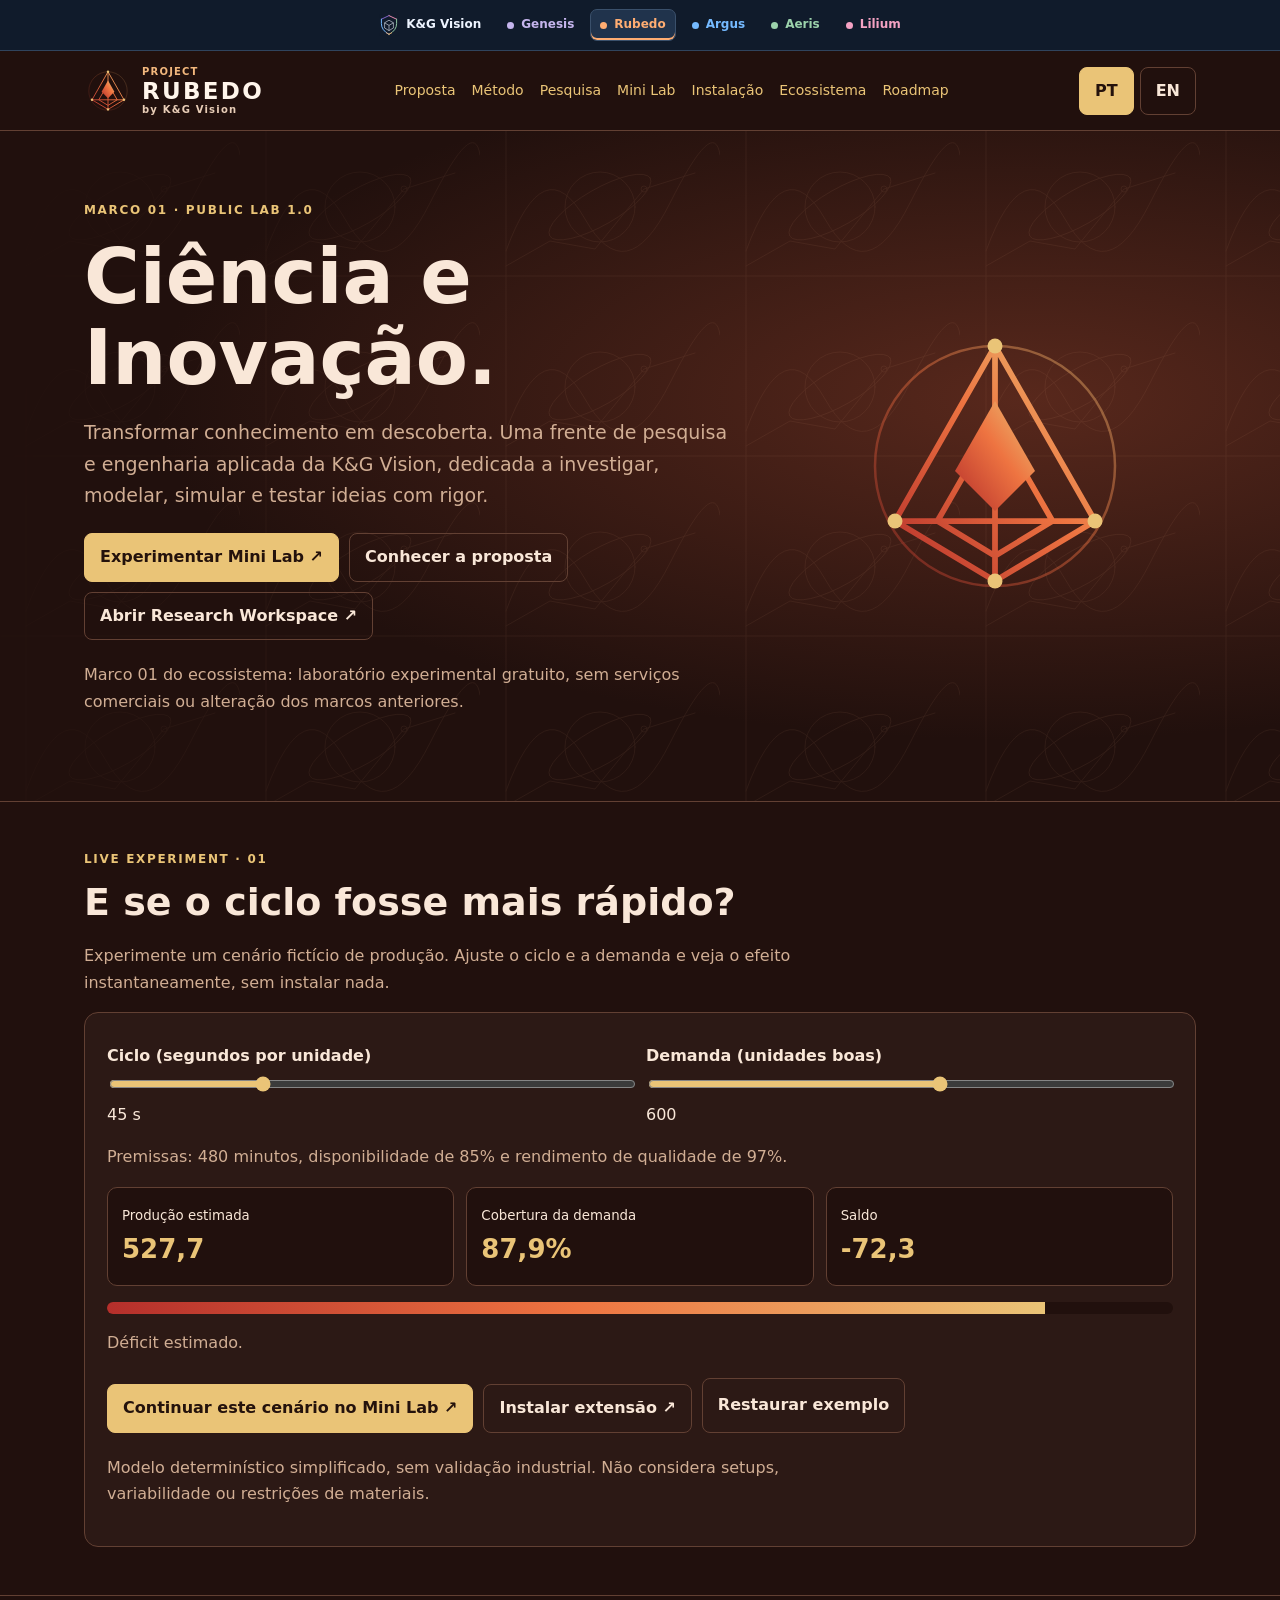
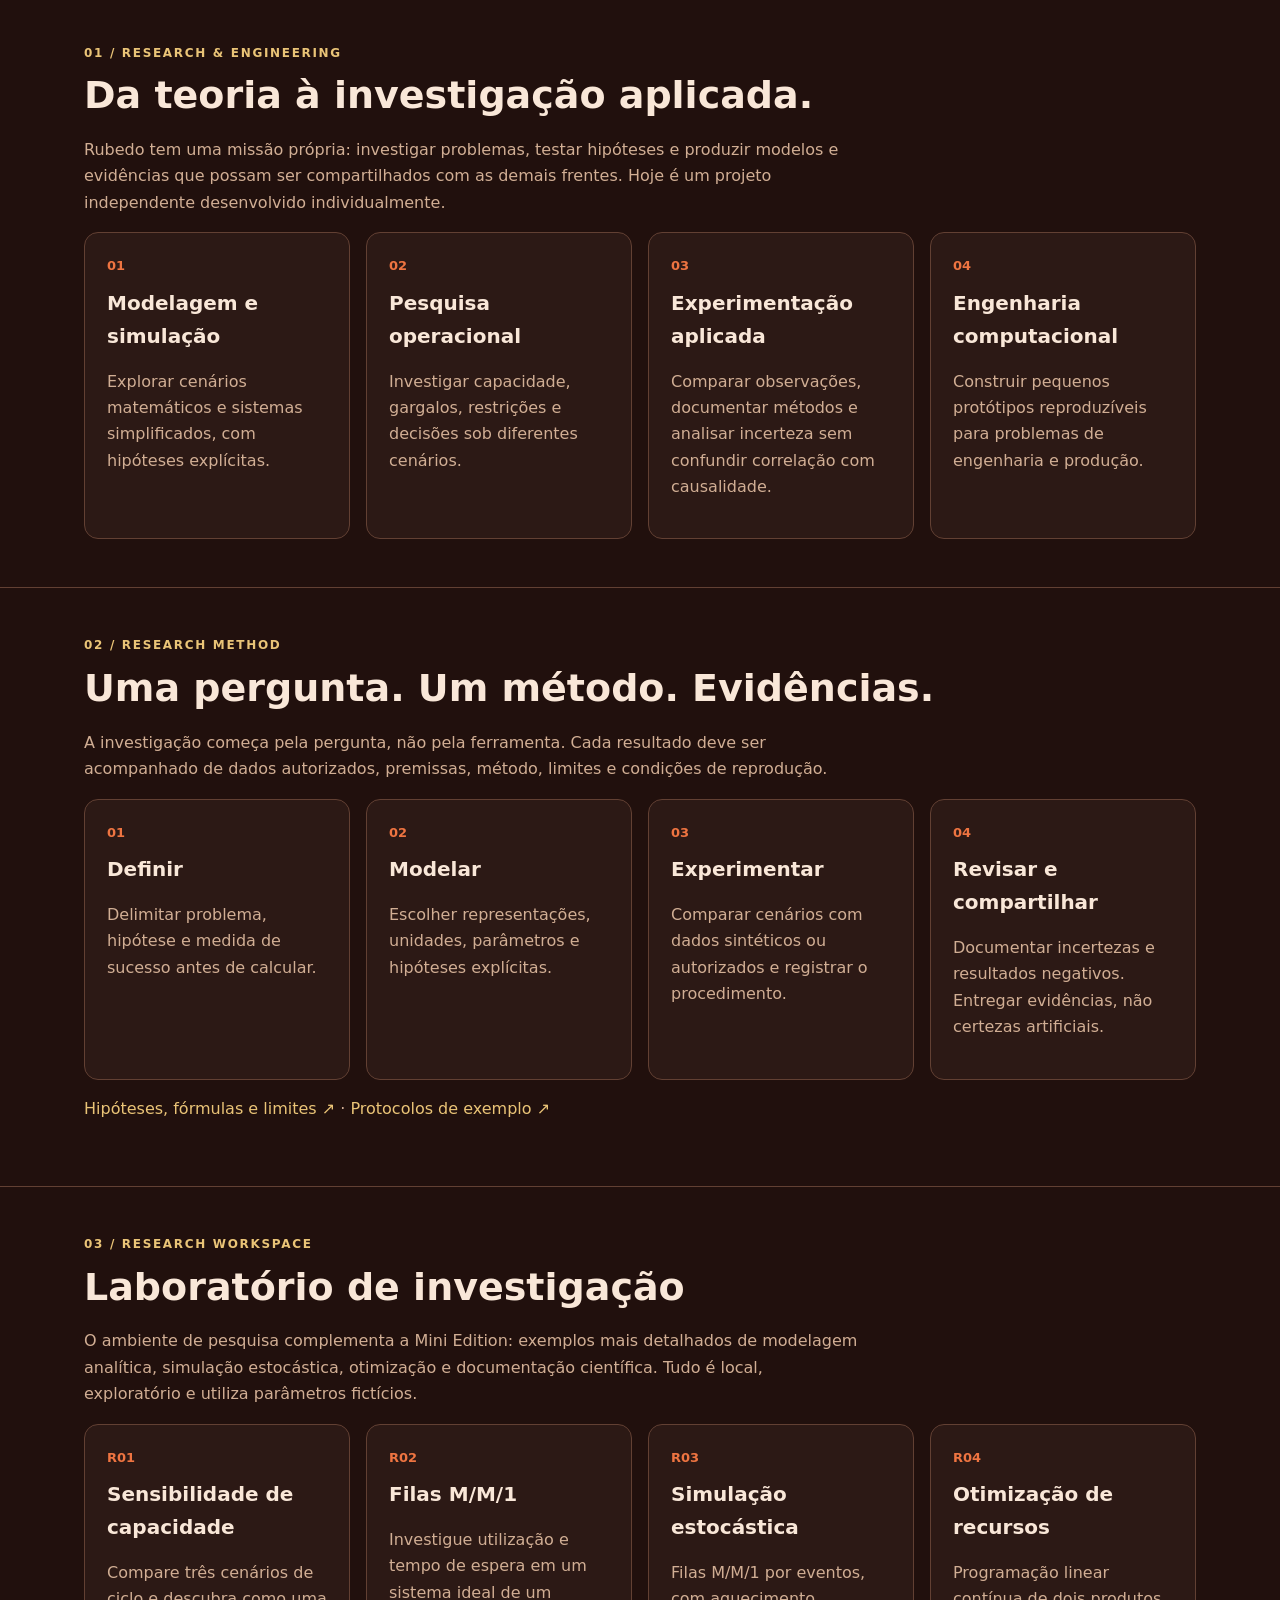
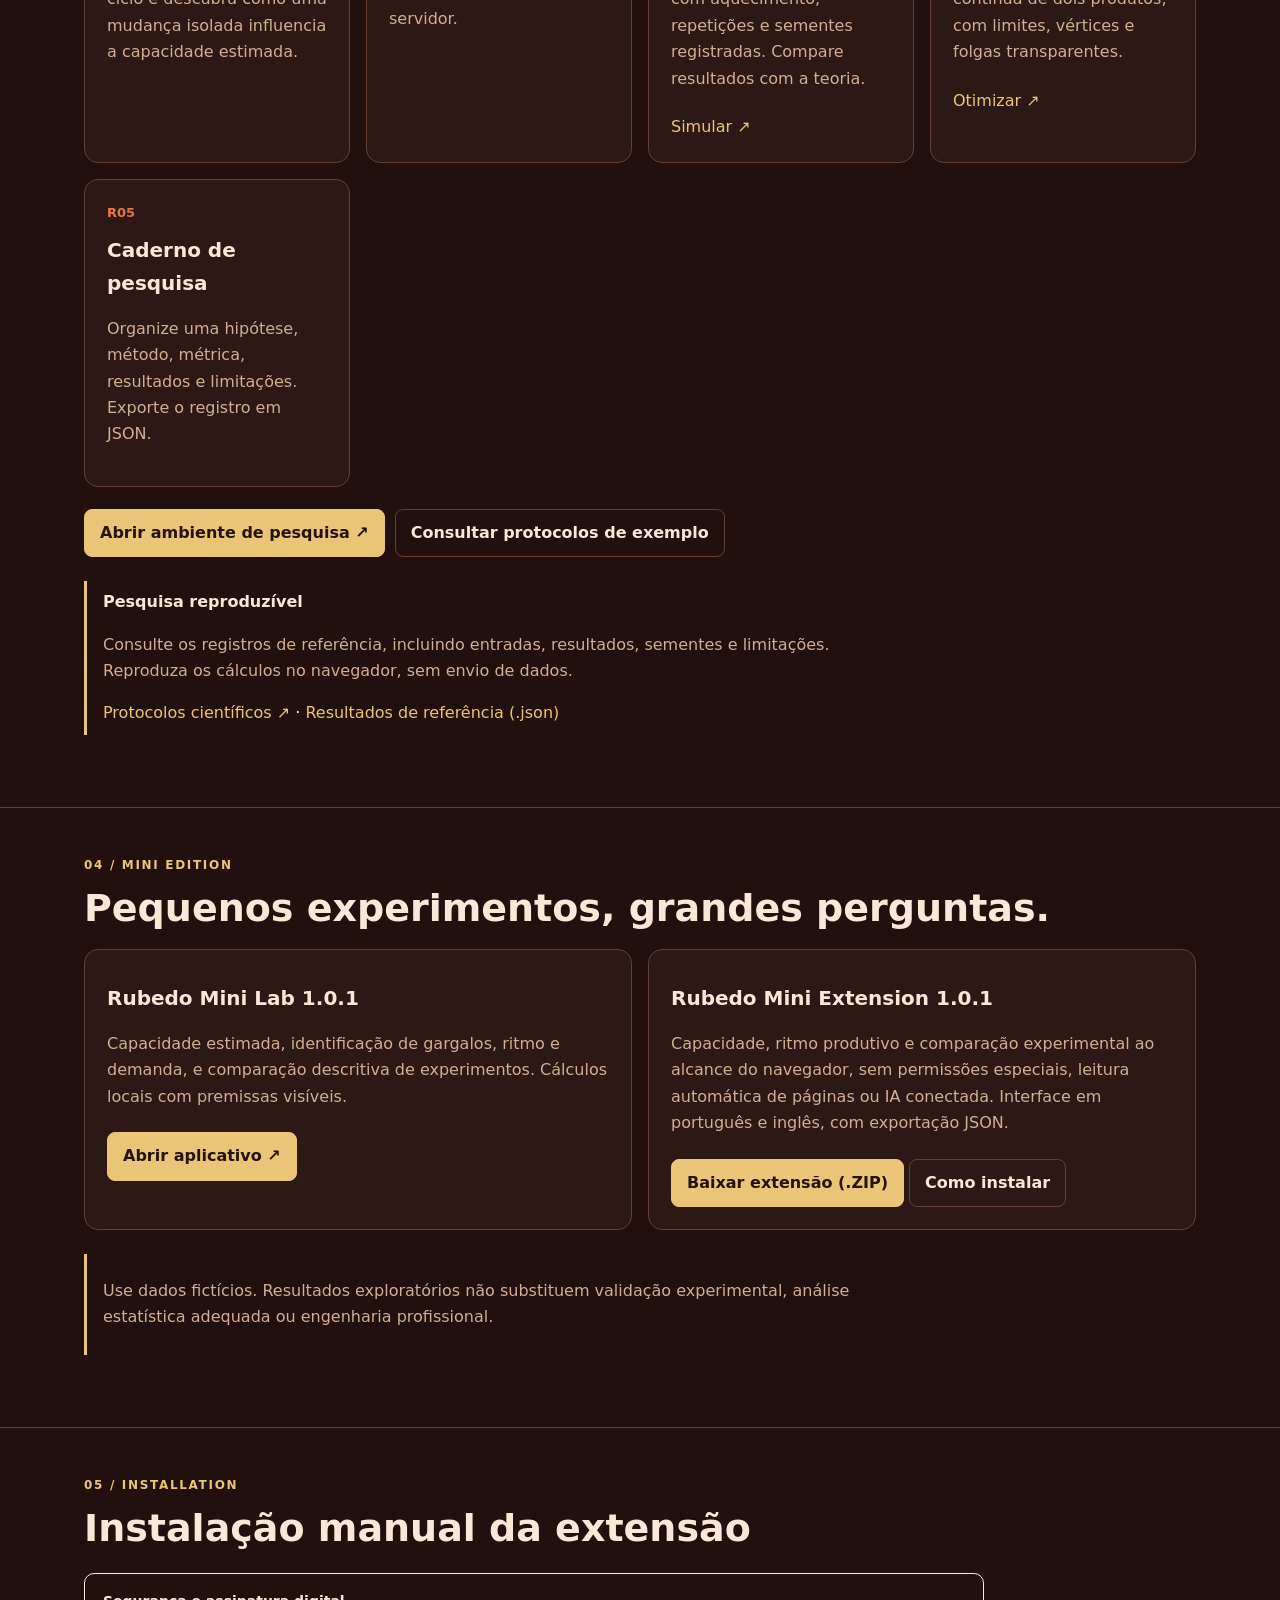
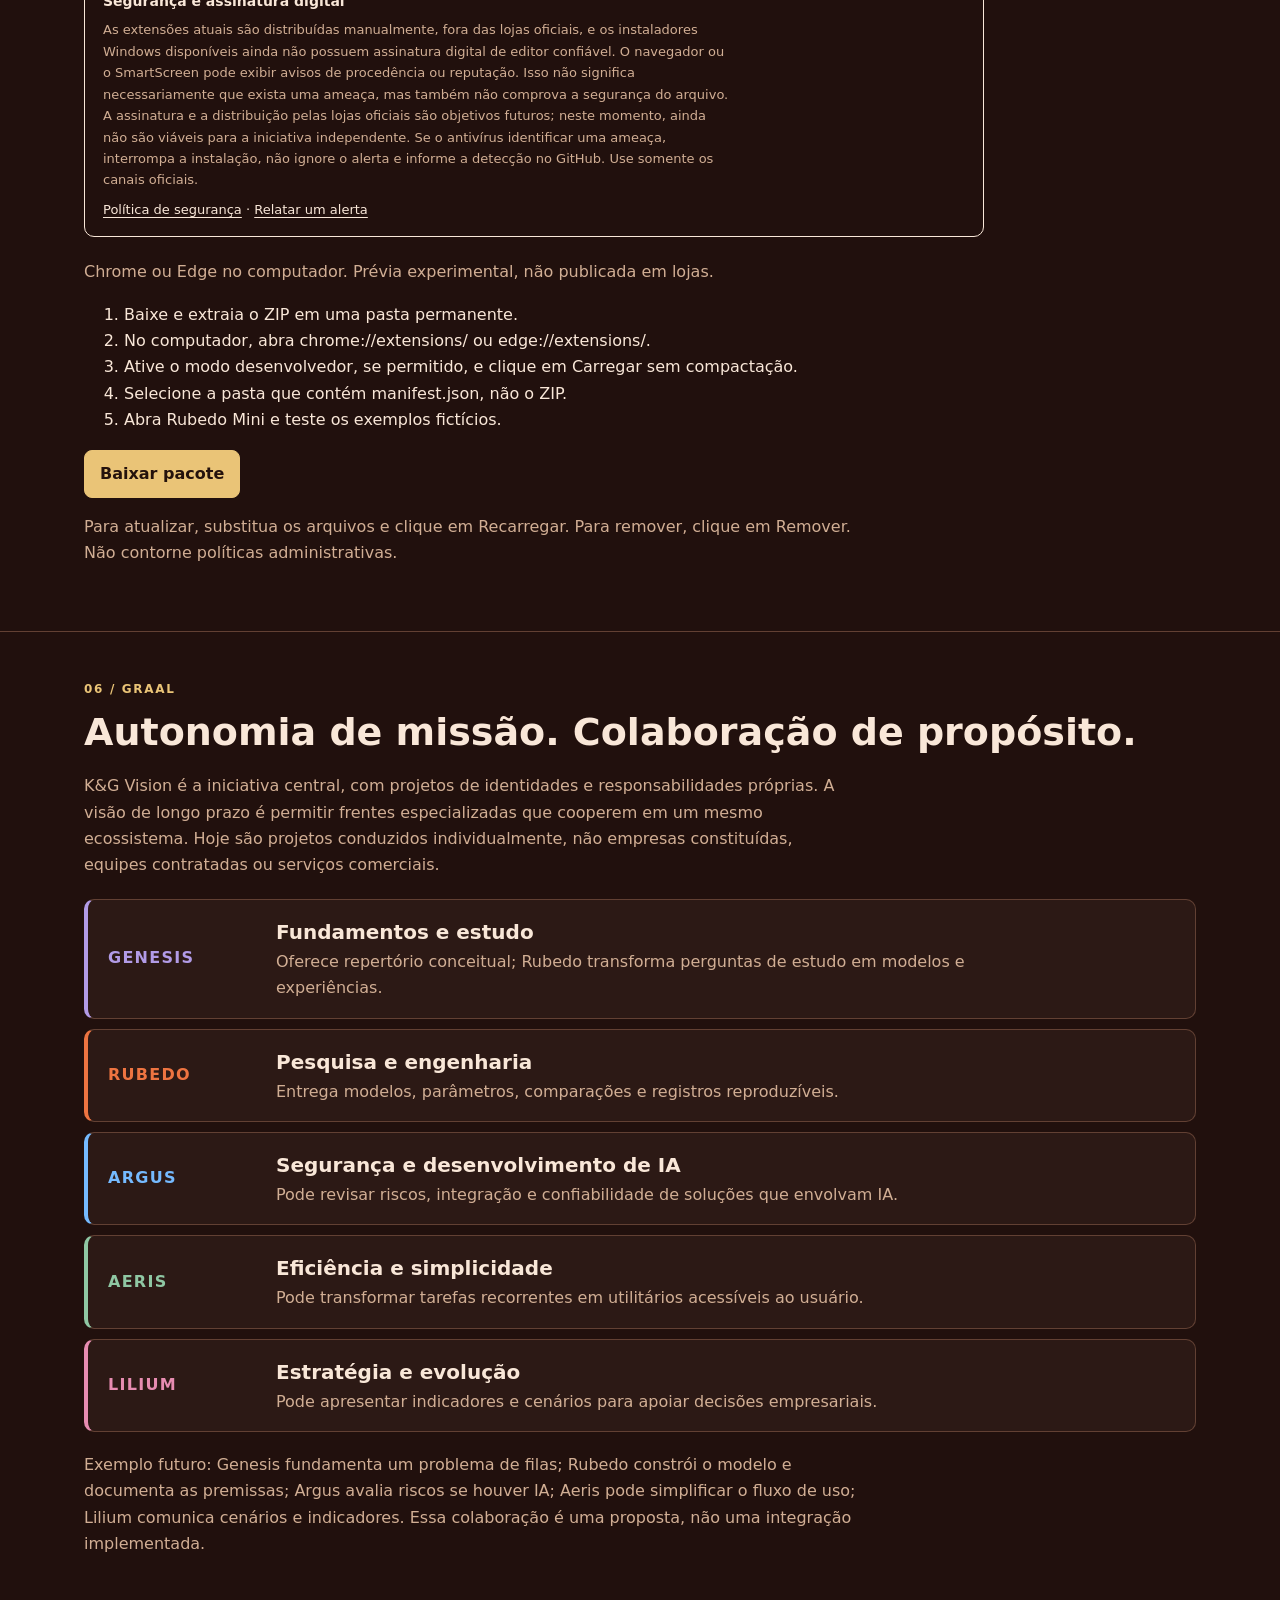
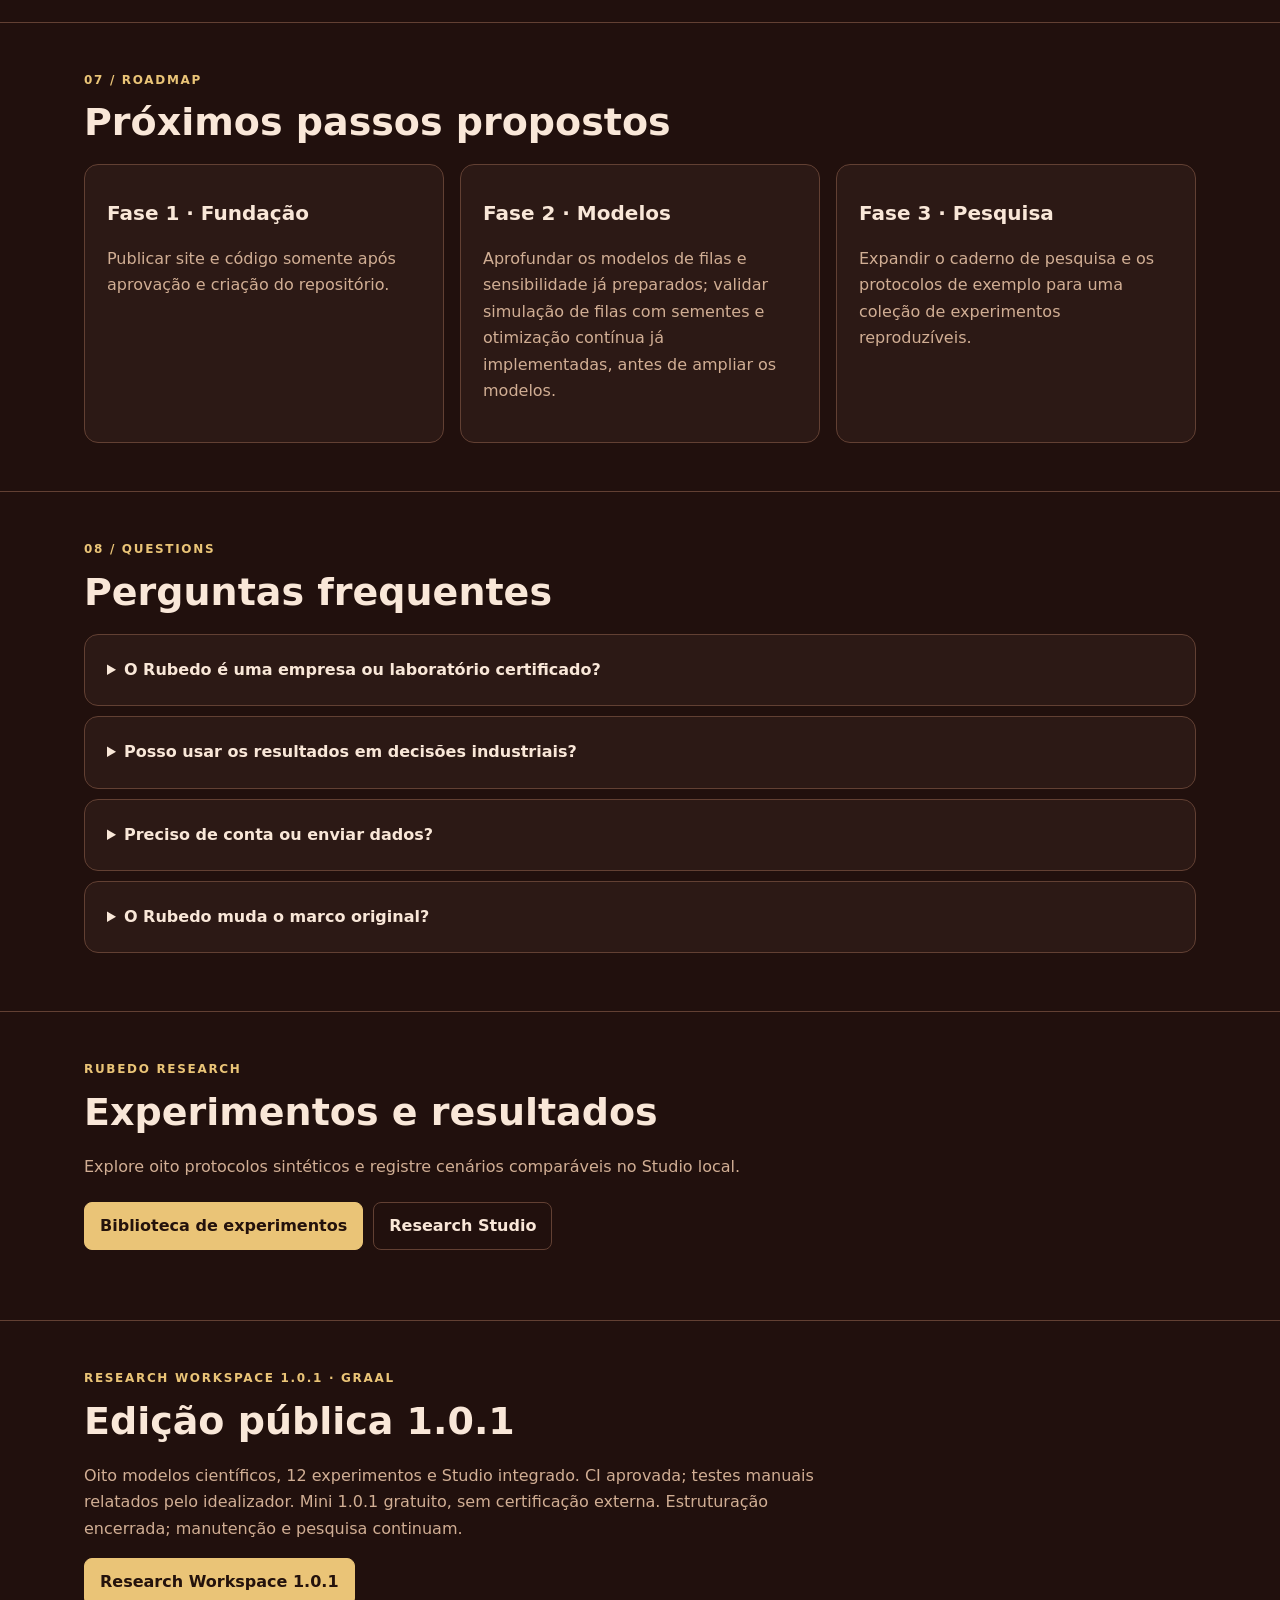
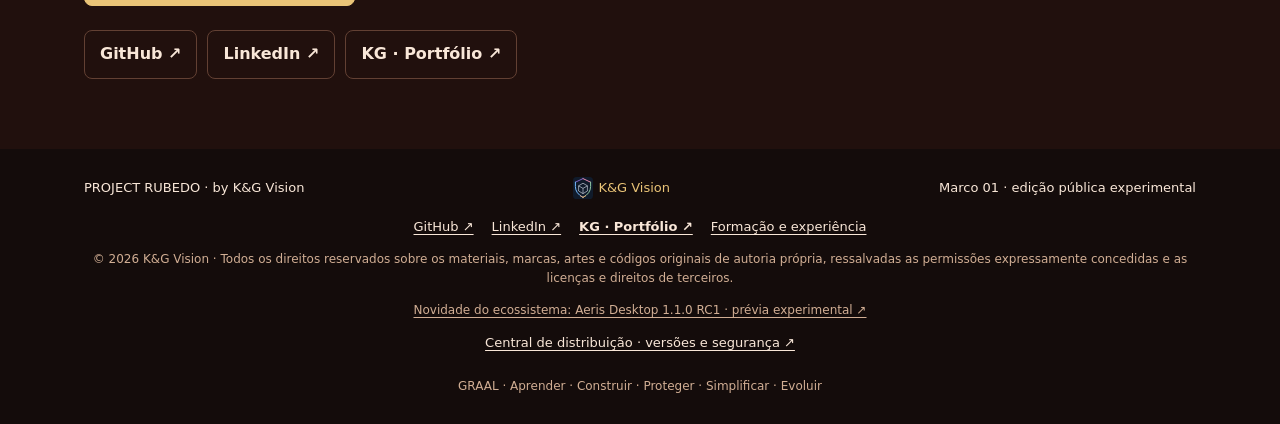
<file: index.html>
<!DOCTYPE html>

<html lang="pt-BR"><head><meta http-equiv="Content-Security-Policy" content="default-src 'self'; script-src 'self'; style-src 'self' 'unsafe-inline'; img-src 'self' data:; connect-src 'none'; object-src 'none'; base-uri 'none'; form-action 'none'; frame-src 'none'; font-src 'self'"><meta name="referrer" content="no-referrer"><meta charset="utf-8"/><meta content="width=device-width,initial-scale=1" name="viewport"/><meta content="Rubedo — iniciativa independente de pesquisa aplicada, simulação e inovação tecnológica." name="description"/><meta content="#21100D" name="theme-color"/><title>Project Rubedo — Ciência e Inovação | K&amp;G Vision</title><link href="assets/rubedo-symbol.svg" rel="icon" type="image/svg+xml"/><link href="assets/site.css" rel="stylesheet"/><style id="kg-graal-navigation-v2">
nav.kg-graal-bar{box-sizing:border-box!important;display:block!important;width:100%!important;max-width:none!important;margin:0!important;padding:0!important;background:#101B2B!important;color:#EDF4FF!important;border:0!important;border-bottom:1px solid #30445D!important;border-radius:0!important;overflow-x:auto!important;overflow-y:hidden!important;white-space:nowrap!important;scrollbar-width:thin;position:static!important;font:12px/1.3 system-ui,-apple-system,BlinkMacSystemFont,"Segoe UI",sans-serif!important}
nav.kg-graal-bar .kg-graal-inner{box-sizing:border-box!important;display:flex!important;align-items:center!important;justify-content:center!important;gap:6px!important;width:max-content!important;min-width:100%!important;max-width:none!important;margin:0 auto!important;padding:6px 20px!important}
nav.kg-graal-bar a{box-sizing:border-box!important;display:inline-flex!important;align-items:center!important;gap:7px!important;flex:none!important;white-space:nowrap!important;font:650 12px/1.3 system-ui,-apple-system,BlinkMacSystemFont,"Segoe UI",sans-serif!important;text-decoration:none!important;color:var(--graal-accent)!important;-webkit-text-fill-color:var(--graal-accent)!important;opacity:1!important;background:transparent!important;border:1px solid transparent!important;border-radius:7px!important;margin:0!important;padding:7px 9px!important;box-shadow:none!important}
nav.kg-graal-bar a::before,nav.kg-graal-bar a::after{content:none!important;display:none!important}
nav.kg-graal-bar a:hover,nav.kg-graal-bar a[aria-current]{background:#20334C!important;border-color:#3A506B!important}
nav.kg-graal-bar a[aria-current]{box-shadow:inset 0 -2px var(--graal-accent)!important}
nav.kg-graal-bar a:focus-visible{outline:2px solid var(--graal-accent)!important;outline-offset:-2px!important}
nav.kg-graal-bar .kg-graal-dot{display:block!important;width:7px!important;height:7px!important;flex:0 0 7px!important;border-radius:50%!important;background:var(--graal-accent)!important}
nav.kg-graal-bar .kg-graal-shield{display:block!important;width:20px!important;height:22px!important;max-width:none!important;flex:none!important;margin:0!important;object-fit:contain!important}
@media(max-width:650px){nav.kg-graal-bar .kg-graal-inner{padding:5px 10px!important;gap:3px!important}nav.kg-graal-bar a{padding:7px 8px!important}}
</style>

<style id="kg-subtle-hero-art">
@media screen {
.hero{position:relative;isolation:isolate;overflow:hidden}
.hero::before{content:"";position:absolute;inset:0;z-index:0;pointer-events:none;background:none;background-image:url("data:image/svg+xml,%3Csvg xmlns='http://www.w3.org/2000/svg' width='240' height='180' viewBox='0 0 240 180'%3E%3Cg fill='none' stroke='%23FFBB90' stroke-width='.85' stroke-linecap='round' stroke-linejoin='round'%3E%3Cpath d='M0 145H240M26 0V180M26 120Q64 16 105 88T190 72T240 24M26 135L70 110L115 118L164 58L215 42'/%3E%3Ccircle cx='120' cy='76' r='35'/%3E%3Cellipse cx='120' cy='76' rx='58' ry='18' transform='rotate(-30 120 76)'/%3E%3Ccircle cx='164' cy='58' r='3'/%3E%3C/g%3E%3C/svg%3E");background-repeat:repeat;background-size:240px 180px;opacity:0.075;mask-image:linear-gradient(100deg,transparent 0%,#000 38%,#000 100%);-webkit-mask-image:linear-gradient(100deg,transparent 0%,#000 38%,#000 100%)}
.hero>.wrap{position:relative;z-index:1}
@media(max-width:700px){.hero::before{opacity:calc(0.075 * .65);background-size:200px 150px;mask-image:linear-gradient(90deg,transparent,#000);-webkit-mask-image:linear-gradient(90deg,transparent,#000)}}
}
</style>
<!-- kg-distribution-notice-v1 -->
<style id="graal-experience-v1">#graal-skip-link{position:fixed!important;top:8px!important;left:12px!important;transform:translateY(calc(-100% - 20px));z-index:10000!important;background:#101B2B!important;color:#EDF4FF!important;padding:12px 16px!important;border:2px solid #EDF4FF!important;border-radius:6px;text-decoration:underline;max-width:calc(100% - 24px)}#graal-skip-link:focus{transform:none;outline:3px solid #EDF4FF!important;outline-offset:3px}#graal-skip-link:not(:focus){pointer-events:none}</style></head><body><a id="graal-skip-link" class="skip" href="#main" data-pt="Ir ao conteúdo" data-en="Skip to content">Ir ao conteúdo</a><nav class="kg-graal-bar" aria-label="K&amp;G Vision ecosystem"><div class="kg-graal-inner"><a href="https://kgasil.github.io/" style="--graal-accent:#EDF4FF"><img class="kg-graal-shield" src="assets/kg-symbol.svg" width="20" height="22" alt="">K&amp;G Vision</a><a href="https://kgasil.github.io/genesis/" style="--graal-accent:#C5B5ED"><i class="kg-graal-dot" aria-hidden="true"></i>Genesis</a><a href="https://kgasil.github.io/rubedo/" style="--graal-accent:#FFAD72" aria-current="page"><i class="kg-graal-dot" aria-hidden="true"></i>Rubedo</a><a href="https://kgasil.github.io/argus/" style="--graal-accent:#75BAFF"><i class="kg-graal-dot" aria-hidden="true"></i>Argus</a><a href="https://kgasil.github.io/aeris/" style="--graal-accent:#9BD2AB"><i class="kg-graal-dot" aria-hidden="true"></i>Aeris</a><a href="https://kgasil.github.io/lilium/" style="--graal-accent:#F4A2C3"><i class="kg-graal-dot" aria-hidden="true"></i>Lilium</a></div></nav><header class="header"><div class="wrap"><a class="brand" href="index.html"><img alt="" src="assets/rubedo-symbol.svg"/><span><small>PROJECT</small><strong>RUBEDO</strong><small>by K&amp;G Vision</small></span></a><nav class="local"><a data-en="Purpose" data-pt="Proposta" href="#proposta">Proposta</a><a data-en="Method" data-pt="Método" href="#metodo">Método</a><a data-en="Research" data-pt="Pesquisa" href="#pesquisa">Pesquisa</a><a data-en="Mini Lab" data-pt="Mini Lab" href="#lab">Mini Lab</a><a data-en="Install" data-pt="Instalação" href="#instalar">Instalação</a><a data-en="Ecosystem" data-pt="Ecossistema" href="#ecossistema">Ecossistema</a><a data-en="Roadmap" data-pt="Roadmap" href="#roadmap">Roadmap</a></nav><div class="language"><button aria-pressed="true" id="pt" aria-label="Português (Brasil)">PT</button><button aria-pressed="false" id="en" aria-label="English">EN</button></div></div></header><main id="main" tabindex="-1"><section class="hero"><div class="wrap"><div><div class="eyebrow" data-en="MILESTONE 01 · PUBLIC LAB 1.0" data-pt="MARCO 01 · PUBLIC LAB 1.0">MARCO 01 · PUBLIC LAB 1.0</div><h1 data-en="Science &amp; Innovation." data-pt="Ciência e Inovação.">Ciência e Inovação.</h1><p class="lead" data-en="Turning knowledge into discovery. An applied research and engineering initiative within K&amp;G Vision, dedicated to investigating, modeling, simulating and testing ideas rigorously." data-pt="Transformar conhecimento em descoberta. Uma frente de pesquisa e engenharia aplicada da K&amp;G Vision, dedicada a investigar, modelar, simular e testar ideias com rigor.">Transformar conhecimento em descoberta. Uma frente de pesquisa e engenharia aplicada da K&amp;G Vision, dedicada a investigar, modelar, simular e testar ideias com rigor.</p><div class="actions"><a class="btn primary" data-en="Try Mini Lab ↗" data-pt="Experimentar Mini Lab ↗" href="mini/index.html">Experimentar Mini Lab ↗</a><a class="btn" data-en="Explore the proposal" data-pt="Conhecer a proposta" href="#proposta">Conhecer a proposta</a><a class="btn" data-en="Open Research Workspace ↗" data-pt="Abrir Research Workspace ↗" href="research/index.html">Abrir Research Workspace ↗</a></div><p data-en="Ecosystem milestone 01: free experimental laboratory, no commercial services or change to earlier milestones." data-pt="Marco 01 do ecossistema: laboratório experimental gratuito, sem serviços comerciais ou alteração dos marcos anteriores.">Marco 01 do ecossistema: laboratório experimental gratuito, sem serviços comerciais ou alteração dos marcos anteriores.</p></div><img alt="Símbolo geométrico Rubedo" src="assets/rubedo-symbol.svg"/></div></section><section class="section" id="experimente"><div class="wrap"><div class="eyebrow">LIVE EXPERIMENT · 01</div><h2 data-pt="E se o ciclo fosse mais rápido?" data-en="What if the cycle were faster?">E se o ciclo fosse mais rápido?</h2><p data-pt="Experimente um cenário fictício de produção. Ajuste o ciclo e a demanda e veja o efeito instantaneamente, sem instalar nada." data-en="Try a synthetic production scenario. Adjust cycle time and demand to see the effect instantly, without installing anything.">Experimente um cenário fictício de produção. Ajuste o ciclo e a demanda e veja o efeito instantaneamente, sem instalar nada.</p><div class="card"><div class="fields"><div><label for="demo-cycle" data-pt="Ciclo (segundos por unidade)" data-en="Cycle (seconds per unit)">Ciclo (segundos por unidade)</label><input id="demo-cycle" type="range" min="15" max="120" step="5" value="45"><output id="demo-cycle-value">45 s</output></div><div><label for="demo-demand" data-pt="Demanda (unidades boas)" data-en="Demand (good units)">Demanda (unidades boas)</label><input id="demo-demand" type="range" min="100" max="1000" step="25" value="600"><output id="demo-demand-value">600</output></div></div><p data-pt="Premissas: 480 minutos, disponibilidade de 85% e rendimento de qualidade de 97%." data-en="Assumptions: 480 minutes, 85% availability and 97% good yield.">Premissas: 480 minutos, disponibilidade de 85% e rendimento de qualidade de 97%.</p><div class="demo-results" aria-live="polite"><div><small data-pt="Produção estimada" data-en="Estimated output">Produção estimada</small><strong id="demo-good">—</strong></div><div><small data-pt="Cobertura da demanda" data-en="Demand coverage">Cobertura da demanda</small><strong id="demo-coverage">—</strong></div><div><small data-pt="Saldo" data-en="Gap">Saldo</small><strong id="demo-gap">—</strong></div></div><div class="demo-track" role="progressbar" aria-label="Demand coverage" aria-valuemin="0" aria-valuemax="100" id="demo-track"><div id="demo-fill"></div></div><p id="demo-status" role="status"></p><div class="actions"><a class="btn primary" id="demo-open" href="mini/index.html#mode=takt&amp;cycle=45&amp;demand=600&amp;lang=pt" data-pt="Continuar este cenário no Mini Lab ↗" data-en="Continue this scenario in Mini Lab ↗">Continuar este cenário no Mini Lab ↗</a><a class="btn" href="#instalar" data-pt="Instalar extensão ↗" data-en="Install extension ↗">Instalar extensão ↗</a><button id="demo-reset" data-pt="Restaurar exemplo" data-en="Reset example">Restaurar exemplo</button></div><p data-pt="Modelo determinístico simplificado, sem validação industrial. Não considera setups, variabilidade ou restrições de materiais." data-en="Simplified deterministic model without industrial validation. Excludes setups, variability and material constraints.">Modelo determinístico simplificado, sem validação industrial. Não considera setups, variabilidade ou restrições de materiais.</p></div></div></section><section class="section" id="proposta"><div class="wrap"><div class="eyebrow">01 / RESEARCH &amp; ENGINEERING</div><h2 data-en="From theory to applied investigation." data-pt="Da teoria à investigação aplicada.">Da teoria à investigação aplicada.</h2><p data-en="Rubedo has its own mission: investigate problems, test hypotheses and produce models and evidence to share with other initiatives. Today it is an independently developed individual project." data-pt="Rubedo tem uma missão própria: investigar problemas, testar hipóteses e produzir modelos e evidências que possam ser compartilhados com as demais frentes. Hoje é um projeto independente desenvolvido individualmente.">Rubedo tem uma missão própria: investigar problemas, testar hipóteses e produzir modelos e evidências que possam ser compartilhados com as demais frentes. Hoje é um projeto independente desenvolvido individualmente.</p><div class="cards"><article class="card"><div class="num">01</div><h3 data-en="Modeling and simulation" data-pt="Modelagem e simulação">Modelagem e simulação</h3><p data-en="Explore mathematical scenarios and simplified systems with explicit assumptions." data-pt="Explorar cenários matemáticos e sistemas simplificados, com hipóteses explícitas.">Explorar cenários matemáticos e sistemas simplificados, com hipóteses explícitas.</p></article><article class="card"><div class="num">02</div><h3 data-en="Operations research" data-pt="Pesquisa operacional">Pesquisa operacional</h3><p data-en="Explore capacity, bottlenecks, constraints and decisions across scenarios." data-pt="Investigar capacidade, gargalos, restrições e decisões sob diferentes cenários.">Investigar capacidade, gargalos, restrições e decisões sob diferentes cenários.</p></article><article class="card"><div class="num">03</div><h3 data-en="Applied experimentation" data-pt="Experimentação aplicada">Experimentação aplicada</h3><p data-en="Compare observations, document methods and analyze uncertainty without confusing correlation with causation." data-pt="Comparar observações, documentar métodos e analisar incerteza sem confundir correlação com causalidade.">Comparar observações, documentar métodos e analisar incerteza sem confundir correlação com causalidade.</p></article><article class="card"><div class="num">04</div><h3 data-en="Computational engineering" data-pt="Engenharia computacional">Engenharia computacional</h3><p data-en="Build small reproducible prototypes for engineering and production problems." data-pt="Construir pequenos protótipos reproduzíveis para problemas de engenharia e produção.">Construir pequenos protótipos reproduzíveis para problemas de engenharia e produção.</p></article></div></div></section><section class="section" id="metodo"><div class="wrap"><div class="eyebrow">02 / RESEARCH METHOD</div><h2 data-en="One question. One method. Evidence." data-pt="Uma pergunta. Um método. Evidências.">Uma pergunta. Um método. Evidências.</h2><p data-en="Investigation begins with the question, not the tool. Every result should include authorized data, assumptions, method, limitations and reproduction conditions." data-pt="A investigação começa pela pergunta, não pela ferramenta. Cada resultado deve ser acompanhado de dados autorizados, premissas, método, limites e condições de reprodução.">A investigação começa pela pergunta, não pela ferramenta. Cada resultado deve ser acompanhado de dados autorizados, premissas, método, limites e condições de reprodução.</p><div class="cards"><article class="card"><div class="num">01</div><h3 data-en="Define" data-pt="Definir">Definir</h3><p data-en="Define the problem, hypothesis and success measure before calculation." data-pt="Delimitar problema, hipótese e medida de sucesso antes de calcular.">Delimitar problema, hipótese e medida de sucesso antes de calcular.</p></article><article class="card"><div class="num">02</div><h3 data-en="Model" data-pt="Modelar">Modelar</h3><p data-en="Choose representations, units, parameters and explicit assumptions." data-pt="Escolher representações, unidades, parâmetros e hipóteses explícitas.">Escolher representações, unidades, parâmetros e hipóteses explícitas.</p></article><article class="card"><div class="num">03</div><h3 data-en="Experiment" data-pt="Experimentar">Experimentar</h3><p data-en="Compare scenarios using synthetic or authorized data and record the procedure." data-pt="Comparar cenários com dados sintéticos ou autorizados e registrar o procedimento.">Comparar cenários com dados sintéticos ou autorizados e registrar o procedimento.</p></article><article class="card"><div class="num">04</div><h3 data-en="Review and share" data-pt="Revisar e compartilhar">Revisar e compartilhar</h3><p data-en="Document uncertainty and negative results. Deliver evidence, not artificial certainty." data-pt="Documentar incertezas e resultados negativos. Entregar evidências, não certezas artificiais.">Documentar incertezas e resultados negativos. Entregar evidências, não certezas artificiais.</p></article></div><p><a data-en="Assumptions, formulas and limitations ↗" data-pt="Hipóteses, fórmulas e limites ↗" href="docs/modelos.md">Hipóteses, fórmulas e limites ↗</a> · <a data-en="Example protocols ↗" data-pt="Protocolos de exemplo ↗" href="docs/experimentos.md">Protocolos de exemplo ↗</a></p></div></section><section class="section" id="pesquisa"><div class="wrap"><div class="eyebrow">03 / RESEARCH WORKSPACE</div><h2 data-en="Research workspace" data-pt="Laboratório de investigação">Laboratório de investigação</h2><p data-en="The research workspace complements the Mini Edition with more detailed analytical models and scientific documentation. Everything runs locally with synthetic parameters." data-pt="O ambiente de pesquisa complementa a Mini Edition: exemplos mais detalhados de modelagem analítica, simulação estocástica, otimização e documentação científica. Tudo é local, exploratório e utiliza parâmetros fictícios.">O ambiente de pesquisa complementa a Mini Edition: exemplos mais detalhados de modelagem analítica, simulação estocástica, otimização e documentação científica. Tudo é local, exploratório e utiliza parâmetros fictícios.</p><div class="cards"><article class="card"><div class="num">R01</div><h3 data-en="Capacity sensitivity" data-pt="Sensibilidade de capacidade">Sensibilidade de capacidade</h3><p data-en="Compare three cycle-time scenarios and explore the effect of one isolated change on estimated capacity." data-pt="Compare três cenários de ciclo e descubra como uma mudança isolada influencia a capacidade estimada.">Compare três cenários de ciclo e descubra como uma mudança isolada influencia a capacidade estimada.</p></article><article class="card"><div class="num">R02</div><h3 data-en="M/M/1 queues" data-pt="Filas M/M/1">Filas M/M/1</h3><p data-en="Explore utilization and waiting times in an ideal one-server system." data-pt="Investigue utilização e tempo de espera em um sistema ideal de um servidor.">Investigue utilização e tempo de espera em um sistema ideal de um servidor.</p></article><article class="card"><div class="num">R03</div><h3 data-en="Stochastic simulation" data-pt="Simulação estocástica">Simulação estocástica</h3><p data-en="Event-based M/M/1 queues with warmup, replications and recorded seeds. Compare results to theory." data-pt="Filas M/M/1 por eventos, com aquecimento, repetições e sementes registradas. Compare resultados com a teoria.">Filas M/M/1 por eventos, com aquecimento, repetições e sementes registradas. Compare resultados com a teoria.</p><a data-en="Simulate ↗" data-pt="Simular ↗" href="research/index.html#simulacao">Simular ↗</a></article><article class="card"><div class="num">R04</div><h3 data-en="Resource optimization" data-pt="Otimização de recursos">Otimização de recursos</h3><p data-en="Continuous two-product linear programming with transparent limits, vertices and slack." data-pt="Programação linear contínua de dois produtos, com limites, vértices e folgas transparentes.">Programação linear contínua de dois produtos, com limites, vértices e folgas transparentes.</p><a data-en="Optimize ↗" data-pt="Otimizar ↗" href="research/index.html#otimizacao">Otimizar ↗</a></article><article class="card"><div class="num">R05</div><h3 data-en="Research notebook" data-pt="Caderno de pesquisa">Caderno de pesquisa</h3><p data-en="Record a hypothesis, method, metric, results and limitations. Export a JSON record." data-pt="Organize uma hipótese, método, métrica, resultados e limitações. Exporte o registro em JSON.">Organize uma hipótese, método, métrica, resultados e limitações. Exporte o registro em JSON.</p></article></div><div class="actions"><a class="btn primary" data-en="Open research workspace ↗" data-pt="Abrir ambiente de pesquisa ↗" href="research/index.html">Abrir ambiente de pesquisa ↗</a><a class="btn" data-en="View example protocols" data-pt="Consultar protocolos de exemplo" href="docs/experimentos.md">Consultar protocolos de exemplo</a></div><div class="notice"><strong data-en="Reproducible research" data-pt="Pesquisa reproduzível">Pesquisa reproduzível</strong><p data-en="Explore reference records including inputs, results, seeds and limitations. Reproduce calculations in the browser without transmitting data." data-pt="Consulte os registros de referência, incluindo entradas, resultados, sementes e limitações. Reproduza os cálculos no navegador, sem envio de dados.">Consulte os registros de referência, incluindo entradas, resultados, sementes e limitações. Reproduza os cálculos no navegador, sem envio de dados.</p><a data-en="Research protocols ↗" data-pt="Protocolos científicos ↗" href="docs/experimentos.md">Protocolos científicos ↗</a> · <a data-en="Reference results (.json)" data-pt="Resultados de referência (.json)" href="examples/reference-results.json">Resultados de referência (.json)</a></div></div></section><section class="section" id="lab"><div class="wrap"><div class="eyebrow">04 / MINI EDITION</div><h2 data-en="Small experiments, big questions." data-pt="Pequenos experimentos, grandes perguntas.">Pequenos experimentos, grandes perguntas.</h2><div class="cards"><article class="card"><h3>Rubedo Mini Lab 1.0.1</h3><p data-en="Estimated capacity, bottleneck identification and descriptive experiment comparisons. Local calculations with explicit assumptions." data-pt="Capacidade estimada, identificação de gargalos, ritmo e demanda, e comparação descritiva de experimentos. Cálculos locais com premissas visíveis.">Capacidade estimada, identificação de gargalos, ritmo e demanda, e comparação descritiva de experimentos. Cálculos locais com premissas visíveis.</p><a class="btn primary" data-en="Open application ↗" data-pt="Abrir aplicativo ↗" href="mini/index.html">Abrir aplicativo ↗</a></article><article class="card"><h3>Rubedo Mini Extension 1.0.1</h3><p data-en="Capacity and experiment comparison in your browser, without special permissions, automatic page access or connected AI. Portuguese and English interface, with JSON export." data-pt="Capacidade, ritmo produtivo e comparação experimental ao alcance do navegador, sem permissões especiais, leitura automática de páginas ou IA conectada. Interface em português e inglês, com exportação JSON.">Capacidade, ritmo produtivo e comparação experimental ao alcance do navegador, sem permissões especiais, leitura automática de páginas ou IA conectada. Interface em português e inglês, com exportação JSON.</p><a class="btn primary" data-en="Download extension (.ZIP)" data-pt="Baixar extensão (.ZIP)" href="https://kgasil.github.io/rubedo/downloads/Rubedo-Mini-v1.0.1-install.zip">Baixar extensão (.ZIP)</a> <a class="btn" data-en="How to install" data-pt="Como instalar" href="#instalar">Como instalar</a></article></div><div class="notice"><p data-en="Use synthetic data. Exploratory results do not replace experimental validation, appropriate statistical analysis or professional engineering." data-pt="Use dados fictícios. Resultados exploratórios não substituem validação experimental, análise estatística adequada ou engenharia profissional.">Use dados fictícios. Resultados exploratórios não substituem validação experimental, análise estatística adequada ou engenharia profissional.</p></div></div></section><section class="section" id="instalar"><div class="wrap"><div class="eyebrow">05 / INSTALLATION</div><h2 data-en="Manual extension installation" data-pt="Instalação manual da extensão">Instalação manual da extensão</h2><aside class="kg-distribution-notice" role="note" style="margin:22px 0;padding:16px 18px;border:1px solid currentColor;border-radius:10px;font-size:13px;line-height:1.65;max-width:900px;overflow-wrap:anywhere"><strong style="display:block;margin-bottom:6px;font-size:14px" data-pt="Segurança e assinatura digital" data-en="Security and digital signing">Segurança e assinatura digital</strong><p style="margin:0 0 8px" data-pt="As extensões atuais são distribuídas manualmente, fora das lojas oficiais, e os instaladores Windows disponíveis ainda não possuem assinatura digital de editor confiável. O navegador ou o SmartScreen pode exibir avisos de procedência ou reputação. Isso não significa necessariamente que exista uma ameaça, mas também não comprova a segurança do arquivo. A assinatura e a distribuição pelas lojas oficiais são objetivos futuros; neste momento, ainda não são viáveis para a iniciativa independente. Se o antivírus identificar uma ameaça, interrompa a instalação, não ignore o alerta e informe a detecção no GitHub. Use somente os canais oficiais." data-en="Current extensions are distributed manually outside official stores, and available Windows installers do not yet have a trusted publisher digital signature. The browser or SmartScreen may show origin or reputation warnings. This does not necessarily indicate a threat, but it does not establish file safety either. Signing and official store distribution are future goals and are not currently feasible for this independent initiative. If antivirus software detects a threat, stop installation, do not bypass the warning, and report the detection on GitHub. Use official channels only.">As extensões atuais são distribuídas manualmente, fora das lojas oficiais, e os instaladores Windows disponíveis ainda não possuem assinatura digital de editor confiável. O navegador ou o SmartScreen pode exibir avisos de procedência ou reputação. Isso não significa necessariamente que exista uma ameaça, mas também não comprova a segurança do arquivo. A assinatura e a distribuição pelas lojas oficiais são objetivos futuros; neste momento, ainda não são viáveis para a iniciativa independente. Se o antivírus identificar uma ameaça, interrompa a instalação, não ignore o alerta e informe a detecção no GitHub. Use somente os canais oficiais.</p><a href="https://github.com/Kgasil/rubedo/blob/main/SECURITY.md" style="color:inherit;text-decoration:underline;text-underline-offset:3px" data-pt="Política de segurança" data-en="Security policy">Política de segurança</a> · <a href="https://github.com/Kgasil/rubedo/issues" style="color:inherit;text-decoration:underline;text-underline-offset:3px" data-pt="Relatar um alerta" data-en="Report a warning">Relatar um alerta</a></aside><p data-en="Desktop Chrome or Edge. Experimental preview, not published in stores." data-pt="Chrome ou Edge no computador. Prévia experimental, não publicada em lojas.">Chrome ou Edge no computador. Prévia experimental, não publicada em lojas.</p><ol><li data-en="Download and extract the ZIP into a permanent folder." data-pt="Baixe e extraia o ZIP em uma pasta permanente.">Baixe e extraia o ZIP em uma pasta permanente.</li><li data-en="On a desktop, open chrome://extensions/ or edge://extensions/." data-pt="No computador, abra chrome://extensions/ ou edge://extensions/.">No computador, abra chrome://extensions/ ou edge://extensions/.</li><li data-en="Enable Developer mode if permitted and choose Load unpacked." data-pt="Ative o modo desenvolvedor, se permitido, e clique em Carregar sem compactação.">Ative o modo desenvolvedor, se permitido, e clique em Carregar sem compactação.</li><li data-en="Select the folder containing manifest.json, not the ZIP." data-pt="Selecione a pasta que contém manifest.json, não o ZIP.">Selecione a pasta que contém manifest.json, não o ZIP.</li><li data-en="Open Rubedo Mini and test the synthetic examples." data-pt="Abra Rubedo Mini e teste os exemplos fictícios.">Abra Rubedo Mini e teste os exemplos fictícios.</li></ol><a class="btn primary" data-en="Download package" data-pt="Baixar pacote" href="https://kgasil.github.io/rubedo/downloads/Rubedo-Mini-v1.0.1-install.zip">Baixar pacote</a><p data-en="To update, replace files and click Reload. To uninstall, click Remove. Do not bypass administrative policies." data-pt="Para atualizar, substitua os arquivos e clique em Recarregar. Para remover, clique em Remover. Não contorne políticas administrativas.">Para atualizar, substitua os arquivos e clique em Recarregar. Para remover, clique em Remover. Não contorne políticas administrativas.</p></div></section><section class="section" id="ecossistema"><div class="wrap"><div class="eyebrow">06 / GRAAL</div><h2 data-en="Independent missions. Shared purpose." data-pt="Autonomia de missão. Colaboração de propósito.">Autonomia de missão. Colaboração de propósito.</h2><p data-en="K&amp;G Vision is the central initiative, with projects that have distinct identities and responsibilities. The long-term vision is to enable specialized initiatives to cooperate within one ecosystem. Today these are individually developed projects, not incorporated companies, hired teams or commercial services." data-pt="K&amp;G Vision é a iniciativa central, com projetos de identidades e responsabilidades próprias. A visão de longo prazo é permitir frentes especializadas que cooperem em um mesmo ecossistema. Hoje são projetos conduzidos individualmente, não empresas constituídas, equipes contratadas ou serviços comerciais.">K&amp;G Vision é a iniciativa central, com projetos de identidades e responsabilidades próprias. A visão de longo prazo é permitir frentes especializadas que cooperem em um mesmo ecossistema. Hoje são projetos conduzidos individualmente, não empresas constituídas, equipes contratadas ou serviços comerciais.</p><div class="ecosystem-rows"><article class="eco-row" style="--project:#B29BE6"><strong>GENESIS</strong><div><h3 data-en="Foundations and self-study" data-pt="Fundamentos e estudo">Fundamentos e estudo</h3><p data-en="Provides conceptual foundations; Rubedo turns study questions into models and experiments." data-pt="Oferece repertório conceitual; Rubedo transforma perguntas de estudo em modelos e experiências.">Oferece repertório conceitual; Rubedo transforma perguntas de estudo em modelos e experiências.</p></div></article><article class="eco-row" style="--project:#EE7441"><strong>RUBEDO</strong><div><h3 data-en="Research and engineering" data-pt="Pesquisa e engenharia">Pesquisa e engenharia</h3><p data-en="Delivers models, parameters, comparisons and reproducible records." data-pt="Entrega modelos, parâmetros, comparações e registros reproduzíveis.">Entrega modelos, parâmetros, comparações e registros reproduzíveis.</p></div></article><article class="eco-row" style="--project:#75BAFF"><strong>ARGUS</strong><div><h3 data-en="AI security and development" data-pt="Segurança e desenvolvimento de IA">Segurança e desenvolvimento de IA</h3><p data-en="Can review risks, integration and reliability of AI-related solutions." data-pt="Pode revisar riscos, integração e confiabilidade de soluções que envolvam IA.">Pode revisar riscos, integração e confiabilidade de soluções que envolvam IA.</p></div></article><article class="eco-row" style="--project:#8FC7A3"><strong>AERIS</strong><div><h3 data-en="Efficiency and simplicity" data-pt="Eficiência e simplicidade">Eficiência e simplicidade</h3><p data-en="Can turn recurring tasks into accessible utilities." data-pt="Pode transformar tarefas recorrentes em utilitários acessíveis ao usuário.">Pode transformar tarefas recorrentes em utilitários acessíveis ao usuário.</p></div></article><article class="eco-row" style="--project:#E78CB1"><strong>LILIUM</strong><div><h3 data-en="Strategy and evolution" data-pt="Estratégia e evolução">Estratégia e evolução</h3><p data-en="Can present indicators and scenarios to support business decisions." data-pt="Pode apresentar indicadores e cenários para apoiar decisões empresariais.">Pode apresentar indicadores e cenários para apoiar decisões empresariais.</p></div></article></div><p data-en="Future example: Genesis establishes the foundations of a queue problem; Rubedo builds the model and documents assumptions; Argus reviews risks if AI is involved; Aeris can simplify usage; Lilium communicates scenarios and indicators. This collaboration is a proposal, not an implemented integration." data-pt="Exemplo futuro: Genesis fundamenta um problema de filas; Rubedo constrói o modelo e documenta as premissas; Argus avalia riscos se houver IA; Aeris pode simplificar o fluxo de uso; Lilium comunica cenários e indicadores. Essa colaboração é uma proposta, não uma integração implementada.">Exemplo futuro: Genesis fundamenta um problema de filas; Rubedo constrói o modelo e documenta as premissas; Argus avalia riscos se houver IA; Aeris pode simplificar o fluxo de uso; Lilium comunica cenários e indicadores. Essa colaboração é uma proposta, não uma integração implementada.</p></div></section><section class="section" id="roadmap"><div class="wrap"><div class="eyebrow">07 / ROADMAP</div><h2 data-en="Proposed next steps" data-pt="Próximos passos propostos">Próximos passos propostos</h2><div class="cards"><article class="card"><h3 data-en="Phase 1 · Foundation" data-pt="Fase 1 · Fundação">Fase 1 · Fundação</h3><p data-en="Publish website and source only after approval and repository creation." data-pt="Publicar site e código somente após aprovação e criação do repositório.">Publicar site e código somente após aprovação e criação do repositório.</p></article><article class="card"><h3 data-en="Phase 2 · Models" data-pt="Fase 2 · Modelos">Fase 2 · Modelos</h3><p data-en="Expand the prepared queue and sensitivity models; add discrete-event simulation and optimization after validation." data-pt="Aprofundar os modelos de filas e sensibilidade já preparados; validar simulação de filas com sementes e otimização contínua já implementadas, antes de ampliar os modelos.">Aprofundar os modelos de filas e sensibilidade já preparados; validar simulação de filas com sementes e otimização contínua já implementadas, antes de ampliar os modelos.</p></article><article class="card"><h3 data-en="Phase 3 · Research" data-pt="Fase 3 · Pesquisa">Fase 3 · Pesquisa</h3><p data-en="Expand the research notebook and example protocols into a collection of reproducible experiments." data-pt="Expandir o caderno de pesquisa e os protocolos de exemplo para uma coleção de experimentos reproduzíveis.">Expandir o caderno de pesquisa e os protocolos de exemplo para uma coleção de experimentos reproduzíveis.</p></article></div></div></section><section class="section" id="faq"><div class="wrap"><div class="eyebrow">08 / QUESTIONS</div><h2 data-en="Frequently asked questions" data-pt="Perguntas frequentes">Perguntas frequentes</h2><details class="card faq"><summary data-en="Is Rubedo a company or certified laboratory?" data-pt="O Rubedo é uma empresa ou laboratório certificado?">O Rubedo é uma empresa ou laboratório certificado?</summary><p data-en="No. It is an individually developed independent research and engineering proposal within K&amp;G Vision." data-pt="Não. É uma iniciativa independente de pesquisa e engenharia conduzida individualmente, vinculada à iniciativa K&amp;G Vision.">Não. É uma iniciativa independente de pesquisa e engenharia conduzida individualmente, vinculada à iniciativa K&amp;G Vision.</p></details><details class="card faq"><summary data-en="Can I use the results for industrial decisions?" data-pt="Posso usar os resultados em decisões industriais?">Posso usar os resultados em decisões industriais?</summary><p data-en="Models are exploratory demonstrations with simplified assumptions. Real decisions require appropriate data, validation and professional analysis." data-pt="Os modelos são demonstrações exploratórias com premissas simplificadas. Decisões reais exigem dados, validação e análise profissional adequadas.">Os modelos são demonstrações exploratórias com premissas simplificadas. Decisões reais exigem dados, validação e análise profissional adequadas.</p></details><details class="card faq"><summary data-en="Do I need an account or need to upload data?" data-pt="Preciso de conta ou enviar dados?">Preciso de conta ou enviar dados?</summary><p data-en="No. Calculations and the notebook run locally. Records are exported only by explicit action; use synthetic or authorized data." data-pt="Não. Os cálculos e o caderno rodam localmente. O registro só é exportado por ação explícita; use dados fictícios ou autorizados.">Não. Os cálculos e o caderno rodam localmente. O registro só é exportado por ação explícita; use dados fictícios ou autorizados.</p></details><details class="card faq"><summary data-en="Does Rubedo change the original milestone?" data-pt="O Rubedo muda o marco original?">O Rubedo muda o marco original?</summary><p data-en="No. It is an additional proposal; previous versions and deliverables remain unchanged." data-pt="Não. Integra o marco 01; as versões e entregas anteriores permanecem como estão.">Não. Integra o marco 01; as versões e entregas anteriores permanecem como estão.</p></details></div></section><section class="section" id="research-studio"><div class="wrap"><div class="eyebrow">RUBEDO RESEARCH</div><h2 data-pt="Experimentos e resultados" data-en="Experiments and results">Experimentos e resultados</h2><p data-pt="Explore oito protocolos sintéticos e registre cenários comparáveis no Studio local." data-en="Explore eight synthetic protocols and record comparable scenarios in the local Studio.">Explore oito protocolos sintéticos e registre cenários comparáveis no Studio local.</p><div class="actions"><a class="btn primary" href="research/index.html#biblioteca" data-pt="Biblioteca de experimentos" data-en="Experiment library">Biblioteca de experimentos</a><a class="btn" href="research/index.html#studio">Research Studio</a></div></div></section><section class="section" id="lancamento"><div class="wrap"><div class="eyebrow">RESEARCH WORKSPACE 1.0.1 · GRAAL</div><h2 data-pt="Edição pública 1.0.1" data-en="Public edition 1.0.1">Edição pública 1.0.1</h2><p data-pt="Oito modelos científicos, 12 experimentos e Studio integrado. CI aprovada; testes manuais relatados pelo idealizador. Mini 1.0.1 gratuito, sem certificação externa. Estruturação encerrada; manutenção e pesquisa continuam." data-en="Eight scientific models, 12 experiments and integrated Studio. CI passed; manual acceptance reported by maintainer. Free Mini 1.0.1, no external certification. Structuring closed; maintenance and research continue.">Oito modelos científicos, 12 experimentos e Studio integrado. CI aprovada; testes manuais relatados pelo idealizador. Mini 1.0.1 gratuito, sem certificação externa. Estruturação encerrada; manutenção e pesquisa continuam.</p><a class="btn primary" href="research/index.html">Research Workspace 1.0.1</a><div class="actions kg-final-social" style="display:flex;align-items:center;flex-wrap:wrap;gap:10px;margin-top:24px"><a class="btn" href="https://github.com/Kgasil/rubedo">GitHub ↗</a><a class="btn" href="https://www.linkedin.com/in/kaio-gabriel-da-silva">LinkedIn ↗</a><a class="btn" href="https://kgasil.github.io/portfolio/" data-pt="KG · Portfólio ↗" data-en="KG · Portfolio ↗">KG · Portfólio ↗</a></div></div></section></main><footer class="footer"><div class="wrap"><span>PROJECT RUBEDO · by K&amp;G Vision</span><a href="https://kgasil.github.io/"><img src="assets/kg-symbol.svg" width="20" height="22" alt="" style="vertical-align:middle;margin-right:5px"/>K&amp;G Vision</a><span data-en="Milestone 01 · experimental public edition" data-pt="Marco 01 · edição pública experimental">Marco 01 · edição pública experimental</span></div><!-- kg-personal-portfolio-v1 --><div class="kg-author-links" style="display:flex;justify-content:center;align-items:center;flex-wrap:wrap;gap:8px 18px;margin:18px auto 0;padding:0 16px;font-size:13px;line-height:1.6;text-align:center"><a href="https://github.com/Kgasil/rubedo" style="color:inherit;text-decoration:underline;text-underline-offset:3px">GitHub ↗</a><a href="https://www.linkedin.com/in/kaio-gabriel-da-silva" style="color:inherit;text-decoration:underline;text-underline-offset:3px">LinkedIn ↗</a><a href="https://kgasil.github.io/portfolio/" style="color:inherit;font-weight:700;text-decoration:underline;text-underline-offset:3px" data-pt="KG · Portfólio ↗" data-en="KG · Portfolio ↗">KG · Portfólio ↗</a><!-- kg-current-training --><a href="https://kgasil.github.io/portfolio/resume.html" style="color:inherit;text-decoration:underline;text-underline-offset:3px" data-pt="Formação e experiência" data-en="Education and experience">Formação e experiência</a></div><p class="kg-copyright-notice" style="margin:12px auto 0;padding:0 16px;max-width:1160px;text-align:center;font-size:12px;line-height:1.6" data-pt="© 2026 K&amp;G Vision · Todos os direitos reservados sobre os materiais, marcas, artes e códigos originais de autoria própria, ressalvadas as permissões expressamente concedidas e as licenças e direitos de terceiros." data-en="© 2026 K&amp;G Vision · All rights reserved in original authored materials, brands, artwork and code, subject to expressly granted permissions and third-party rights and licenses.">© 2026 K&amp;G Vision · Todos os direitos reservados sobre os materiais, marcas, artes e códigos originais de autoria própria, ressalvadas as permissões expressamente concedidas e as licenças e direitos de terceiros.</p><p id="kg-aeris-preview-news" style="margin:12px auto 0;padding:0 16px;max-width:1160px;text-align:center;font-size:12px;line-height:1.6"><a href="https://kgasil.github.io/aeris/#instalacao" style="color:inherit;text-decoration:underline;text-underline-offset:3px" data-pt="Novidade do ecossistema: Aeris Desktop 1.1.0 RC1 · prévia experimental ↗" data-en="Ecosystem news: Aeris Desktop 1.1.0 RC1 · experimental preview ↗">Novidade do ecossistema: Aeris Desktop 1.1.0 RC1 · prévia experimental ↗</a></p><div style="padding:12px 16px;text-align:center;font-size:13px"><a href="https://kgasil.github.io/distribuicao.html" style="color:inherit;text-decoration:underline;text-underline-offset:3px" data-pt="Central de distribuição · versões e segurança ↗" data-en="Distribution center · versions and security ↗">Central de distribuição · versões e segurança ↗</a></div><p style="margin:12px auto 0;padding:0 16px;text-align:center;font-size:12px;line-height:1.6" data-pt="GRAAL · Aprender · Construir · Proteger · Simplificar · Evoluir" data-en="GRAAL · Learn · Build · Protect · Simplify · Evolve">GRAAL · Aprender · Construir · Proteger · Simplificar · Evoluir</p></footer><script src="extension/core.js"></script><script src="assets/site.js"></script><script src="assets/demo.js"></script></body></html>
</file>
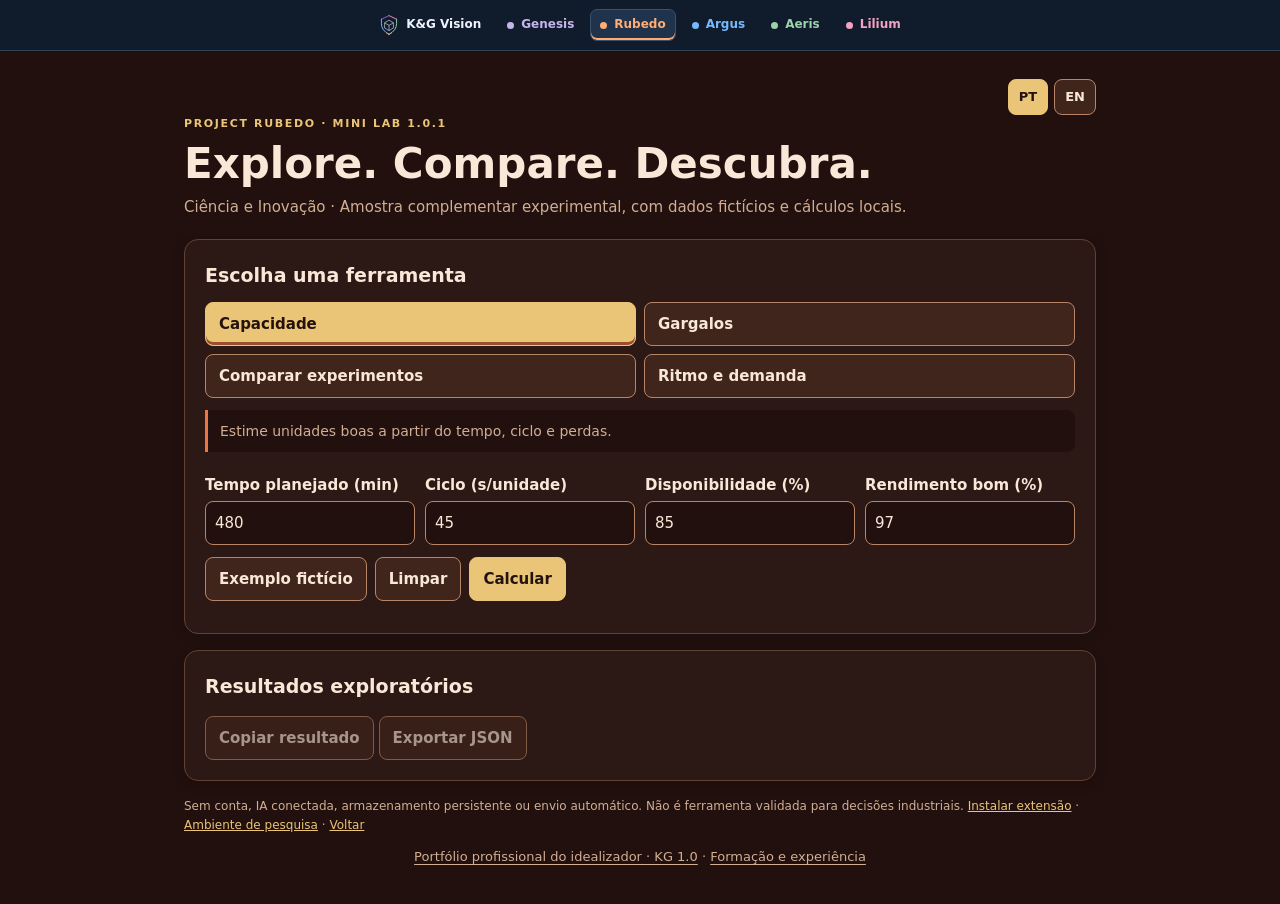
<file: mini/index.html>
<!DOCTYPE html>
<html lang="pt-BR"><head><meta http-equiv="Content-Security-Policy" content="default-src 'self'; script-src 'self'; style-src 'self' 'unsafe-inline'; img-src 'self' data:; connect-src 'none'; object-src 'none'; base-uri 'none'; form-action 'none'; frame-src 'none'; font-src 'self'"><meta name="referrer" content="no-referrer"><meta charset="utf-8"/><meta content="width=device-width,initial-scale=1" name="viewport"/><title>Rubedo Mini Lab — K&amp;G Vision</title><link href="../extension/style.css" rel="stylesheet"/><link href="theme.css" rel="stylesheet"/><style id="kg-graal-navigation-v2">
nav.kg-graal-bar{box-sizing:border-box!important;display:block!important;width:100%!important;max-width:none!important;margin:0!important;padding:0!important;background:#101B2B!important;color:#EDF4FF!important;border:0!important;border-bottom:1px solid #30445D!important;border-radius:0!important;overflow-x:auto!important;overflow-y:hidden!important;white-space:nowrap!important;scrollbar-width:thin;position:static!important;font:12px/1.3 system-ui,-apple-system,BlinkMacSystemFont,"Segoe UI",sans-serif!important}
nav.kg-graal-bar .kg-graal-inner{box-sizing:border-box!important;display:flex!important;align-items:center!important;justify-content:center!important;gap:6px!important;width:max-content!important;min-width:100%!important;max-width:none!important;margin:0 auto!important;padding:6px 20px!important}
nav.kg-graal-bar a{box-sizing:border-box!important;display:inline-flex!important;align-items:center!important;gap:7px!important;flex:none!important;white-space:nowrap!important;font:650 12px/1.3 system-ui,-apple-system,BlinkMacSystemFont,"Segoe UI",sans-serif!important;text-decoration:none!important;color:var(--graal-accent)!important;-webkit-text-fill-color:var(--graal-accent)!important;opacity:1!important;background:transparent!important;border:1px solid transparent!important;border-radius:7px!important;margin:0!important;padding:7px 9px!important;box-shadow:none!important}
nav.kg-graal-bar a::before,nav.kg-graal-bar a::after{content:none!important;display:none!important}
nav.kg-graal-bar a:hover,nav.kg-graal-bar a[aria-current]{background:#20334C!important;border-color:#3A506B!important}
nav.kg-graal-bar a[aria-current]{box-shadow:inset 0 -2px var(--graal-accent)!important}
nav.kg-graal-bar a:focus-visible{outline:2px solid var(--graal-accent)!important;outline-offset:-2px!important}
nav.kg-graal-bar .kg-graal-dot{display:block!important;width:7px!important;height:7px!important;flex:0 0 7px!important;border-radius:50%!important;background:var(--graal-accent)!important}
nav.kg-graal-bar .kg-graal-shield{display:block!important;width:20px!important;height:22px!important;max-width:none!important;flex:none!important;margin:0!important;object-fit:contain!important}
@media(max-width:650px){nav.kg-graal-bar .kg-graal-inner{padding:5px 10px!important;gap:3px!important}nav.kg-graal-bar a{padding:7px 8px!important}}
</style>
<style id="kg-mini-web-layout-v1">@media screen{body>main{width:min(100%,960px);max-width:960px;margin-inline:auto;padding:28px 24px 36px}body>main .panel{border-radius:14px}body>main textarea::placeholder,body>main input::placeholder{color:var(--muted);opacity:1}body>main header{margin-bottom:20px}}@media(max-width:600px){body>main{padding:20px 16px 28px}}</style>
</head><body><nav class="kg-graal-bar" aria-label="K&amp;G Vision ecosystem"><div class="kg-graal-inner"><a href="https://kgasil.github.io/" style="--graal-accent:#EDF4FF"><img class="kg-graal-shield" src="../assets/kg-symbol.svg" width="20" height="22" alt="">K&amp;G Vision</a><a href="https://kgasil.github.io/genesis/" style="--graal-accent:#C5B5ED"><i class="kg-graal-dot" aria-hidden="true"></i>Genesis</a><a href="https://kgasil.github.io/rubedo/" style="--graal-accent:#FFAD72" aria-current="page"><i class="kg-graal-dot" aria-hidden="true"></i>Rubedo</a><a href="https://kgasil.github.io/argus/" style="--graal-accent:#75BAFF"><i class="kg-graal-dot" aria-hidden="true"></i>Argus</a><a href="https://kgasil.github.io/aeris/" style="--graal-accent:#9BD2AB"><i class="kg-graal-dot" aria-hidden="true"></i>Aeris</a><a href="https://kgasil.github.io/lilium/" style="--graal-accent:#F4A2C3"><i class="kg-graal-dot" aria-hidden="true"></i>Lilium</a></div></nav><a class="skip" href="#mini-main" data-pt="Ir ao conteúdo" data-en="Skip to content">Ir ao conteúdo</a><main id="mini-main" tabindex="-1"><header><div aria-label="Language" class="language"><button aria-pressed="true" id="pt">PT</button><button aria-pressed="false" id="en">EN</button></div><div class="eyebrow">PROJECT RUBEDO · MINI LAB 1.0.1</div><h1 data-en="Explore. Compare. Discover." data-pt="Explore. Compare. Descubra.">Explore. Compare. Descubra.</h1><p data-en="Science &amp; Innovation · Experimental complementary sample with synthetic data and local calculations." data-pt="Ciência e Inovação · Amostra complementar experimental, com dados fictícios e cálculos locais.">Ciência e Inovação · Amostra complementar experimental, com dados fictícios e cálculos locais.</p></header><section class="panel"><h2 data-en="Choose a tool" data-pt="Escolha uma ferramenta">Escolha uma ferramenta</h2><div class="buttons tool-grid" role="group" aria-label="Ferramentas / Tools"><button aria-pressed="true" data-en="Capacity" data-mode="capacity" data-pt="Capacidade" aria-controls="panel-capacity">Capacidade</button><button aria-pressed="false" data-en="Bottlenecks" data-mode="line" data-pt="Gargalos" aria-controls="panel-line">Gargalos</button><button aria-pressed="false" data-en="Compare experiments" data-mode="experiment" data-pt="Comparar experimentos" aria-controls="panel-experiment">Comparar experimentos</button><button aria-pressed="false" data-en="Takt and demand" data-mode="takt" data-pt="Ritmo e demanda" aria-controls="panel-takt">Ritmo e demanda</button></div><p class="tool-guide" id="tool-guide" role="status"></p><div class="fields" data-panel="capacity" id="panel-capacity" aria-describedby="tool-guide"><div><label data-en="Planned time (min)" data-pt="Tempo planejado (min)" for="minutes">Tempo planejado (min)</label><input id="minutes" inputmode="decimal" value="480"/></div><div><label data-en="Cycle (s/unit)" data-pt="Ciclo (s/unidade)" for="cycle">Ciclo (s/unidade)</label><input id="cycle" inputmode="decimal" value="45"/></div><div><label data-en="Availability (%)" data-pt="Disponibilidade (%)" for="availability">Disponibilidade (%)</label><input id="availability" inputmode="decimal" value="85"/></div><div><label data-en="Good yield (%)" data-pt="Rendimento bom (%)" for="yield">Rendimento bom (%)</label><input id="yield" inputmode="decimal" value="97"/></div></div><div data-panel="line" hidden="" id="panel-line" aria-describedby="tool-guide"><label data-en="Station rates (units/h, separated by ;)" data-pt="Taxas das estações (un./h, separadas por ;)" for="rates">Taxas das estações (un./h, separadas por ;)</label><input id="rates" value="120; 95; 110"/><label data-en="Duration (min)" data-pt="Duração (min)" for="line-minutes">Duração (min)</label><input id="line-minutes" inputmode="decimal" value="480"/></div><div data-panel="experiment" hidden="" id="panel-experiment" aria-describedby="tool-guide"><p data-en="Separate numbers by semicolon, space or newline. Use a decimal comma or point." data-pt="Use números separados por ponto e vírgula, espaço ou quebra de linha. Decimal com vírgula ou ponto.">Use números separados por ponto e vírgula, espaço ou quebra de linha. Decimal com vírgula ou ponto.</p><label data-en="Series A (2–100 values)" data-pt="Série A (2–100 valores)" for="series-a">Série A (2–100 valores)</label><textarea id="series-a">12; 14; 13; 15; 16</textarea><label data-en="Series B (2–100 values)" data-pt="Série B (2–100 valores)" for="series-b">Série B (2–100 valores)</label><textarea id="series-b">15; 16; 17; 16; 18</textarea></div><div class="fields" data-panel="takt" hidden="" id="panel-takt" aria-describedby="tool-guide"><div><label data-en="Planned time (min)" data-pt="Tempo planejado (min)" for="takt-minutes">Tempo planejado (min)</label><input id="takt-minutes" inputmode="decimal" value="480"/></div><div><label data-en="Demand (good units)" data-pt="Demanda (unidades boas)" for="demand">Demanda (unidades boas)</label><input id="demand" inputmode="decimal" value="600"/></div><div><label data-en="Current cycle (s/unit)" data-pt="Ciclo atual (s/unidade)" for="takt-cycle">Ciclo atual (s/unidade)</label><input id="takt-cycle" inputmode="decimal" value="45"/></div><div><label data-en="Availability (%)" data-pt="Disponibilidade (%)" for="takt-availability">Disponibilidade (%)</label><input id="takt-availability" inputmode="decimal" value="85"/></div><div><label data-en="Good yield (%)" data-pt="Rendimento bom (%)" for="takt-yield">Rendimento bom (%)</label><input id="takt-yield" inputmode="decimal" value="97"/></div></div><div class="buttons"><button data-en="Synthetic example" data-pt="Exemplo fictício" id="sample">Exemplo fictício</button><button data-en="Clear" data-pt="Limpar" id="clear">Limpar</button><button class="primary" data-en="Calculate" data-pt="Calcular" id="run">Calcular</button></div></section><section class="panel"><h2 data-en="Exploratory results" data-pt="Resultados exploratórios">Resultados exploratórios</h2><div aria-live="polite" id="result"></div><p id="note" role="status"></p><button data-en="Copy result" data-pt="Copiar resultado" id="copy">Copiar resultado</button><button data-en="Export JSON" data-pt="Exportar JSON" id="export">Exportar JSON</button></section><footer><span data-en="No account, connected AI, persistent storage or automatic transmission. Not a validated industrial decision tool." data-pt="Sem conta, IA conectada, armazenamento persistente ou envio automático. Não é ferramenta validada para decisões industriais.">Sem conta, IA conectada, armazenamento persistente ou envio automático. Não é ferramenta validada para decisões industriais.</span> <a data-en="Install extension" data-pt="Instalar extensão" href="../index.html#instalar">Instalar extensão</a> · <a data-en="Research workspace" data-pt="Ambiente de pesquisa" href="../research/index.html">Ambiente de pesquisa</a> · <a data-en="Back" data-pt="Voltar" href="../index.html">Voltar</a><!-- kg-personal-portfolio-v1 --><div style="margin-top:12px;font-size:13px;line-height:1.6;text-align:center"><a href="https://kgasil.github.io/portfolio/" style="color:inherit;text-decoration:underline;text-underline-offset:3px" data-pt="Portfólio profissional do idealizador · KG 1.0" data-en="Creator’s professional portfolio · KG 1.0">Portfólio profissional do idealizador · KG 1.0</a><!-- kg-current-training --><span> · </span><a href="https://kgasil.github.io/portfolio/resume.html" style="color:inherit;text-decoration:underline;text-underline-offset:3px" data-pt="Formação e experiência" data-en="Education and experience">Formação e experiência</a></div></footer></main><script src="../extension/core.js"></script><script src="../extension/ui.js"></script><script src="scenario.js"></script></body></html>
</file>
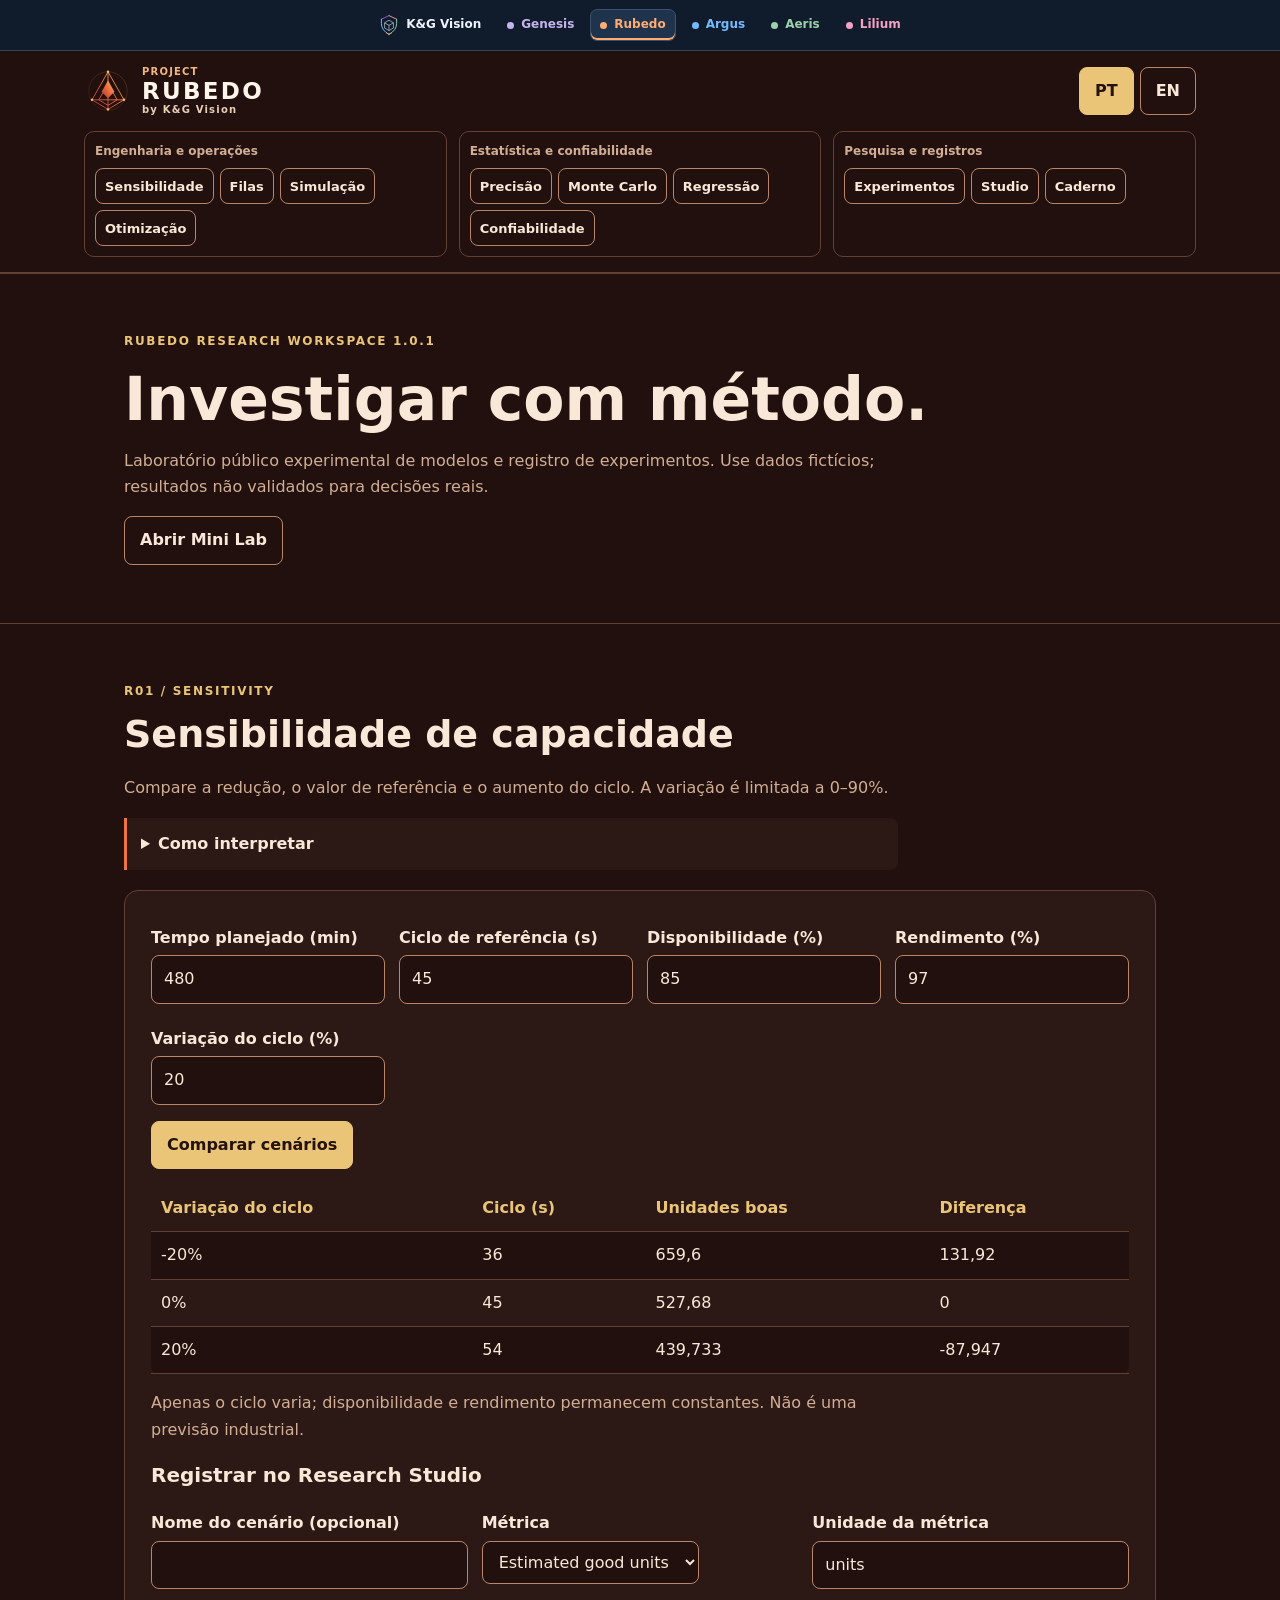
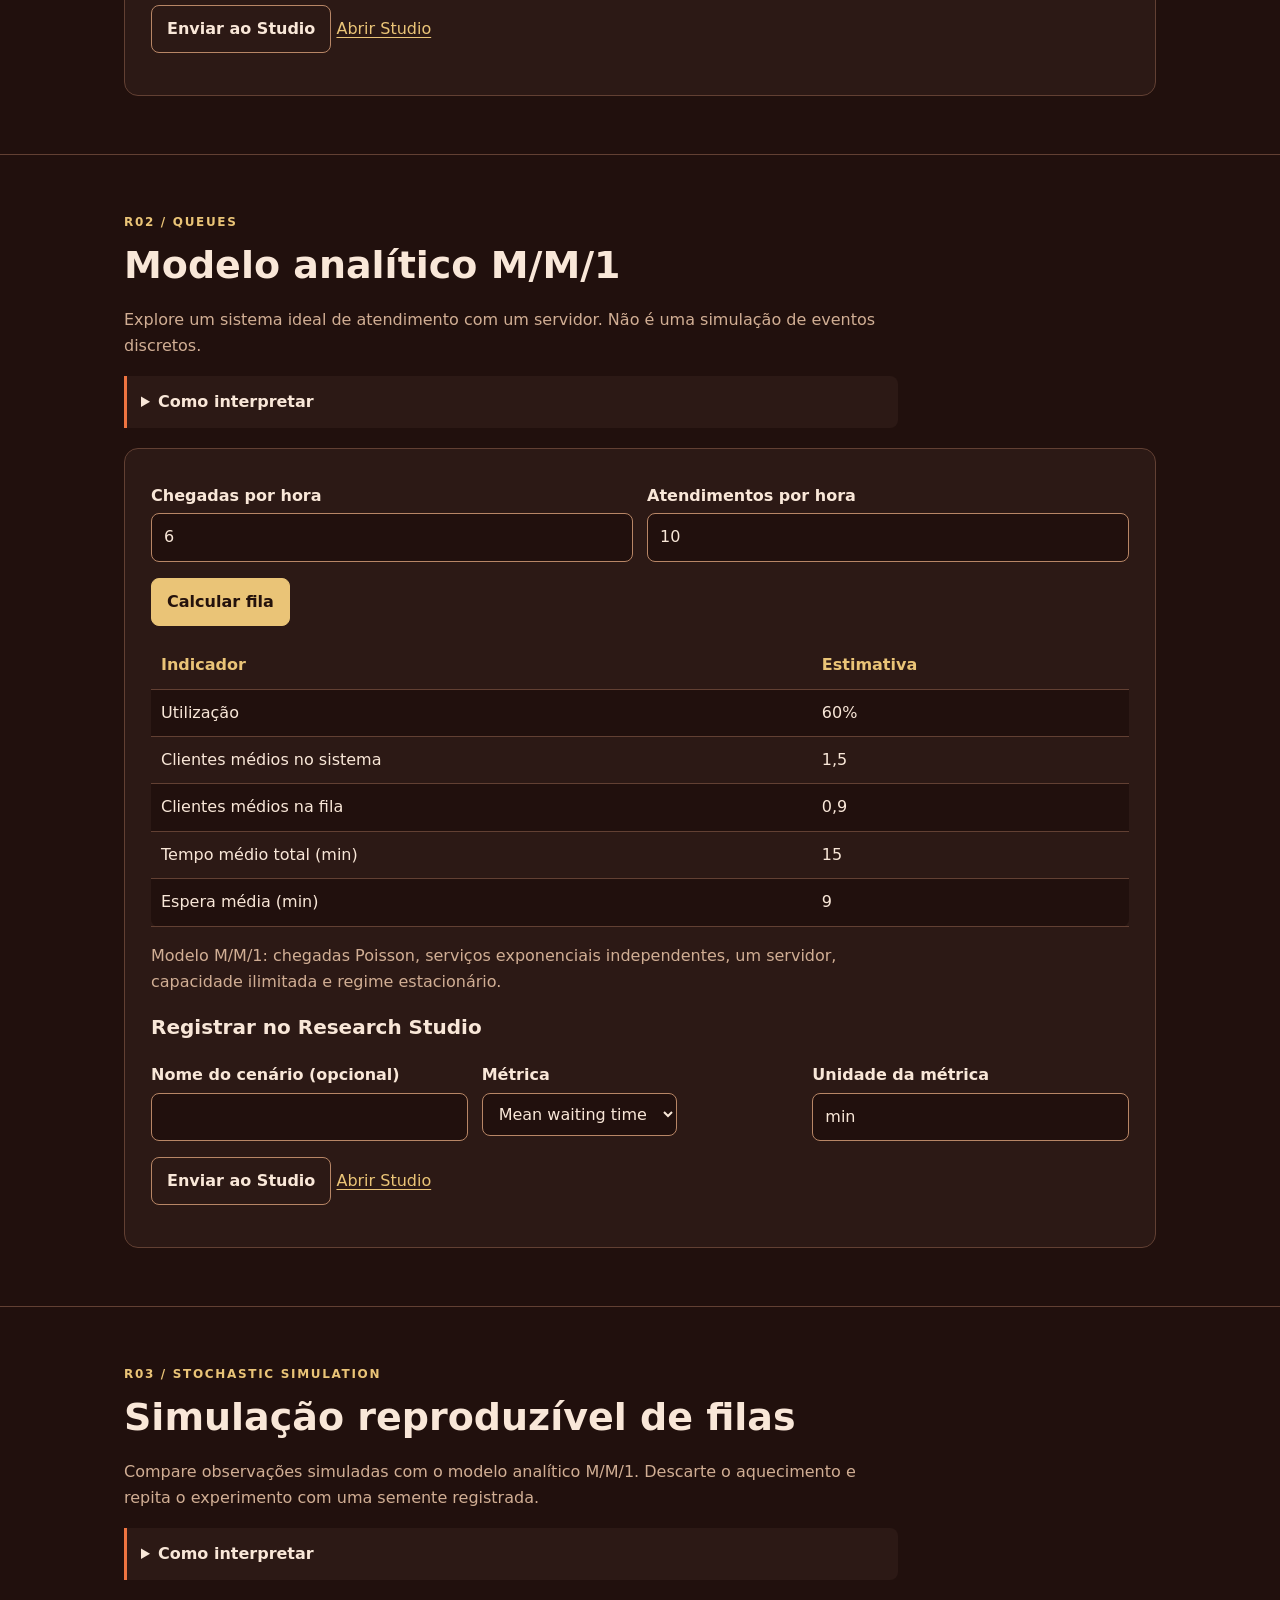
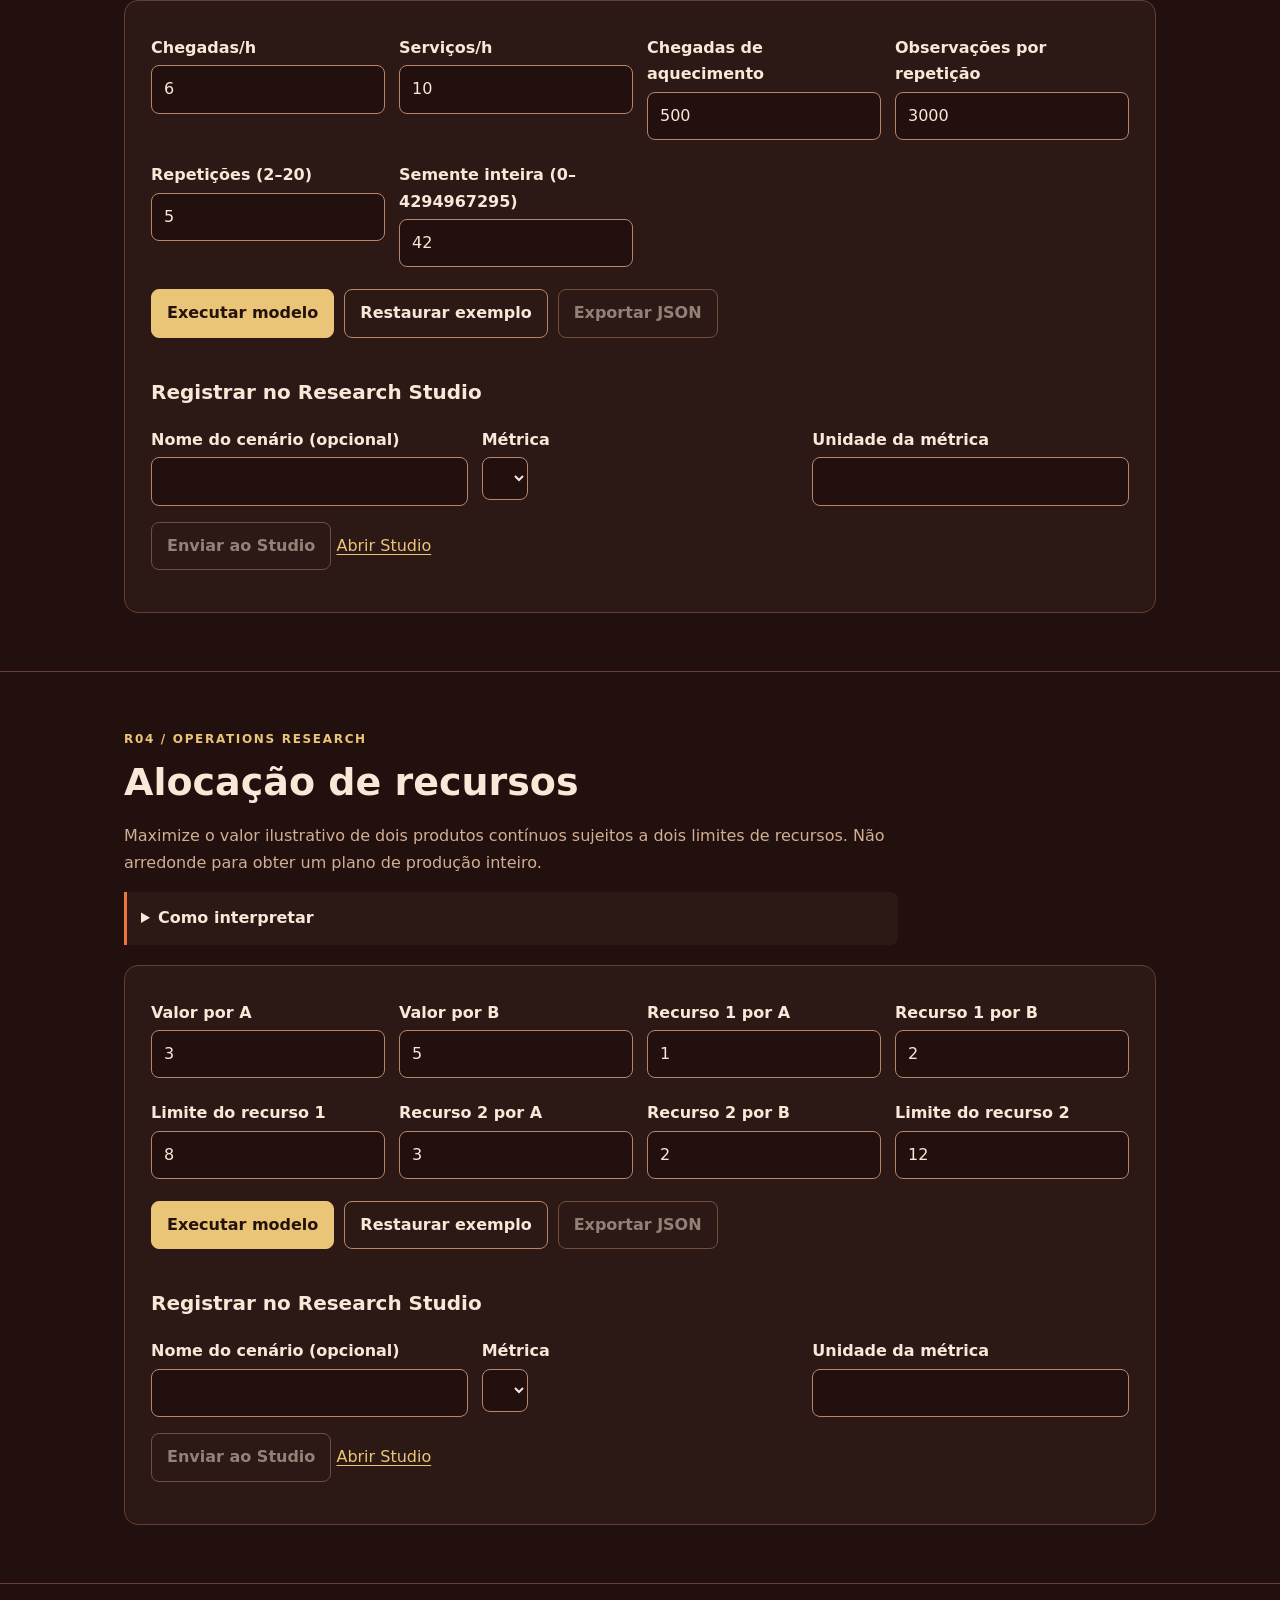
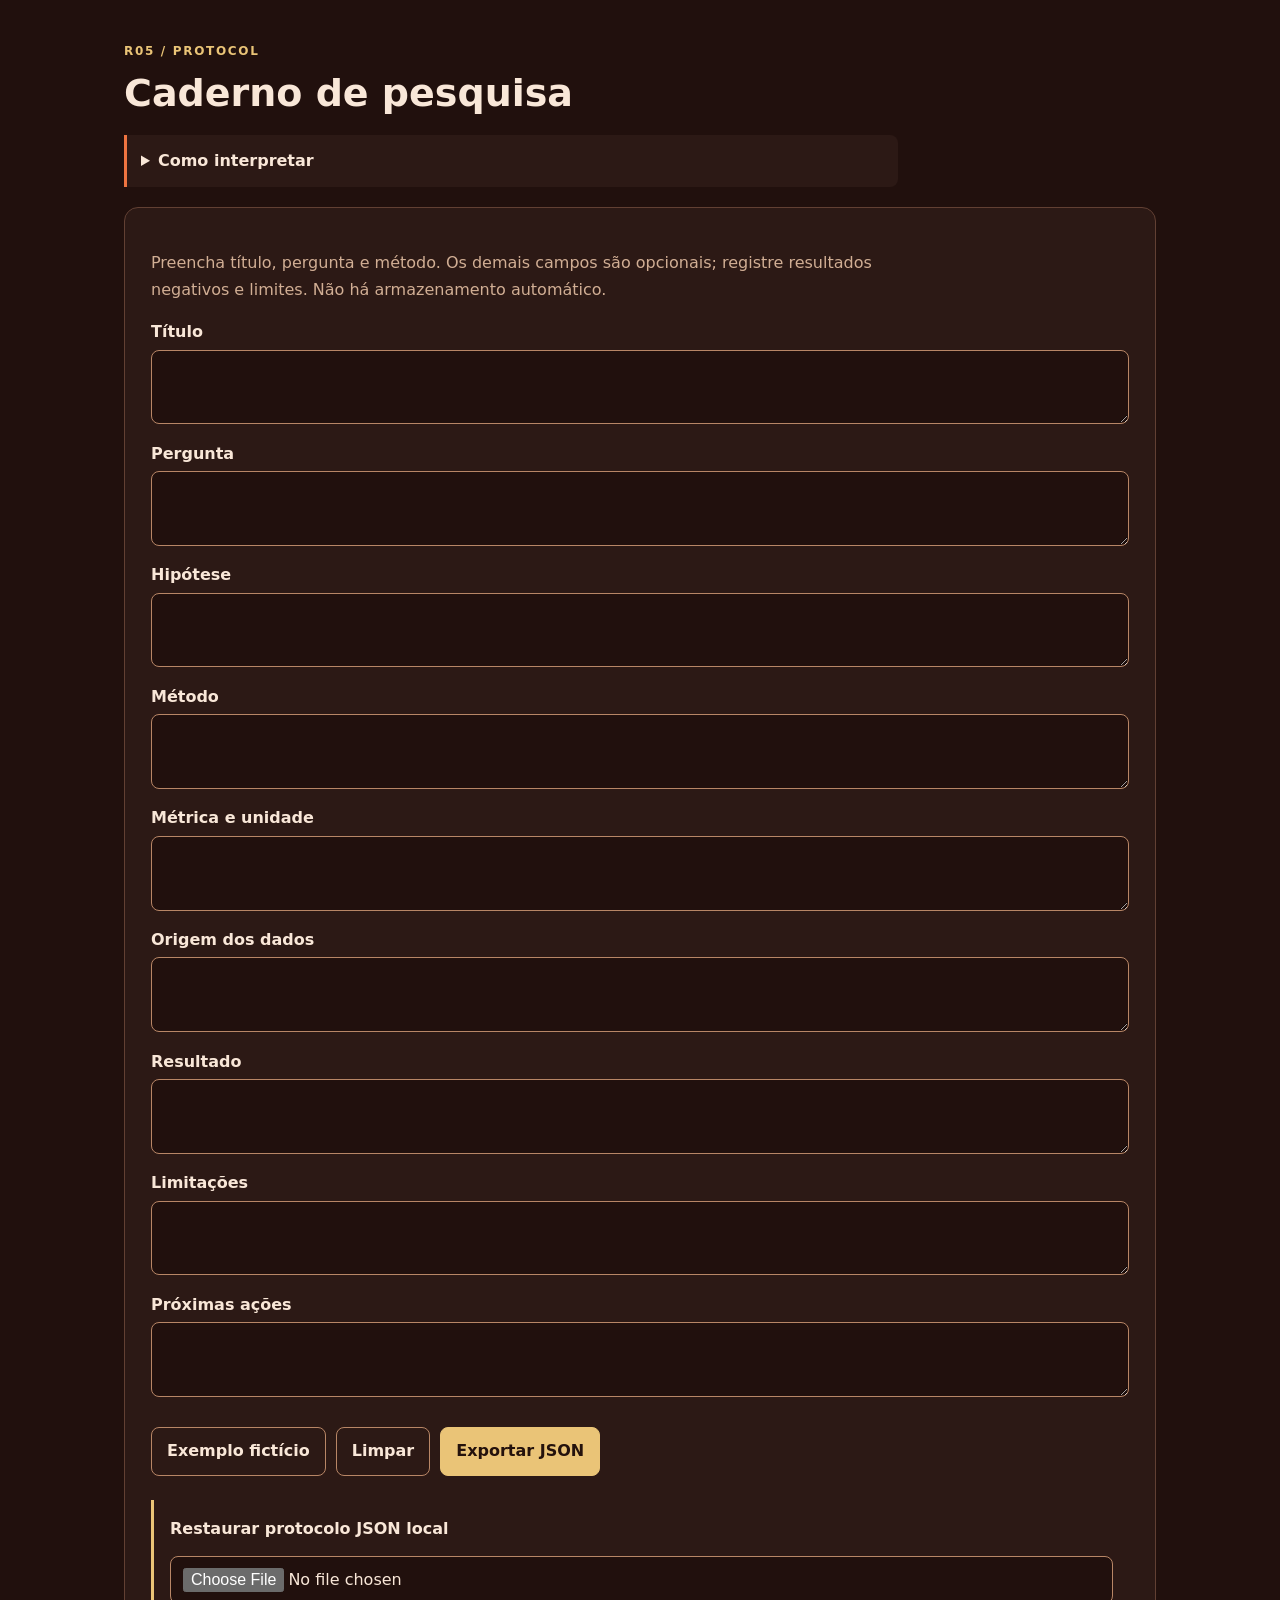
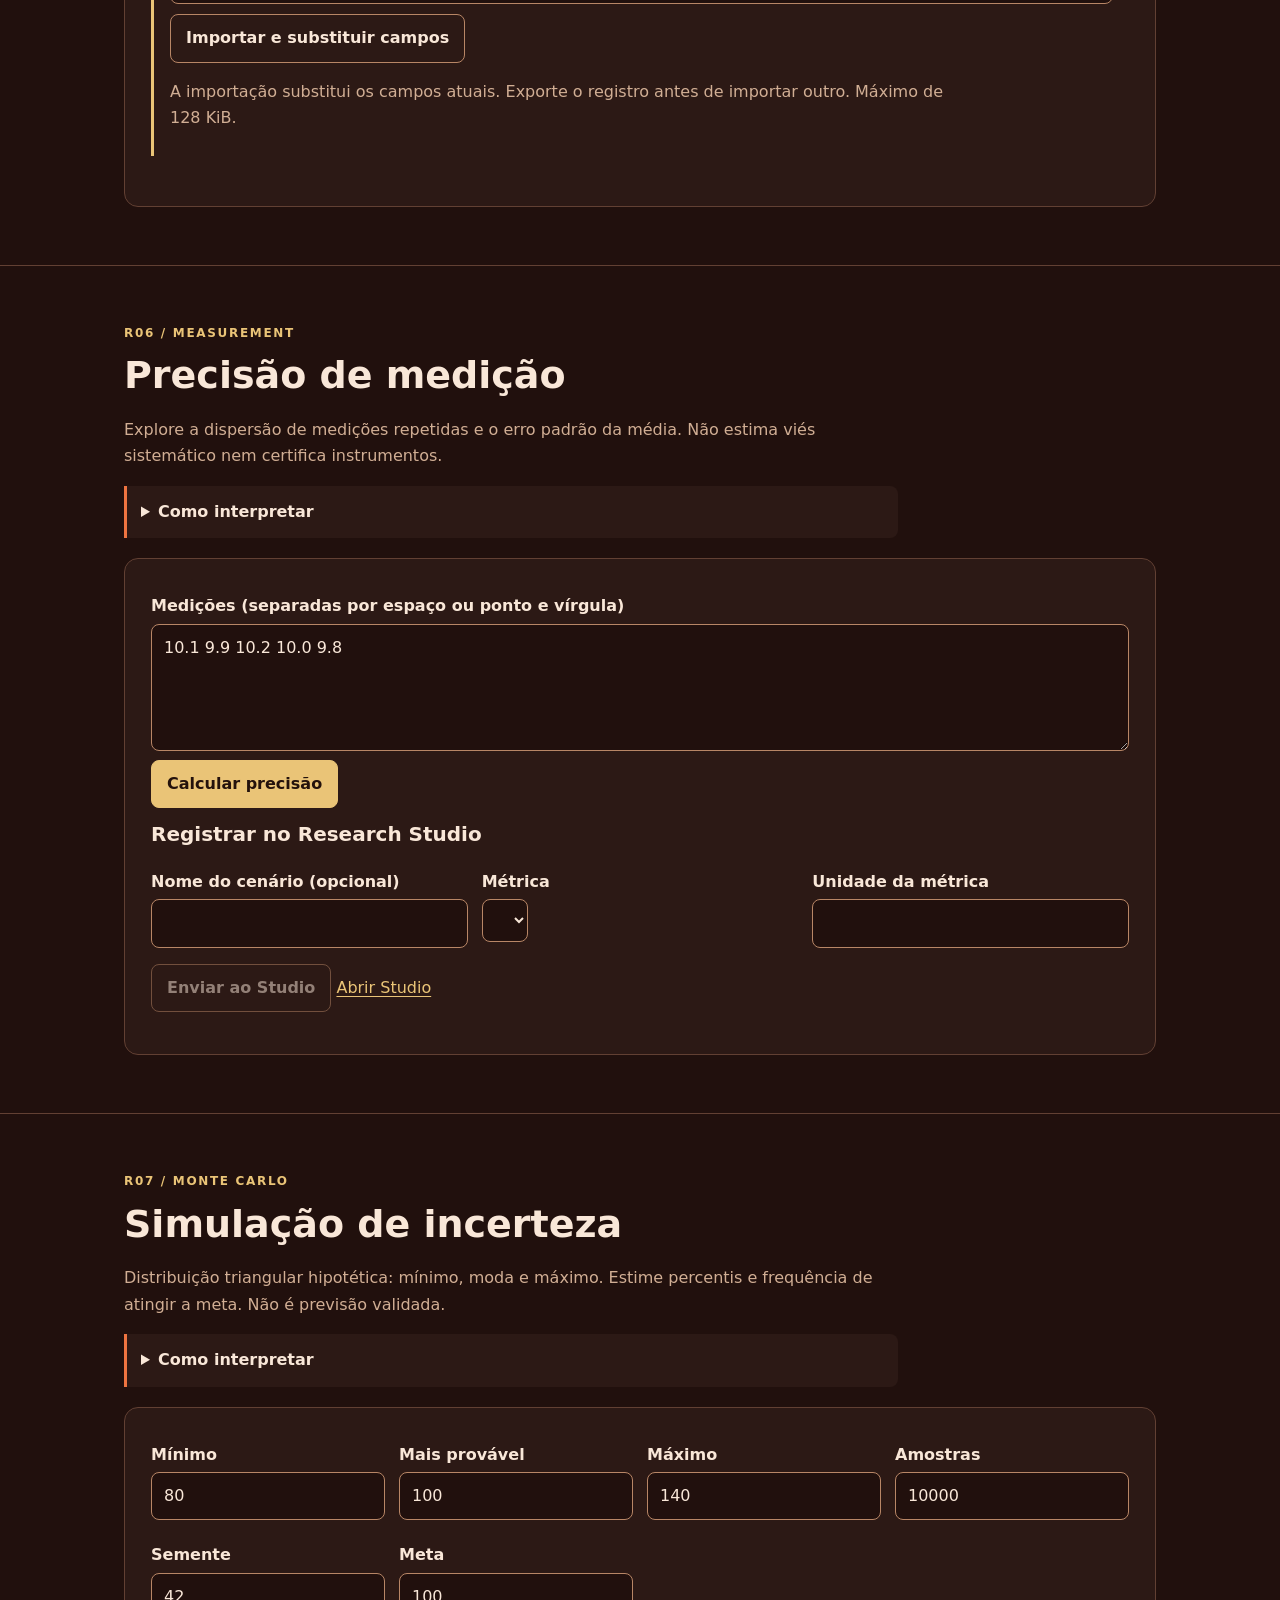
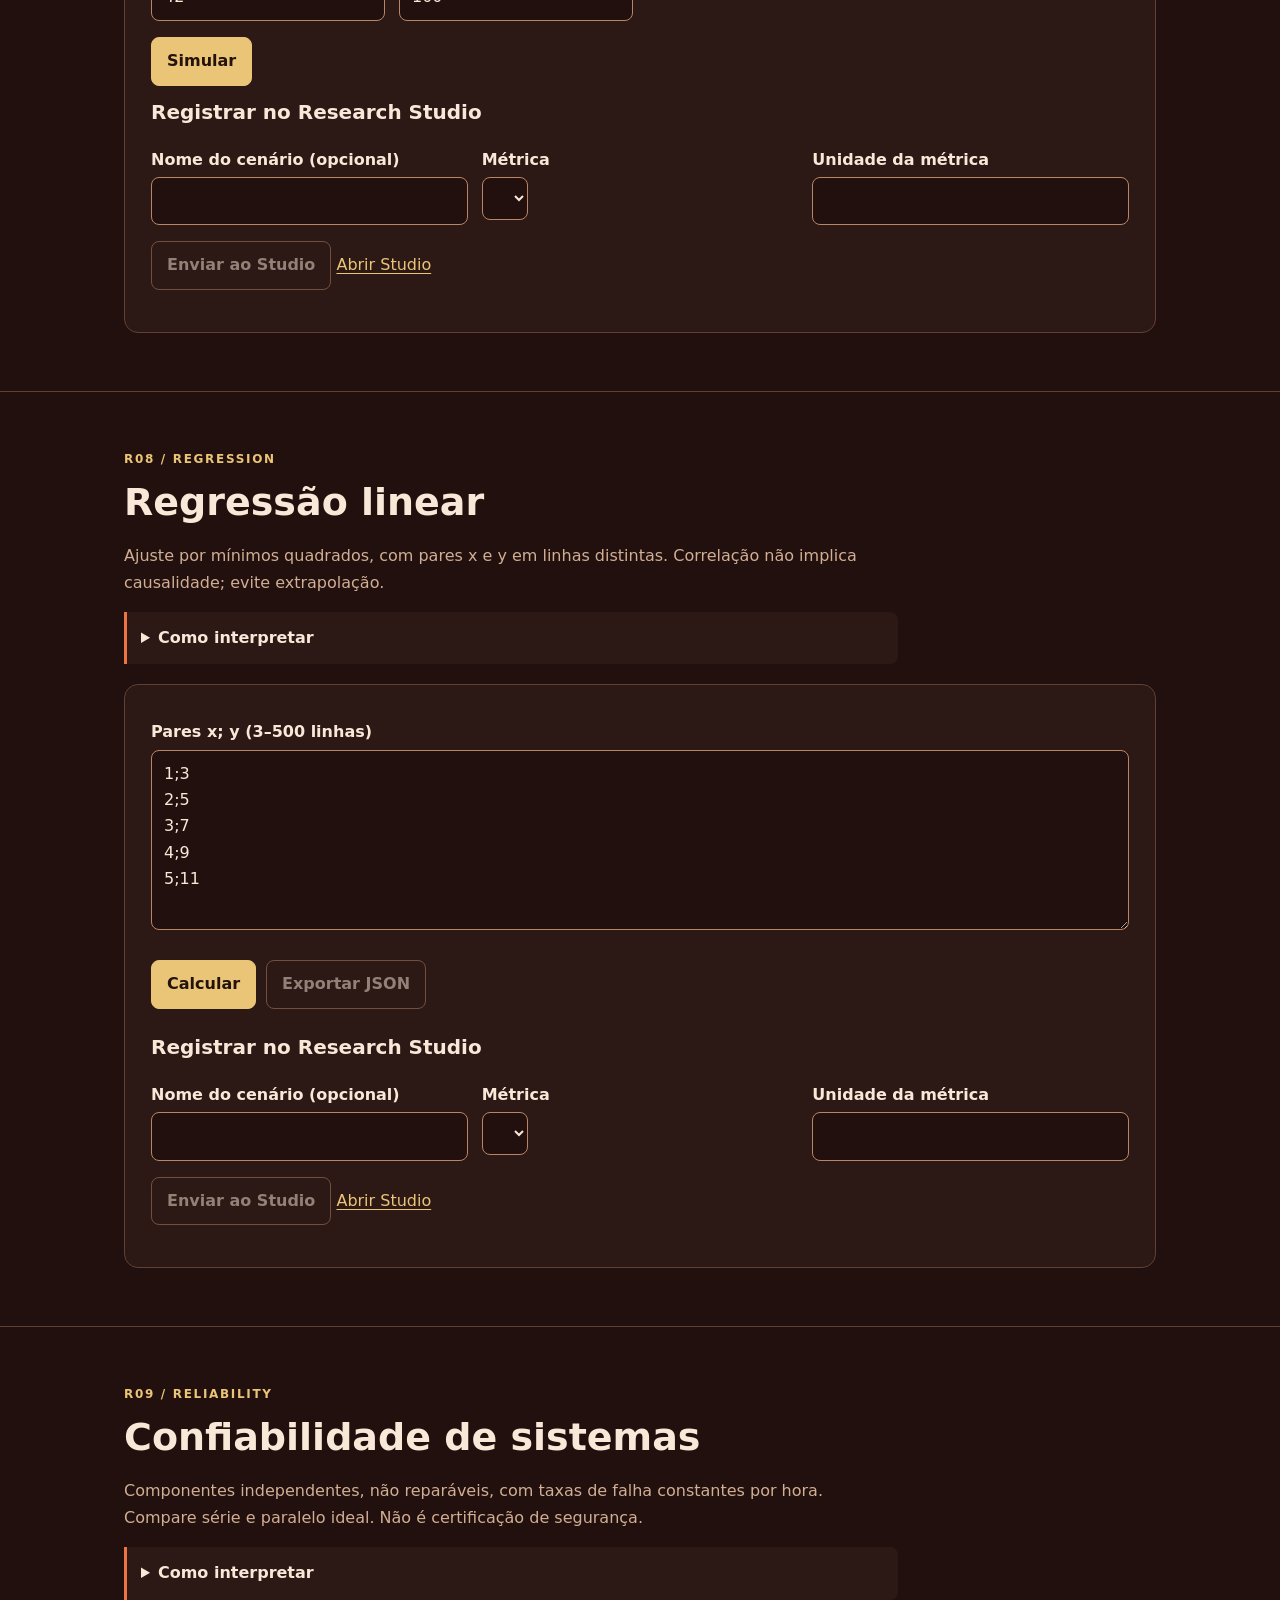
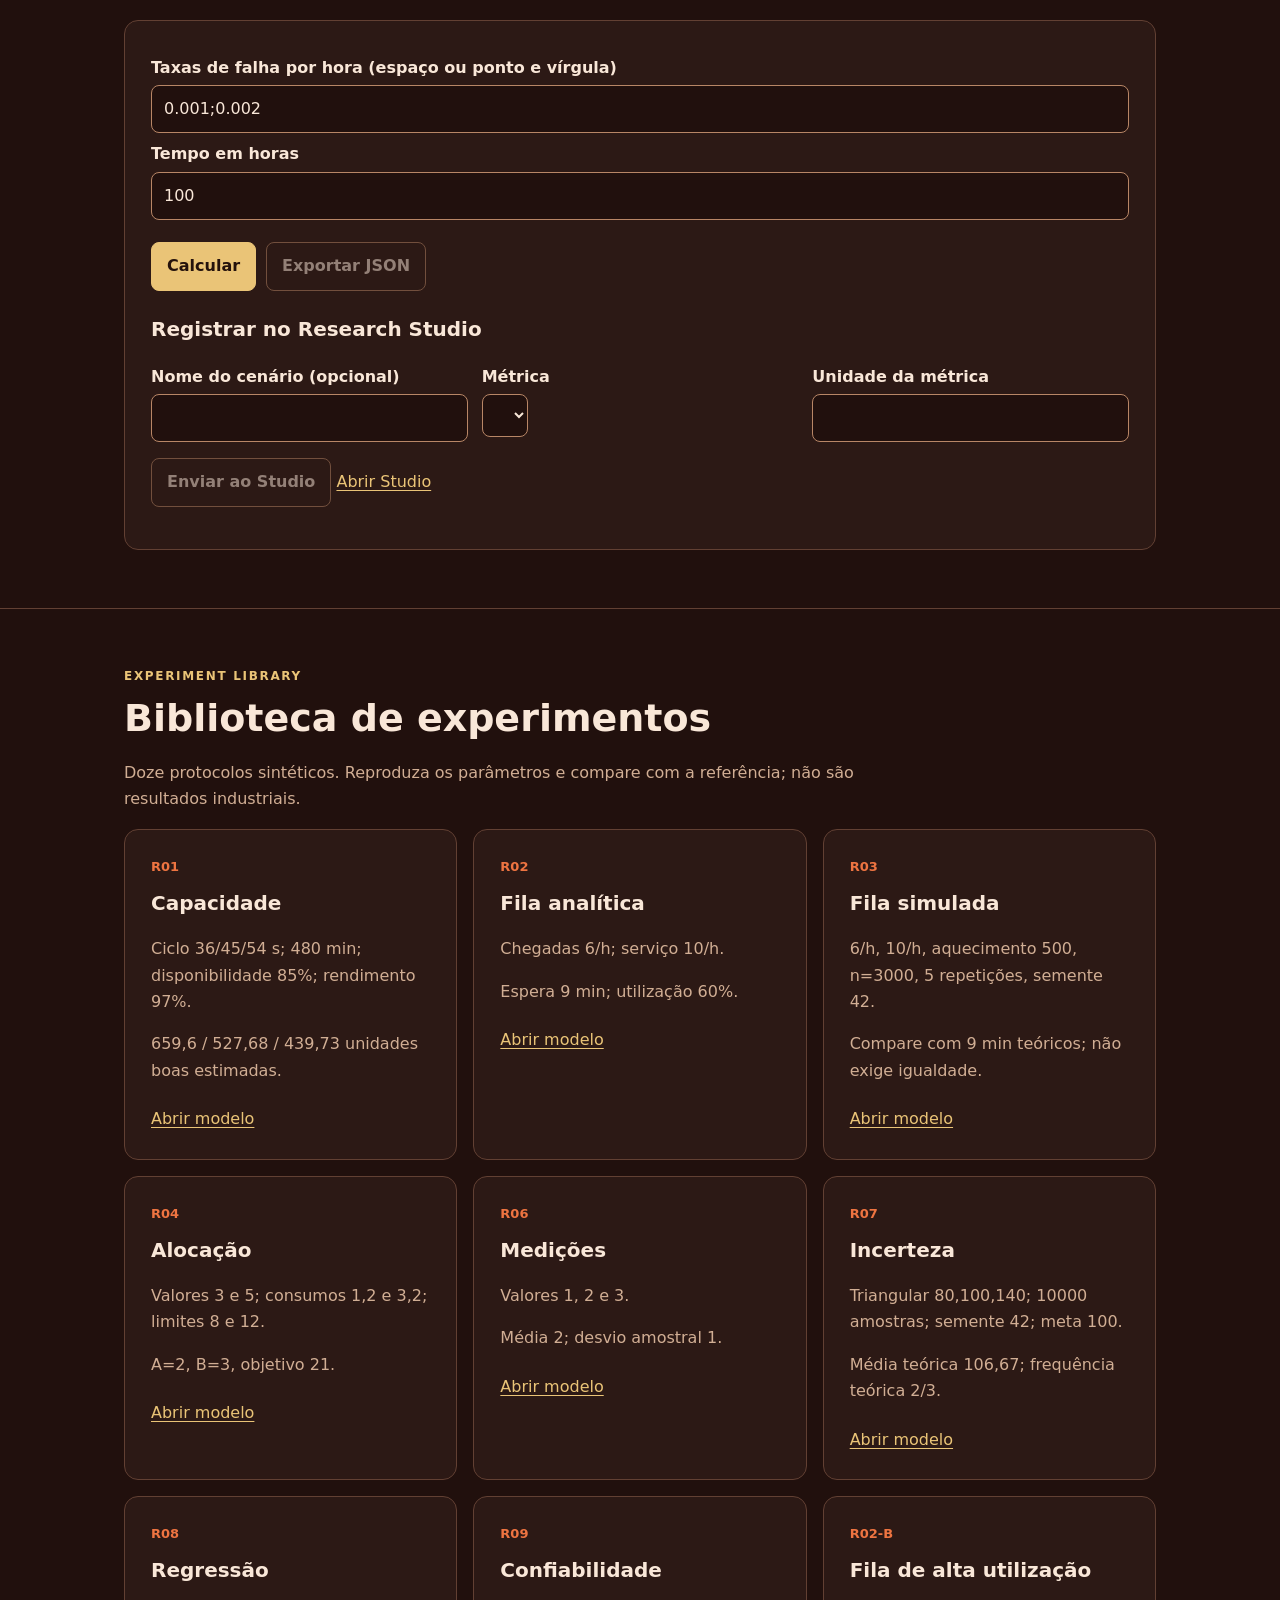
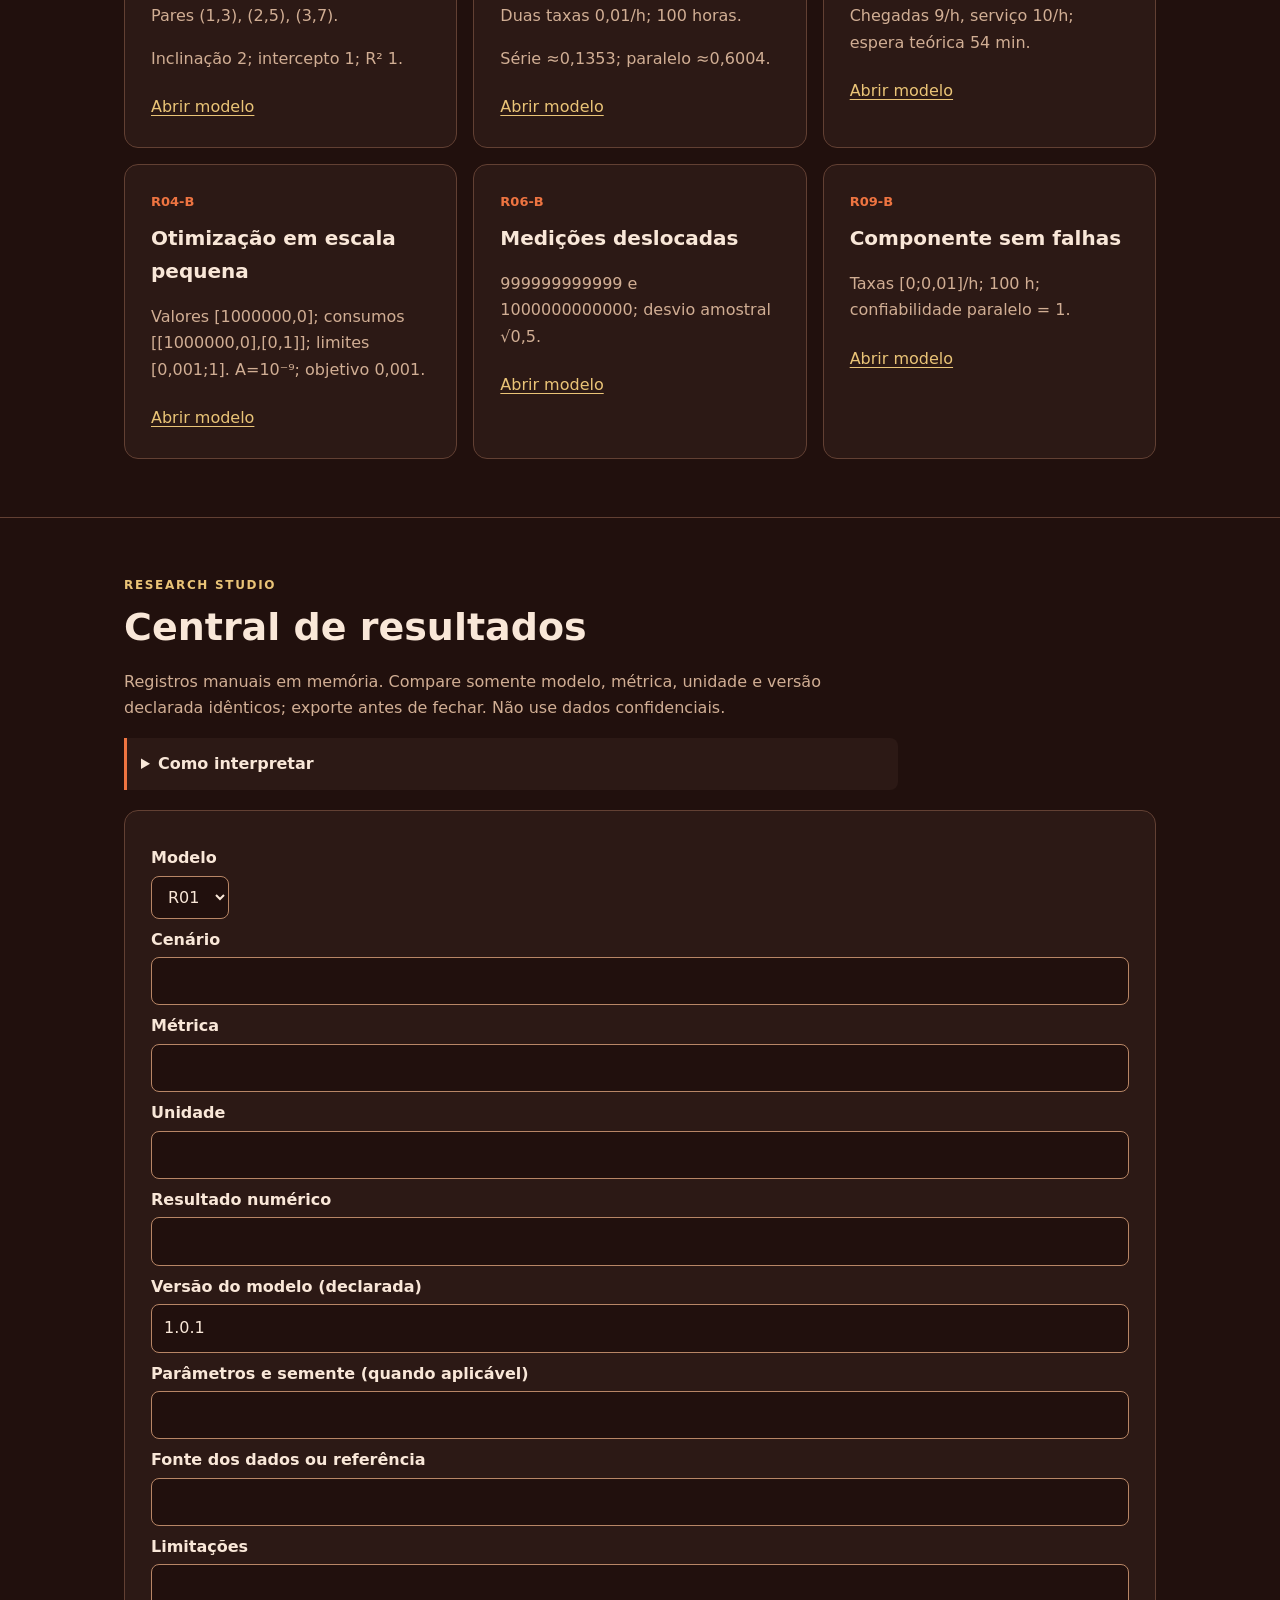
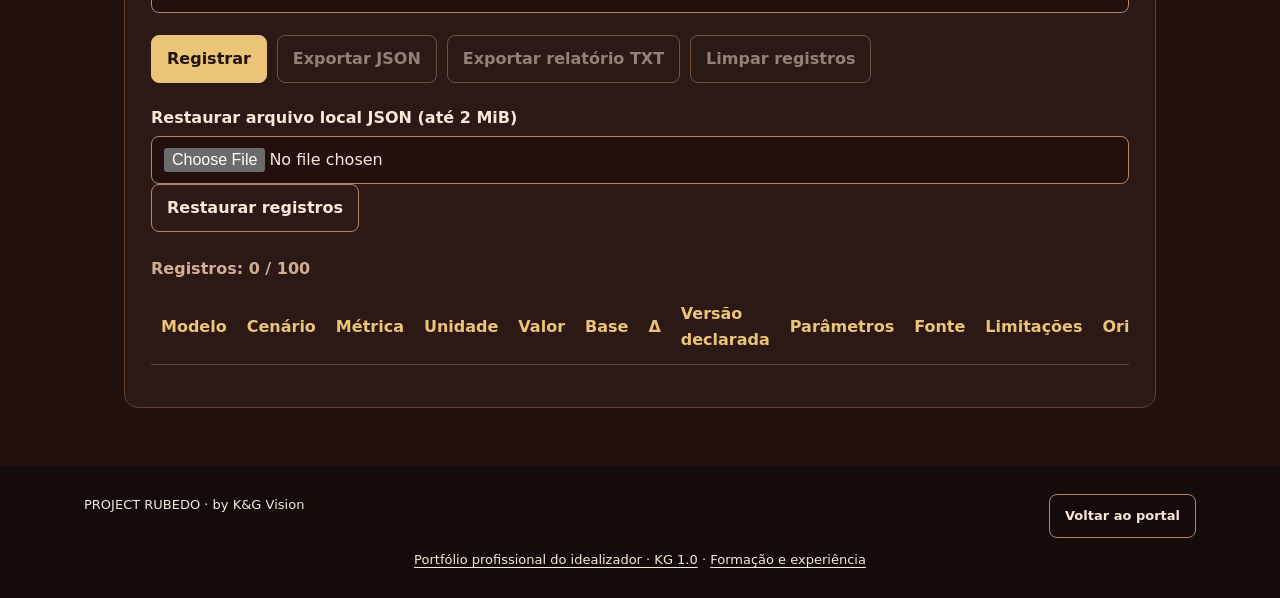
<file: research/index.html>
<!doctype html><html lang="pt-BR"><head><meta http-equiv="Content-Security-Policy" content="default-src 'self'; script-src 'self'; style-src 'self' 'unsafe-inline'; img-src 'self' data:; connect-src 'none'; object-src 'none'; base-uri 'none'; form-action 'none'; frame-src 'none'; font-src 'self'"><meta name="referrer" content="no-referrer"><meta charset="utf-8"><meta name="viewport" content="width=device-width,initial-scale=1"><title>Rubedo Research — K&amp;G Vision</title><link rel="stylesheet" href="../assets/site.css"><style id="kg-graal-navigation-v2">
nav.kg-graal-bar{box-sizing:border-box!important;display:block!important;width:100%!important;max-width:none!important;margin:0!important;padding:0!important;background:#101B2B!important;color:#EDF4FF!important;border:0!important;border-bottom:1px solid #30445D!important;border-radius:0!important;overflow-x:auto!important;overflow-y:hidden!important;white-space:nowrap!important;scrollbar-width:thin;position:static!important;font:12px/1.3 system-ui,-apple-system,BlinkMacSystemFont,"Segoe UI",sans-serif!important}
nav.kg-graal-bar .kg-graal-inner{box-sizing:border-box!important;display:flex!important;align-items:center!important;justify-content:center!important;gap:6px!important;width:max-content!important;min-width:100%!important;max-width:none!important;margin:0 auto!important;padding:6px 20px!important}
nav.kg-graal-bar a{box-sizing:border-box!important;display:inline-flex!important;align-items:center!important;gap:7px!important;flex:none!important;white-space:nowrap!important;font:650 12px/1.3 system-ui,-apple-system,BlinkMacSystemFont,"Segoe UI",sans-serif!important;text-decoration:none!important;color:var(--graal-accent)!important;-webkit-text-fill-color:var(--graal-accent)!important;opacity:1!important;background:transparent!important;border:1px solid transparent!important;border-radius:7px!important;margin:0!important;padding:7px 9px!important;box-shadow:none!important}
nav.kg-graal-bar a::before,nav.kg-graal-bar a::after{content:none!important;display:none!important}
nav.kg-graal-bar a:hover,nav.kg-graal-bar a[aria-current]{background:#20334C!important;border-color:#3A506B!important}
nav.kg-graal-bar a[aria-current]{box-shadow:inset 0 -2px var(--graal-accent)!important}
nav.kg-graal-bar a:focus-visible{outline:2px solid var(--graal-accent)!important;outline-offset:-2px!important}
nav.kg-graal-bar .kg-graal-dot{display:block!important;width:7px!important;height:7px!important;flex:0 0 7px!important;border-radius:50%!important;background:var(--graal-accent)!important}
nav.kg-graal-bar .kg-graal-shield{display:block!important;width:20px!important;height:22px!important;max-width:none!important;flex:none!important;margin:0!important;object-fit:contain!important}
@media(max-width:650px){nav.kg-graal-bar .kg-graal-inner{padding:5px 10px!important;gap:3px!important}nav.kg-graal-bar a{padding:7px 8px!important}}
</style>
</head><body class="research-workspace"><a class="skip" href="#main" data-pt="Ir ao conteúdo" data-en="Skip to content">Ir ao conteúdo</a><nav class="kg-graal-bar" aria-label="K&amp;G Vision ecosystem"><div class="kg-graal-inner"><a href="https://kgasil.github.io/" style="--graal-accent:#EDF4FF"><img class="kg-graal-shield" src="../assets/kg-symbol.svg" width="20" height="22" alt="">K&amp;G Vision</a><a href="https://kgasil.github.io/genesis/" style="--graal-accent:#C5B5ED"><i class="kg-graal-dot" aria-hidden="true"></i>Genesis</a><a href="https://kgasil.github.io/rubedo/" style="--graal-accent:#FFAD72" aria-current="page"><i class="kg-graal-dot" aria-hidden="true"></i>Rubedo</a><a href="https://kgasil.github.io/argus/" style="--graal-accent:#75BAFF"><i class="kg-graal-dot" aria-hidden="true"></i>Argus</a><a href="https://kgasil.github.io/aeris/" style="--graal-accent:#9BD2AB"><i class="kg-graal-dot" aria-hidden="true"></i>Aeris</a><a href="https://kgasil.github.io/lilium/" style="--graal-accent:#F4A2C3"><i class="kg-graal-dot" aria-hidden="true"></i>Lilium</a></div></nav><header class="header"><div class="wrap"><a href="../index.html" class="brand"><img src="../assets/rubedo-symbol.svg" alt=""><span><small>PROJECT</small><strong>RUBEDO</strong><small>by K&amp;G Vision</small></span></a><nav class="local" aria-label="Research tools / Ferramentas de pesquisa"><div class="nav-group"><strong data-pt="Engenharia e operações" data-en="Engineering and operations">Engenharia e operações</strong><div class="nav-links"><a href="#sensibilidade" class="btn" data-pt="Sensibilidade" data-en="Sensitivity">Sensibilidade</a><a href="#filas" class="btn" data-pt="Filas" data-en="Queues">Filas</a><a href="#simulacao" class="btn" data-pt="Simulação" data-en="Simulation">Simulação</a><a href="#otimizacao" class="btn" data-pt="Otimização" data-en="Optimization">Otimização</a></div></div><div class="nav-group"><strong data-pt="Estatística e confiabilidade" data-en="Statistics and reliability">Estatística e confiabilidade</strong><div class="nav-links"><a href="#precisao" class="btn" data-pt="Precisão" data-en="Precision">Precisão</a><a href="#monte-carlo" class="btn">Monte Carlo</a><a href="#regressao" class="btn" data-pt="Regressão" data-en="Regression">Regressão</a><a href="#confiabilidade" class="btn" data-pt="Confiabilidade" data-en="Reliability">Confiabilidade</a></div></div><div class="nav-group"><strong data-pt="Pesquisa e registros" data-en="Research and records">Pesquisa e registros</strong><div class="nav-links"><a href="#biblioteca" class="btn" data-pt="Experimentos" data-en="Experiments">Experimentos</a><a href="#studio" class="btn">Studio</a><a href="#caderno" class="btn" data-pt="Caderno" data-en="Notebook">Caderno</a></div></div></nav><div class="language"><button id="pt" aria-pressed="true">PT</button><button id="en" aria-pressed="false">EN</button></div></div></header><main id="main" tabindex="-1"><section class="section"><div class="wrap"><div class="eyebrow">RUBEDO RESEARCH WORKSPACE 1.0.1</div><h1  data-pt="Investigar com método." data-en="Investigate with method.">Investigar com método.</h1><p  data-pt="Laboratório público experimental de modelos e registro de experimentos. Use dados fictícios; resultados não validados para decisões reais." data-en="Experimental public lab for models and research records. Use synthetic data; results are not validated for real decisions.">Laboratório público experimental de modelos e registro de experimentos. Use dados fictícios; resultados não validados para decisões reais.</p><a href="../mini/index.html" class="btn" data-pt="Abrir Mini Lab" data-en="Open Mini Lab">Abrir Mini Lab</a></div></section><section class="section" id="sensibilidade"><div class="wrap"><div class="eyebrow">R01 / SENSITIVITY</div><h2  data-pt="Sensibilidade de capacidade" data-en="Capacity sensitivity">Sensibilidade de capacidade</h2><p  data-pt="Compare a redução, o valor de referência e o aumento do ciclo. A variação é limitada a 0–90%." data-en="Compare a shorter, baseline and longer cycle. Change is limited to 0–90%.">Compare a redução, o valor de referência e o aumento do ciclo. A variação é limitada a 0–90%.</p><details class="model-guide"><summary data-pt="Como interpretar" data-en="How to interpret">Como interpretar</summary><p data-pt="Compare três cenários mantendo tempo, disponibilidade e qualidade constantes. A diferença é uma estimativa, não um ganho observado." data-en="Compare three scenarios while holding time, availability and yield fixed. Differences are estimates, not observed gains.">Compare três cenários mantendo tempo, disponibilidade e qualidade constantes. A diferença é uma estimativa, não um ganho observado.</p></details><div class="card" id="sensitivity-form"><div class="fields"><div><label for=minutes data-pt="Tempo planejado (min)" data-en="Planned time (min)">Tempo planejado (min)</label><input id="minutes" inputmode="decimal" value="480"></div><div><label for=cycle data-pt="Ciclo de referência (s)" data-en="Baseline cycle (s)">Ciclo de referência (s)</label><input id="cycle" inputmode="decimal" value="45"></div><div><label for=availability data-pt="Disponibilidade (%)" data-en="Availability (%)">Disponibilidade (%)</label><input id="availability" inputmode="decimal" value="85"></div><div><label for=quality data-pt="Rendimento (%)" data-en="Yield (%)">Rendimento (%)</label><input id="quality" inputmode="decimal" value="97"></div><div><label for=change data-pt="Variação do ciclo (%)" data-en="Cycle change (%)">Variação do ciclo (%)</label><input id="change" inputmode="decimal" value="20"></div></div><button id="sensitivity-run" class="primary" data-pt="Comparar cenários" data-en="Compare scenarios">Comparar cenários</button><div class="table-scroll" id="sensitivity-result" aria-live="polite" tabindex="0" role="region" aria-label="Resultados / Results"></div><p id="sensitivity-note" role="status"></p><div class="transfer-panel"><h3 data-pt="Registrar no Research Studio" data-en="Record in Research Studio">Registrar no Research Studio</h3><div class="fields"><div><label for="sensitivity-scenario" data-pt="Nome do cenário (opcional)" data-en="Scenario name (optional)">Nome do cenário (opcional)</label><input id="sensitivity-scenario" maxlength="500"></div><div><label for="sensitivity-metric" data-pt="Métrica" data-en="Metric">Métrica</label><select id="sensitivity-metric"></select></div><div><label for="sensitivity-unit" data-pt="Unidade da métrica" data-en="Metric unit">Unidade da métrica</label><input id="sensitivity-unit" maxlength="500" disabled></div></div><button id="sensitivity-studio" disabled data-pt="Enviar ao Studio" data-en="Send to Studio">Enviar ao Studio</button> <a href="#studio" data-pt="Abrir Studio" data-en="Open Studio">Abrir Studio</a><p id="sensitivity-transfer-note" role="status"></p></div></div></div></section><section class="section" id="filas"><div class="wrap"><div class="eyebrow">R02 / QUEUES</div><h2  data-pt="Modelo analítico M/M/1" data-en="Analytical M/M/1 model">Modelo analítico M/M/1</h2><p  data-pt="Explore um sistema ideal de atendimento com um servidor. Não é uma simulação de eventos discretos." data-en="Explore an ideal single-server service system. This is not a discrete-event simulation.">Explore um sistema ideal de atendimento com um servidor. Não é uma simulação de eventos discretos.</p><details class="model-guide"><summary data-pt="Como interpretar" data-en="How to interpret">Como interpretar</summary><p data-pt="Informe chegadas e atendimentos por hora. O modelo só tem regime estacionário quando chegadas são menores que serviços; a espera cresce perto da saturação." data-en="Enter arrivals and services per hour. Steady state requires arrivals below service rate; waiting increases near saturation.">Informe chegadas e atendimentos por hora. O modelo só tem regime estacionário quando chegadas são menores que serviços; a espera cresce perto da saturação.</p></details><div class="card" id="queue-form"><div class="fields"><div><label for=arrival data-pt="Chegadas por hora" data-en="Arrivals/hour">Chegadas por hora</label><input id="arrival" inputmode="decimal" value="6"></div><div><label for=service data-pt="Atendimentos por hora" data-en="Services/hour">Atendimentos por hora</label><input id="service" inputmode="decimal" value="10"></div></div><button id="queue-run" class="primary" data-pt="Calcular fila" data-en="Calculate queue">Calcular fila</button><div class="table-scroll" id="queue-result" aria-live="polite" tabindex="0" role="region" aria-label="Resultados / Results"></div><p id="queue-note" role="status"></p><div class="transfer-panel"><h3 data-pt="Registrar no Research Studio" data-en="Record in Research Studio">Registrar no Research Studio</h3><div class="fields"><div><label for="queue-scenario" data-pt="Nome do cenário (opcional)" data-en="Scenario name (optional)">Nome do cenário (opcional)</label><input id="queue-scenario" maxlength="500"></div><div><label for="queue-metric" data-pt="Métrica" data-en="Metric">Métrica</label><select id="queue-metric"></select></div><div><label for="queue-unit" data-pt="Unidade da métrica" data-en="Metric unit">Unidade da métrica</label><input id="queue-unit" maxlength="500" disabled></div></div><button id="queue-studio" disabled data-pt="Enviar ao Studio" data-en="Send to Studio">Enviar ao Studio</button> <a href="#studio" data-pt="Abrir Studio" data-en="Open Studio">Abrir Studio</a><p id="queue-transfer-note" role="status"></p></div></div></div></section><section class="section" id="simulacao"><div class="wrap"><div class="eyebrow">R03 / STOCHASTIC SIMULATION</div><h2  data-pt="Simulação reproduzível de filas" data-en="Reproducible queue simulation">Simulação reproduzível de filas</h2><p  data-pt="Compare observações simuladas com o modelo analítico M/M/1. Descarte o aquecimento e repita o experimento com uma semente registrada." data-en="Compare simulated observations to analytical M/M/1. Discard warmup and repeat the experiment with a recorded seed.">Compare observações simuladas com o modelo analítico M/M/1. Descarte o aquecimento e repita o experimento com uma semente registrada.</p><details class="model-guide"><summary data-pt="Como interpretar" data-en="How to interpret">Como interpretar</summary><p data-pt="A semente reproduz a sequência pseudoaleatória. Compare médias de repetições com a teoria; a dispersão não é intervalo de confiança." data-en="The seed reproduces the pseudorandom sequence. Compare replication means with theory; spread is not a confidence interval.">A semente reproduz a sequência pseudoaleatória. Compare médias de repetições com a teoria; a dispersão não é intervalo de confiança.</p></details><div class="card" id="simulacao-form"><div class="fields"><div><label for="sim-arrival" data-pt="Chegadas/h" data-en="Arrivals/h">Chegadas/h</label><input id="sim-arrival" inputmode="decimal" value="6"></div><div><label for="sim-service" data-pt="Serviços/h" data-en="Services/h">Serviços/h</label><input id="sim-service" inputmode="decimal" value="10"></div><div><label for="sim-warmup" data-pt="Chegadas de aquecimento" data-en="Warmup arrivals">Chegadas de aquecimento</label><input id="sim-warmup" inputmode="decimal" value="500"></div><div><label for="sim-n" data-pt="Observações por repetição" data-en="Observations per replication">Observações por repetição</label><input id="sim-n" inputmode="decimal" value="3000"></div><div><label for="sim-reps" data-pt="Repetições (2–20)" data-en="Replications (2–20)">Repetições (2–20)</label><input id="sim-reps" inputmode="decimal" value="5"></div><div><label for="sim-seed" data-pt="Semente inteira (0–4294967295)" data-en="Integer seed (0–4294967295)">Semente inteira (0–4294967295)</label><input id="sim-seed" inputmode="decimal" value="42"></div></div><div class="actions"><button id="simulacao-run" class="primary" data-pt="Executar modelo" data-en="Run model">Executar modelo</button><button id="simulacao-sample" data-pt="Restaurar exemplo" data-en="Restore example">Restaurar exemplo</button><button id="simulacao-export" disabled data-pt="Exportar JSON" data-en="Export JSON">Exportar JSON</button></div><p id="simulacao-note" role="status"></p><div id="simulacao-result" class="table-scroll" aria-live="polite" tabindex="0" role="region" aria-label="Resultados / Results"></div><div class="transfer-panel"><h3 data-pt="Registrar no Research Studio" data-en="Record in Research Studio">Registrar no Research Studio</h3><div class="fields"><div><label for="simulacao-scenario" data-pt="Nome do cenário (opcional)" data-en="Scenario name (optional)">Nome do cenário (opcional)</label><input id="simulacao-scenario" maxlength="500"></div><div><label for="simulacao-metric" data-pt="Métrica" data-en="Metric">Métrica</label><select id="simulacao-metric"></select></div><div><label for="simulacao-unit" data-pt="Unidade da métrica" data-en="Metric unit">Unidade da métrica</label><input id="simulacao-unit" maxlength="500" disabled></div></div><button id="simulacao-studio" disabled data-pt="Enviar ao Studio" data-en="Send to Studio">Enviar ao Studio</button> <a href="#studio" data-pt="Abrir Studio" data-en="Open Studio">Abrir Studio</a><p id="simulacao-transfer-note" role="status"></p></div></div></div></section><section class="section" id="otimizacao"><div class="wrap"><div class="eyebrow">R04 / OPERATIONS RESEARCH</div><h2  data-pt="Alocação de recursos" data-en="Resource allocation">Alocação de recursos</h2><p  data-pt="Maximize o valor ilustrativo de dois produtos contínuos sujeitos a dois limites de recursos. Não arredonde para obter um plano de produção inteiro." data-en="Maximize illustrative value for two continuous products under two resource limits. Do not round to infer an integer production plan.">Maximize o valor ilustrativo de dois produtos contínuos sujeitos a dois limites de recursos. Não arredonde para obter um plano de produção inteiro.</p><details class="model-guide"><summary data-pt="Como interpretar" data-en="How to interpret">Como interpretar</summary><p data-pt="Insira valores unitários, consumo por produto e capacidade de cada recurso. O gráfico usa escalas independentes para A e B; consulte a tabela para valores precisos." data-en="Enter unit values, per-product resource use and each resource capacity. The plot scales A and B independently; consult the table for precise values.">Insira valores unitários, consumo por produto e capacidade de cada recurso. O gráfico usa escalas independentes para A e B; consulte a tabela para valores precisos.</p></details><div class="card" id="otimizacao-form"><div class="fields"><div><label for="lp-va" data-pt="Valor por A" data-en="Value per A">Valor por A</label><input id="lp-va" inputmode="decimal" value="3"></div><div><label for="lp-vb" data-pt="Valor por B" data-en="Value per B">Valor por B</label><input id="lp-vb" inputmode="decimal" value="5"></div><div><label for="lp-a1" data-pt="Recurso 1 por A" data-en="Resource 1 per A">Recurso 1 por A</label><input id="lp-a1" inputmode="decimal" value="1"></div><div><label for="lp-b1" data-pt="Recurso 1 por B" data-en="Resource 1 per B">Recurso 1 por B</label><input id="lp-b1" inputmode="decimal" value="2"></div><div><label for="lp-limit1" data-pt="Limite do recurso 1" data-en="Resource 1 limit">Limite do recurso 1</label><input id="lp-limit1" inputmode="decimal" value="8"></div><div><label for="lp-a2" data-pt="Recurso 2 por A" data-en="Resource 2 per A">Recurso 2 por A</label><input id="lp-a2" inputmode="decimal" value="3"></div><div><label for="lp-b2" data-pt="Recurso 2 por B" data-en="Resource 2 per B">Recurso 2 por B</label><input id="lp-b2" inputmode="decimal" value="2"></div><div><label for="lp-limit2" data-pt="Limite do recurso 2" data-en="Resource 2 limit">Limite do recurso 2</label><input id="lp-limit2" inputmode="decimal" value="12"></div></div><div class="actions"><button id="otimizacao-run" class="primary" data-pt="Executar modelo" data-en="Run model">Executar modelo</button><button id="otimizacao-sample" data-pt="Restaurar exemplo" data-en="Restore example">Restaurar exemplo</button><button id="otimizacao-export" disabled data-pt="Exportar JSON" data-en="Export JSON">Exportar JSON</button></div><p id="otimizacao-note" role="status"></p><div id="otimizacao-result" class="table-scroll" aria-live="polite" tabindex="0" role="region" aria-label="Resultados / Results"></div><div class="transfer-panel"><h3 data-pt="Registrar no Research Studio" data-en="Record in Research Studio">Registrar no Research Studio</h3><div class="fields"><div><label for="otimizacao-scenario" data-pt="Nome do cenário (opcional)" data-en="Scenario name (optional)">Nome do cenário (opcional)</label><input id="otimizacao-scenario" maxlength="500"></div><div><label for="otimizacao-metric" data-pt="Métrica" data-en="Metric">Métrica</label><select id="otimizacao-metric"></select></div><div><label for="otimizacao-unit" data-pt="Unidade da métrica" data-en="Metric unit">Unidade da métrica</label><input id="otimizacao-unit" maxlength="500" disabled></div></div><button id="otimizacao-studio" disabled data-pt="Enviar ao Studio" data-en="Send to Studio">Enviar ao Studio</button> <a href="#studio" data-pt="Abrir Studio" data-en="Open Studio">Abrir Studio</a><p id="otimizacao-transfer-note" role="status"></p></div></div></div></section><section class="section" id="caderno"><div class="wrap"><div class="eyebrow">R05 / PROTOCOL</div><h2  data-pt="Caderno de pesquisa" data-en="Research notebook">Caderno de pesquisa</h2><details class="model-guide"><summary data-pt="Como interpretar" data-en="How to interpret">Como interpretar</summary><p data-pt="Registre a pergunta, hipótese, método e limites antes de interpretar os resultados. Exporte o protocolo para reproduzir o estudo." data-en="Record the question, hypothesis, method and limitations before interpreting results. Export the protocol to reproduce the study.">Registre a pergunta, hipótese, método e limites antes de interpretar os resultados. Exporte o protocolo para reproduzir o estudo.</p></details><div class="card"><p  data-pt="Preencha título, pergunta e método. Os demais campos são opcionais; registre resultados negativos e limites. Não há armazenamento automático." data-en="Fill in title, question and method. Remaining fields are optional; document negative results and limitations. Nothing is automatically stored.">Preencha título, pergunta e método. Os demais campos são opcionais; registre resultados negativos e limites. Não há armazenamento automático.</p><label for="p-title" data-pt="Título" data-en="Title">Título</label><textarea id="p-title" maxlength="3000" rows="2"></textarea><label for="p-question" data-pt="Pergunta" data-en="Question">Pergunta</label><textarea id="p-question" maxlength="3000" rows="2"></textarea><label for="p-hypothesis" data-pt="Hipótese" data-en="Hypothesis">Hipótese</label><textarea id="p-hypothesis" maxlength="3000" rows="2"></textarea><label for="p-method" data-pt="Método" data-en="Method">Método</label><textarea id="p-method" maxlength="3000" rows="2"></textarea><label for="p-metric" data-pt="Métrica e unidade" data-en="Metric and unit">Métrica e unidade</label><textarea id="p-metric" maxlength="3000" rows="2"></textarea><label for="p-data" data-pt="Origem dos dados" data-en="Data source">Origem dos dados</label><textarea id="p-data" maxlength="3000" rows="2"></textarea><label for="p-result" data-pt="Resultado" data-en="Result">Resultado</label><textarea id="p-result" maxlength="3000" rows="2"></textarea><label for="p-limitations" data-pt="Limitações" data-en="Limitations">Limitações</label><textarea id="p-limitations" maxlength="3000" rows="2"></textarea><label for="p-next" data-pt="Próximas ações" data-en="Next actions">Próximas ações</label><textarea id="p-next" maxlength="3000" rows="2"></textarea><div class="actions"><button id="protocol-sample" data-pt="Exemplo fictício" data-en="Synthetic example">Exemplo fictício</button><button id="protocol-clear" data-pt="Limpar" data-en="Clear">Limpar</button><button id="protocol-export" class="primary" data-pt="Exportar JSON" data-en="Export JSON">Exportar JSON</button></div><div class="notice"><label for="protocol-file" data-pt="Restaurar protocolo JSON local" data-en="Restore local JSON protocol">Restaurar protocolo JSON local</label><input id="protocol-file" type="file" accept=".json,application/json"><button id="protocol-import" data-pt="Importar e substituir campos" data-en="Import and replace fields">Importar e substituir campos</button><p data-pt="A importação substitui os campos atuais. Exporte o registro antes de importar outro. Máximo de 128 KiB." data-en="Import replaces current fields. Export your record before importing another. Maximum 128 KiB.">A importação substitui os campos atuais. Exporte o registro antes de importar outro. Máximo de 128 KiB.</p></div><p id="protocol-note" role="status"></p></div></div></section><section class="section" id="precisao"><div class="wrap"><div class="eyebrow">R06 / MEASUREMENT</div><h2 data-pt="Precisão de medição" data-en="Measurement precision">Precisão de medição</h2><p data-pt="Explore a dispersão de medições repetidas e o erro padrão da média. Não estima viés sistemático nem certifica instrumentos." data-en="Explore repeated measurement dispersion and standard error of the mean. Does not estimate systematic bias or certify instruments.">Explore a dispersão de medições repetidas e o erro padrão da média. Não estima viés sistemático nem certifica instrumentos.</p><details class="model-guide"><summary data-pt="Como interpretar" data-en="How to interpret">Como interpretar</summary><p data-pt="O desvio amostral mede dispersão; o erro padrão estima a variabilidade da média sob independência. Nenhum deles mede viés do instrumento." data-en="Sample SD measures spread; standard error estimates mean variability under independence. Neither measures instrument bias.">O desvio amostral mede dispersão; o erro padrão estima a variabilidade da média sob independência. Nenhum deles mede viés do instrumento.</p></details><div class="card"><label for="precision-values" data-pt="Medições (separadas por espaço ou ponto e vírgula)" data-en="Measurements (space or semicolon separated)">Medições (separadas por espaço ou ponto e vírgula)</label><textarea id="precision-values" rows="4" maxlength="10000">10.1 9.9 10.2 10.0 9.8</textarea><button id="precision-run" class="primary" data-pt="Calcular precisão" data-en="Calculate precision">Calcular precisão</button><pre id="precision-result" aria-live="polite" style="white-space:pre-wrap"></pre><div class="transfer-panel"><h3 data-pt="Registrar no Research Studio" data-en="Record in Research Studio">Registrar no Research Studio</h3><div class="fields"><div><label for="precision-scenario" data-pt="Nome do cenário (opcional)" data-en="Scenario name (optional)">Nome do cenário (opcional)</label><input id="precision-scenario" maxlength="500"></div><div><label for="precision-metric" data-pt="Métrica" data-en="Metric">Métrica</label><select id="precision-metric"></select></div><div><label for="precision-unit" data-pt="Unidade da métrica" data-en="Metric unit">Unidade da métrica</label><input id="precision-unit" maxlength="500" disabled></div></div><button id="precision-studio" disabled data-pt="Enviar ao Studio" data-en="Send to Studio">Enviar ao Studio</button> <a href="#studio" data-pt="Abrir Studio" data-en="Open Studio">Abrir Studio</a><p id="precision-transfer-note" role="status"></p></div></div></div></section><section class="section" id="monte-carlo"><div class="wrap"><div class="eyebrow">R07 / MONTE CARLO</div><h2 data-pt="Simulação de incerteza" data-en="Uncertainty simulation">Simulação de incerteza</h2><p data-pt="Distribuição triangular hipotética: mínimo, moda e máximo. Estime percentis e frequência de atingir a meta. Não é previsão validada." data-en="Hypothetical triangular distribution: minimum, mode and maximum. Estimate percentiles and target attainment frequency. Not a validated forecast.">Distribuição triangular hipotética: mínimo, moda e máximo. Estime percentis e frequência de atingir a meta. Não é previsão validada.</p><details class="model-guide"><summary data-pt="Como interpretar" data-en="How to interpret">Como interpretar</summary><p data-pt="Moda é o valor mais provável, não a média. P05, P50 e P95 são percentis empíricos; a probabilidade de atingir a meta é uma frequência simulada." data-en="Mode is the most likely value, not the mean. P05, P50 and P95 are empirical percentiles; target probability is a simulated frequency.">Moda é o valor mais provável, não a média. P05, P50 e P95 são percentis empíricos; a probabilidade de atingir a meta é uma frequência simulada.</p></details><div class="card"><div class="fields"><div><label for="mc-min" data-pt="Mínimo" data-en="Minimum">Mínimo</label><input id="mc-min" inputmode="decimal" value="80"></div><div><label for="mc-mode" data-pt="Mais provável" data-en="Most likely">Mais provável</label><input id="mc-mode" inputmode="decimal" value="100"></div><div><label for="mc-max" data-pt="Máximo" data-en="Maximum">Máximo</label><input id="mc-max" inputmode="decimal" value="140"></div><div><label for="mc-n" data-pt="Amostras" data-en="Samples">Amostras</label><input id="mc-n" inputmode="decimal" value="10000"></div><div><label for="mc-seed" data-pt="Semente" data-en="Seed">Semente</label><input id="mc-seed" inputmode="decimal" value="42"></div><div><label for="mc-target" data-pt="Meta" data-en="Target">Meta</label><input id="mc-target" inputmode="decimal" value="100"></div></div><button class="primary" id="mc-run" data-pt="Simular" data-en="Simulate">Simular</button><pre id="mc-result" aria-live="polite" style="white-space:pre-wrap"></pre><div class="transfer-panel"><h3 data-pt="Registrar no Research Studio" data-en="Record in Research Studio">Registrar no Research Studio</h3><div class="fields"><div><label for="mc-scenario" data-pt="Nome do cenário (opcional)" data-en="Scenario name (optional)">Nome do cenário (opcional)</label><input id="mc-scenario" maxlength="500"></div><div><label for="mc-metric" data-pt="Métrica" data-en="Metric">Métrica</label><select id="mc-metric"></select></div><div><label for="mc-unit" data-pt="Unidade da métrica" data-en="Metric unit">Unidade da métrica</label><input id="mc-unit" maxlength="500" disabled></div></div><button id="mc-studio" disabled data-pt="Enviar ao Studio" data-en="Send to Studio">Enviar ao Studio</button> <a href="#studio" data-pt="Abrir Studio" data-en="Open Studio">Abrir Studio</a><p id="mc-transfer-note" role="status"></p></div></div></div></section><section class="section" id="regressao"><div class="wrap"><div class="eyebrow">R08 / REGRESSION</div><h2  data-pt="Regressão linear" data-en="Linear regression">Regressão linear</h2><p  data-pt="Ajuste por mínimos quadrados, com pares x e y em linhas distintas. Correlação não implica causalidade; evite extrapolação." data-en="Least squares fit, one x and y pair per line. Correlation does not imply causation; avoid extrapolation.">Ajuste por mínimos quadrados, com pares x e y em linhas distintas. Correlação não implica causalidade; evite extrapolação.</p><details class="model-guide"><summary data-pt="Como interpretar" data-en="How to interpret">Como interpretar</summary><p data-pt="Cada linha contém x; y. Inclinação mede variação estimada por unidade de x; R² descreve ajuste na amostra, não causalidade." data-en="Each row contains x; y. Slope estimates change per unit x; R² describes in-sample fit, not causality.">Cada linha contém x; y. Inclinação mede variação estimada por unidade de x; R² descreve ajuste na amostra, não causalidade.</p></details><div class="card"><label for="reg-pairs" data-pt="Pares x; y (3–500 linhas)" data-en="x; y pairs (3–500 rows)">Pares x; y (3–500 linhas)</label><textarea id="reg-pairs" rows="6" maxlength="20000">1;3
2;5
3;7
4;9
5;11</textarea><div class="actions"><button id="reg-run" class="primary" data-pt="Calcular" data-en="Calculate">Calcular</button><button id="reg-export" disabled data-pt="Exportar JSON" data-en="Export JSON">Exportar JSON</button></div><pre id="reg-result" aria-live="polite" style="white-space:pre-wrap;overflow-wrap:anywhere"></pre><div class="transfer-panel"><h3 data-pt="Registrar no Research Studio" data-en="Record in Research Studio">Registrar no Research Studio</h3><div class="fields"><div><label for="reg-scenario" data-pt="Nome do cenário (opcional)" data-en="Scenario name (optional)">Nome do cenário (opcional)</label><input id="reg-scenario" maxlength="500"></div><div><label for="reg-metric" data-pt="Métrica" data-en="Metric">Métrica</label><select id="reg-metric"></select></div><div><label for="reg-unit" data-pt="Unidade da métrica" data-en="Metric unit">Unidade da métrica</label><input id="reg-unit" maxlength="500" disabled></div></div><button id="reg-studio" disabled data-pt="Enviar ao Studio" data-en="Send to Studio">Enviar ao Studio</button> <a href="#studio" data-pt="Abrir Studio" data-en="Open Studio">Abrir Studio</a><p id="reg-transfer-note" role="status"></p></div></div></div></section><section class="section" id="confiabilidade"><div class="wrap"><div class="eyebrow">R09 / RELIABILITY</div><h2  data-pt="Confiabilidade de sistemas" data-en="System reliability">Confiabilidade de sistemas</h2><p  data-pt="Componentes independentes, não reparáveis, com taxas de falha constantes por hora. Compare série e paralelo ideal. Não é certificação de segurança." data-en="Independent nonrepairable components with constant hourly failure rates. Compare series and ideal parallel. Not a safety certification.">Componentes independentes, não reparáveis, com taxas de falha constantes por hora. Compare série e paralelo ideal. Não é certificação de segurança.</p><details class="model-guide"><summary data-pt="Como interpretar" data-en="How to interpret">Como interpretar</summary><p data-pt="Série exige todos os componentes funcionando; paralelo ideal exige pelo menos um. MTTF é a vida média até falha no modelo em série." data-en="Series requires every component to function; ideal parallel needs at least one. MTTF is mean time to failure in the series model.">Série exige todos os componentes funcionando; paralelo ideal exige pelo menos um. MTTF é a vida média até falha no modelo em série.</p></details><div class="card"><label for="rel-rates" data-pt="Taxas de falha por hora (espaço ou ponto e vírgula)" data-en="Hourly failure rates (space or semicolon)">Taxas de falha por hora (espaço ou ponto e vírgula)</label><input id="rel-rates" value="0.001;0.002" maxlength="2000"><label for="rel-time" data-pt="Tempo em horas" data-en="Time in hours">Tempo em horas</label><input id="rel-time" value="100" inputmode="decimal"><div class="actions"><button id="rel-run" class="primary" data-pt="Calcular" data-en="Calculate">Calcular</button><button id="rel-export" disabled data-pt="Exportar JSON" data-en="Export JSON">Exportar JSON</button></div><pre id="rel-result" aria-live="polite" style="white-space:pre-wrap;overflow-wrap:anywhere"></pre><div class="transfer-panel"><h3 data-pt="Registrar no Research Studio" data-en="Record in Research Studio">Registrar no Research Studio</h3><div class="fields"><div><label for="rel-scenario" data-pt="Nome do cenário (opcional)" data-en="Scenario name (optional)">Nome do cenário (opcional)</label><input id="rel-scenario" maxlength="500"></div><div><label for="rel-metric" data-pt="Métrica" data-en="Metric">Métrica</label><select id="rel-metric"></select></div><div><label for="rel-unit" data-pt="Unidade da métrica" data-en="Metric unit">Unidade da métrica</label><input id="rel-unit" maxlength="500" disabled></div></div><button id="rel-studio" disabled data-pt="Enviar ao Studio" data-en="Send to Studio">Enviar ao Studio</button> <a href="#studio" data-pt="Abrir Studio" data-en="Open Studio">Abrir Studio</a><p id="rel-transfer-note" role="status"></p></div></div></div></section><section class="section" id="biblioteca"><div class="wrap"><div class="eyebrow">EXPERIMENT LIBRARY</div><h2  data-pt="Biblioteca de experimentos" data-en="Experiment library">Biblioteca de experimentos</h2><p  data-pt="Doze protocolos sintéticos. Reproduza os parâmetros e compare com a referência; não são resultados industriais." data-en="Twelve synthetic protocols. Reproduce the parameters and compare with the reference; these are not industrial results.">Doze protocolos sintéticos. Reproduza os parâmetros e compare com a referência; não são resultados industriais.</p><div class="cards"><article class="card"><div class="num">R01</div><h3  data-pt="Capacidade" data-en="Capacity">Capacidade</h3><p  data-pt="Ciclo 36/45/54 s; 480 min; disponibilidade 85%; rendimento 97%." data-en="Cycle 36/45/54 s; 480 min; availability 85%; yield 97%.">Ciclo 36/45/54 s; 480 min; disponibilidade 85%; rendimento 97%.</p><p  data-pt="659,6 / 527,68 / 439,73 unidades boas estimadas." data-en="659.6 / 527.68 / 439.73 estimated good units.">659,6 / 527,68 / 439,73 unidades boas estimadas.</p><a href="#sensibilidade" data-pt="Abrir modelo" data-en="Open model">Abrir modelo</a></article><article class="card"><div class="num">R02</div><h3  data-pt="Fila analítica" data-en="Analytical queue">Fila analítica</h3><p  data-pt="Chegadas 6/h; serviço 10/h." data-en="Arrival 6/h; service 10/h.">Chegadas 6/h; serviço 10/h.</p><p  data-pt="Espera 9 min; utilização 60%." data-en="Wait 9 min; utilization 60%.">Espera 9 min; utilização 60%.</p><a href="#filas" data-pt="Abrir modelo" data-en="Open model">Abrir modelo</a></article><article class="card"><div class="num">R03</div><h3  data-pt="Fila simulada" data-en="Simulated queue">Fila simulada</h3><p  data-pt="6/h, 10/h, aquecimento 500, n=3000, 5 repetições, semente 42." data-en="6/h, 10/h, warmup 500, n=3000, 5 replications, seed 42.">6/h, 10/h, aquecimento 500, n=3000, 5 repetições, semente 42.</p><p  data-pt="Compare com 9 min teóricos; não exige igualdade." data-en="Compare against theoretical 9 min; equality not required.">Compare com 9 min teóricos; não exige igualdade.</p><a href="#simulacao" data-pt="Abrir modelo" data-en="Open model">Abrir modelo</a></article><article class="card"><div class="num">R04</div><h3  data-pt="Alocação" data-en="Allocation">Alocação</h3><p  data-pt="Valores 3 e 5; consumos 1,2 e 3,2; limites 8 e 12." data-en="Values 3 and 5; resource use 1,2 and 3,2; limits 8 and 12.">Valores 3 e 5; consumos 1,2 e 3,2; limites 8 e 12.</p><p  data-pt="A=2, B=3, objetivo 21." data-en="A=2, B=3, objective 21.">A=2, B=3, objetivo 21.</p><a href="#otimizacao" data-pt="Abrir modelo" data-en="Open model">Abrir modelo</a></article><article class="card"><div class="num">R06</div><h3  data-pt="Medições" data-en="Measurements">Medições</h3><p  data-pt="Valores 1, 2 e 3." data-en="Values 1, 2 and 3.">Valores 1, 2 e 3.</p><p  data-pt="Média 2; desvio amostral 1." data-en="Mean 2; sample SD 1.">Média 2; desvio amostral 1.</p><a href="#precisao" data-pt="Abrir modelo" data-en="Open model">Abrir modelo</a></article><article class="card"><div class="num">R07</div><h3  data-pt="Incerteza" data-en="Uncertainty">Incerteza</h3><p  data-pt="Triangular 80,100,140; 10000 amostras; semente 42; meta 100." data-en="Triangular 80,100,140; 10000 samples; seed 42; target 100.">Triangular 80,100,140; 10000 amostras; semente 42; meta 100.</p><p  data-pt="Média teórica 106,67; frequência teórica 2/3." data-en="Theoretical mean 106.67; theoretical probability 2/3.">Média teórica 106,67; frequência teórica 2/3.</p><a href="#monte-carlo" data-pt="Abrir modelo" data-en="Open model">Abrir modelo</a></article><article class="card"><div class="num">R08</div><h3  data-pt="Regressão" data-en="Regression">Regressão</h3><p  data-pt="Pares (1,3), (2,5), (3,7)." data-en="Pairs (1,3), (2,5), (3,7).">Pares (1,3), (2,5), (3,7).</p><p  data-pt="Inclinação 2; intercepto 1; R² 1." data-en="Slope 2; intercept 1; R² 1.">Inclinação 2; intercepto 1; R² 1.</p><a href="#regressao" data-pt="Abrir modelo" data-en="Open model">Abrir modelo</a></article><article class="card"><div class="num">R09</div><h3  data-pt="Confiabilidade" data-en="Reliability">Confiabilidade</h3><p  data-pt="Duas taxas 0,01/h; 100 horas." data-en="Two rates 0.01/h; 100 hours.">Duas taxas 0,01/h; 100 horas.</p><p  data-pt="Série ≈0,1353; paralelo ≈0,6004." data-en="Series ≈0.1353; parallel ≈0.6004.">Série ≈0,1353; paralelo ≈0,6004.</p><a href="#confiabilidade" data-pt="Abrir modelo" data-en="Open model">Abrir modelo</a></article><article class="card"><div class="num">R02-B</div><h3 data-pt="Fila de alta utilização" data-en="High-utilization queue">Fila de alta utilização</h3><p data-pt="Chegadas 9/h, serviço 10/h; espera teórica 54 min." data-en="Arrivals 9/h, service 10/h; theoretical wait 54 min.">Chegadas 9/h, serviço 10/h; espera teórica 54 min.</p><a href="#filas" data-pt="Abrir modelo" data-en="Open model">Abrir modelo</a></article><article class="card"><div class="num">R04-B</div><h3 data-pt="Otimização em escala pequena" data-en="Small-scale optimization">Otimização em escala pequena</h3><p data-pt="Valores [1000000,0]; consumos [[1000000,0],[0,1]]; limites [0,001;1]. A=10⁻⁹; objetivo 0,001." data-en="Values [1000000,0]; use [[1000000,0],[0,1]]; limits [0.001,1]. A=10⁻⁹; objective 0.001.">Valores [1000000,0]; consumos [[1000000,0],[0,1]]; limites [0,001;1]. A=10⁻⁹; objetivo 0,001.</p><a href="#otimizacao" data-pt="Abrir modelo" data-en="Open model">Abrir modelo</a></article><article class="card"><div class="num">R06-B</div><h3 data-pt="Medições deslocadas" data-en="Offset measurements">Medições deslocadas</h3><p data-pt="999999999999 e 1000000000000; desvio amostral √0,5." data-en="999999999999 and 1000000000000; sample SD √0.5.">999999999999 e 1000000000000; desvio amostral √0,5.</p><a href="#precisao" data-pt="Abrir modelo" data-en="Open model">Abrir modelo</a></article><article class="card"><div class="num">R09-B</div><h3 data-pt="Componente sem falhas" data-en="Zero failure rate">Componente sem falhas</h3><p data-pt="Taxas [0;0,01]/h; 100 h; confiabilidade paralelo = 1." data-en="Rates [0,0.01]/h; 100 h; parallel reliability = 1.">Taxas [0;0,01]/h; 100 h; confiabilidade paralelo = 1.</p><a href="#confiabilidade" data-pt="Abrir modelo" data-en="Open model">Abrir modelo</a></article></div></div></section><section class="section" id="studio"><div class="wrap"><div class="eyebrow">RESEARCH STUDIO</div><h2  data-pt="Central de resultados" data-en="Results studio">Central de resultados</h2><p data-pt="Registros manuais em memória. Compare somente modelo, métrica, unidade e versão declarada idênticos; exporte antes de fechar. Não use dados confidenciais." data-en="Manual in-memory records. Compare only identical model, metric, unit and declared version; export before closing. Do not use confidential data.">Registros manuais em memória. Compare somente modelo, métrica, unidade e versão declarada idênticos; exporte antes de fechar. Não use dados confidenciais.</p><details class="model-guide"><summary data-pt="Como interpretar" data-en="How to interpret">Como interpretar</summary><p data-pt="A fonte e a versão são declaradas pelo usuário. Compare apenas registros de mesma métrica, unidade, modelo e versão; não inclua dados confidenciais." data-en="Source and version are user-declared. Compare only records with matching metric, unit, model and version; exclude confidential data.">A fonte e a versão são declaradas pelo usuário. Compare apenas registros de mesma métrica, unidade, modelo e versão; não inclua dados confidenciais.</p></details><div class="card"><label for="st-model" data-pt="Modelo" data-en="Model">Modelo</label><select id="st-model"><option>R01</option><option>R02</option><option>R03</option><option>R04</option><option>R06</option><option>R07</option><option>R08</option><option>R09</option></select><label for="st-name" data-pt="Cenário" data-en="Scenario">Cenário</label><input id="st-name" maxlength="500"><label for="st-metric" data-pt="Métrica" data-en="Metric">Métrica</label><input id="st-metric" maxlength="500"><label for="st-unit" data-pt="Unidade" data-en="Unit">Unidade</label><input id="st-unit" maxlength="500"><label for="st-value" data-pt="Resultado numérico" data-en="Numeric result">Resultado numérico</label><input id="st-value" maxlength="500"><label for="st-modelVersion" data-pt="Versão do modelo (declarada)" data-en="Model version (declared)">Versão do modelo (declarada)</label><input id="st-modelVersion" maxlength="40" value="1.0.1" required><label for="st-parameters" data-pt="Parâmetros e semente (quando aplicável)" data-en="Parameters and seed (if applicable)">Parâmetros e semente (quando aplicável)</label><input id="st-parameters" maxlength="500" required><label for="st-source" data-pt="Fonte dos dados ou referência" data-en="Data source or reference">Fonte dos dados ou referência</label><input id="st-source" maxlength="500" required><label for="st-notes" data-pt="Limitações" data-en="Limitations">Limitações</label><input id="st-notes" maxlength="500"><div class="actions"><button id="st-add" class="primary" data-pt="Registrar" data-en="Record">Registrar</button><button id="st-json" data-pt="Exportar JSON" data-en="Export JSON">Exportar JSON</button><button id="st-txt" data-pt="Exportar relatório TXT" data-en="Export TXT report">Exportar relatório TXT</button><button id="st-clear" data-pt="Limpar registros" data-en="Clear records">Limpar registros</button></div><label for="st-file" data-pt="Restaurar arquivo local JSON (até 2 MiB)" data-en="Restore local JSON file (up to 2 MiB)">Restaurar arquivo local JSON (até 2 MiB)</label><input id="st-file" type="file" accept=".json,application/json"><button id="st-import" data-pt="Restaurar registros" data-en="Restore records">Restaurar registros</button><p id="st-status" role="status"></p><div id="st-table" class="table-scroll" tabindex="0" role="region" aria-label="Registros científicos / Research records"></div></div></div></section></main><footer class="footer"><div class="wrap">PROJECT RUBEDO · by K&amp;G Vision <a href="../index.html" class="btn" data-pt="Voltar ao portal" data-en="Back to portal">Voltar ao portal</a></div><!-- kg-personal-portfolio-v1 --><div style="margin-top:12px;font-size:13px;line-height:1.6;text-align:center"><a href="https://kgasil.github.io/portfolio/" style="color:inherit;text-decoration:underline;text-underline-offset:3px" data-pt="Portfólio profissional do idealizador · KG 1.0" data-en="Creator’s professional portfolio · KG 1.0">Portfólio profissional do idealizador · KG 1.0</a><!-- kg-current-training --><span> · </span><a href="https://kgasil.github.io/portfolio/resume.html" style="color:inherit;text-decoration:underline;text-underline-offset:3px" data-pt="Formação e experiência" data-en="Education and experience">Formação e experiência</a></div></footer><script src="../assets/site.js"></script><script src="studio-core.js"></script><script src="studio.js"></script><script src="transfer.js"></script><script src="core.js"></script><script src="ui.js"></script><script src="advanced.js"></script><script src="advanced-ui.js"></script><script src="precision.js"></script><script src="monte.js"></script><script src="statistics.js"></script></body></html>
</file>
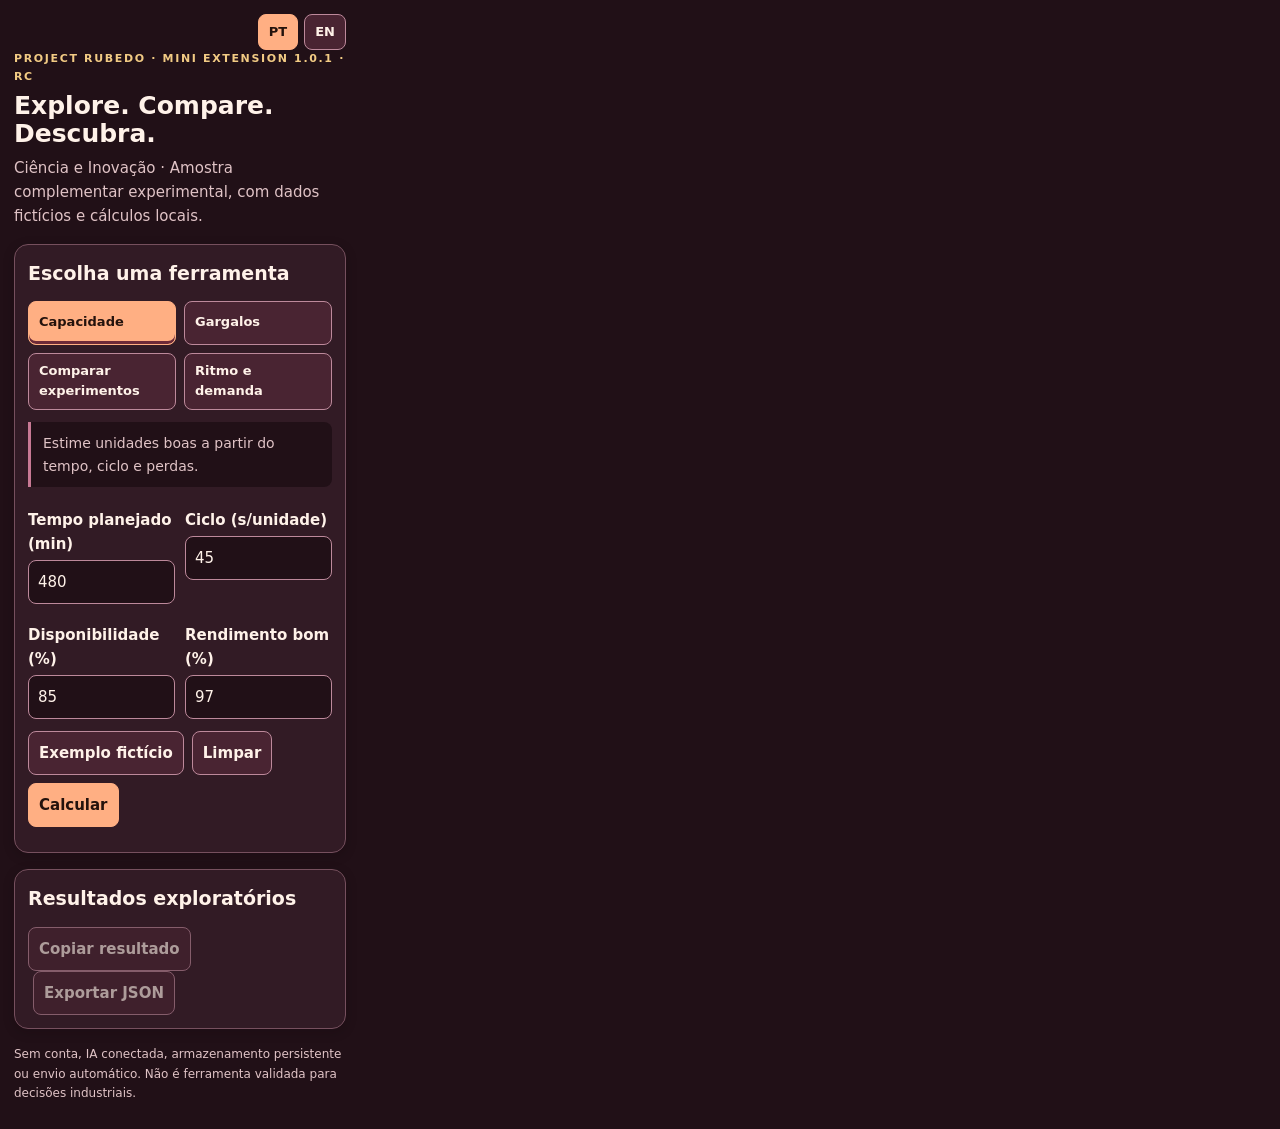
<file: extension/popup.html>
<!DOCTYPE html>

<html lang="pt-BR"><head><meta charset="utf-8"/><meta content="width=device-width,initial-scale=1" name="viewport"/><title>Rubedo Mini Extension — K&amp;G Vision</title><link href="style.css" rel="stylesheet"/></head><body class="popup"><a class="skip" href="#mini-main" data-pt="Ir ao conteúdo" data-en="Skip to content">Ir ao conteúdo</a><main id="mini-main" tabindex="-1"><header><div aria-label="Language" class="language"><button aria-pressed="true" id="pt">PT</button><button aria-pressed="false" id="en">EN</button></div><div class="eyebrow">PROJECT RUBEDO · MINI EXTENSION 1.0.1 · RC</div><h1 data-en="Explore. Compare. Discover." data-pt="Explore. Compare. Descubra.">Explore. Compare. Descubra.</h1><p data-en="Science &amp; Innovation · Experimental complementary sample with synthetic data and local calculations." data-pt="Ciência e Inovação · Amostra complementar experimental, com dados fictícios e cálculos locais.">Ciência e Inovação · Amostra complementar experimental, com dados fictícios e cálculos locais.</p></header><section class="panel"><h2 data-en="Choose a tool" data-pt="Escolha uma ferramenta">Escolha uma ferramenta</h2><div class="buttons tool-grid" role="group" aria-label="Ferramentas / Tools"><button aria-pressed="true" data-en="Capacity" data-mode="capacity" data-pt="Capacidade" aria-controls="panel-capacity">Capacidade</button><button aria-pressed="false" data-en="Bottlenecks" data-mode="line" data-pt="Gargalos" aria-controls="panel-line">Gargalos</button><button aria-pressed="false" data-en="Compare experiments" data-mode="experiment" data-pt="Comparar experimentos" aria-controls="panel-experiment">Comparar experimentos</button><button aria-pressed="false" data-en="Takt and demand" data-mode="takt" data-pt="Ritmo e demanda" aria-controls="panel-takt">Ritmo e demanda</button></div><p class="tool-guide" id="tool-guide" role="status"></p><div class="fields" data-panel="capacity" id="panel-capacity" aria-describedby="tool-guide"><div><label data-en="Planned time (min)" data-pt="Tempo planejado (min)" for="minutes">Tempo planejado (min)</label><input id="minutes" inputmode="decimal" value="480"/></div><div><label data-en="Cycle (s/unit)" data-pt="Ciclo (s/unidade)" for="cycle">Ciclo (s/unidade)</label><input id="cycle" inputmode="decimal" value="45"/></div><div><label data-en="Availability (%)" data-pt="Disponibilidade (%)" for="availability">Disponibilidade (%)</label><input id="availability" inputmode="decimal" value="85"/></div><div><label data-en="Good yield (%)" data-pt="Rendimento bom (%)" for="yield">Rendimento bom (%)</label><input id="yield" inputmode="decimal" value="97"/></div></div><div data-panel="line" hidden="" id="panel-line" aria-describedby="tool-guide"><label data-en="Station rates (units/h, separated by ;)" data-pt="Taxas das estações (un./h, separadas por ;)" for="rates">Taxas das estações (un./h, separadas por ;)</label><input id="rates" value="120; 95; 110"/><label data-en="Duration (min)" data-pt="Duração (min)" for="line-minutes">Duração (min)</label><input id="line-minutes" inputmode="decimal" value="480"/></div><div data-panel="experiment" hidden="" id="panel-experiment" aria-describedby="tool-guide"><p data-en="Separate numbers by semicolon, space or newline. Use a decimal comma or point." data-pt="Use números separados por ponto e vírgula, espaço ou quebra de linha. Decimal com vírgula ou ponto.">Use números separados por ponto e vírgula, espaço ou quebra de linha. Decimal com vírgula ou ponto.</p><label data-en="Series A (2–100 values)" data-pt="Série A (2–100 valores)" for="series-a">Série A (2–100 valores)</label><textarea id="series-a">12; 14; 13; 15; 16</textarea><label data-en="Series B (2–100 values)" data-pt="Série B (2–100 valores)" for="series-b">Série B (2–100 valores)</label><textarea id="series-b">15; 16; 17; 16; 18</textarea></div><div class="fields" data-panel="takt" hidden="" id="panel-takt" aria-describedby="tool-guide"><div><label data-en="Planned time (min)" data-pt="Tempo planejado (min)" for="takt-minutes">Tempo planejado (min)</label><input id="takt-minutes" inputmode="decimal" value="480"/></div><div><label data-en="Demand (good units)" data-pt="Demanda (unidades boas)" for="demand">Demanda (unidades boas)</label><input id="demand" inputmode="decimal" value="600"/></div><div><label data-en="Current cycle (s/unit)" data-pt="Ciclo atual (s/unidade)" for="takt-cycle">Ciclo atual (s/unidade)</label><input id="takt-cycle" inputmode="decimal" value="45"/></div><div><label data-en="Availability (%)" data-pt="Disponibilidade (%)" for="takt-availability">Disponibilidade (%)</label><input id="takt-availability" inputmode="decimal" value="85"/></div><div><label data-en="Good yield (%)" data-pt="Rendimento bom (%)" for="takt-yield">Rendimento bom (%)</label><input id="takt-yield" inputmode="decimal" value="97"/></div></div><div class="buttons"><button data-en="Synthetic example" data-pt="Exemplo fictício" id="sample">Exemplo fictício</button><button data-en="Clear" data-pt="Limpar" id="clear">Limpar</button><button class="primary" data-en="Calculate" data-pt="Calcular" id="run">Calcular</button></div></section><section class="panel"><h2 data-en="Exploratory results" data-pt="Resultados exploratórios">Resultados exploratórios</h2><div aria-live="polite" id="result"></div><p id="note" role="status"></p><button data-en="Copy result" data-pt="Copiar resultado" id="copy">Copiar resultado</button><button data-en="Export JSON" data-pt="Exportar JSON" id="export">Exportar JSON</button></section><footer><span data-en="No account, connected AI, persistent storage or automatic transmission. Not a validated industrial decision tool." data-pt="Sem conta, IA conectada, armazenamento persistente ou envio automático. Não é ferramenta validada para decisões industriais.">Sem conta, IA conectada, armazenamento persistente ou envio automático. Não é ferramenta validada para decisões industriais.</span> </footer></main><script src="core.js"></script><script src="ui.js"></script></body></html>
</file>
<file: assets/site.css>
:root{color-scheme:dark;--bg:#21100d;--panel:#2c1915;--ink:#f9e7d8;--muted:#d1ae94;--line:#624033;--gold:#eac477;--orange:#ee7441}*{box-sizing:border-box}html{scroll-behavior:smooth;scroll-padding-top:20px}body{margin:0;background:var(--bg);color:var(--ink);font:16px/1.65 system-ui,sans-serif}a{color:var(--gold);text-decoration:none}a:hover{text-decoration:underline}.wrap{max-width:1160px;padding:0 24px;margin:auto}.eco{background:#140c0b;border-bottom:1px solid var(--line)}.eco .wrap{display:flex;gap:20px;flex-wrap:wrap;padding-top:12px;padding-bottom:12px;font-size:13px}.eco a{color:var(--c,#f9e7d8);font-weight:650}.eco a:before{content:'';display:inline-block;width:7px;height:7px;background:currentColor;border-radius:50%;margin-right:7px}.header{border-bottom:1px solid var(--line)}.header .wrap{display:flex;align-items:center;justify-content:space-between;gap:16px;flex-wrap:wrap;padding-top:15px;padding-bottom:15px}.brand{display:flex;gap:10px;align-items:center;color:var(--ink);line-height:1.15}.brand img{width:48px}.brand small{display:block;color:var(--gold);font-size:10px;letter-spacing:.12em}.brand strong{font-size:23px;letter-spacing:.1em}.local{display:flex;gap:16px;flex-wrap:wrap;font-size:14px}.language{display:flex;gap:6px}button,.btn{display:inline-block;background:transparent;color:var(--ink);border:1px solid var(--line);padding:10px 15px;border-radius:8px;font:inherit;font-weight:650;cursor:pointer}.primary,button[aria-pressed=true]{background:var(--gold);color:#24120c;border-color:var(--gold)}.hero{padding:70px 0;background:radial-gradient(ellipse at 80% 40%,#58281c 0%,transparent 60%)}.hero .wrap{display:grid;grid-template-columns:1.25fr .75fr;gap:40px;align-items:center}.hero img{width:min(85%,300px);display:block;margin:auto}.eyebrow{font-weight:750;letter-spacing:.14em;color:var(--gold);font-size:12px;text-transform:uppercase}h1{font-size:clamp(40px,6.5vw,76px);line-height:1.06;margin:16px 0}h2{font-size:clamp(25px,4vw,38px);line-height:1.2;margin:10px 0 18px}h3{margin:10px 0;font-size:20px}p{color:var(--muted);max-width:76ch}.lead{font-size:19px}.actions{display:flex;gap:10px;flex-wrap:wrap;margin:22px 0}.section{padding:48px 0;border-top:1px solid var(--line)}.cards{display:grid;grid-template-columns:repeat(auto-fit,minmax(min(250px,100%),1fr));gap:16px}.card{padding:22px;background:var(--panel);border:1px solid var(--line);border-radius:14px}.card .num{color:var(--orange);font-size:13px;font-weight:700}.notice{border-left:3px solid var(--gold);padding:8px 16px;margin:24px 0}.footer{padding:28px 0;background:#140c0b;font-size:13px}.footer .wrap{display:flex;gap:14px;flex-wrap:wrap;justify-content:space-between}.skip{position:absolute;left:-999px}.skip:focus{left:8px;top:8px;background:var(--gold);color:#21100d;padding:10px;z-index:2}:focus-visible{outline:3px solid var(--gold);outline-offset:3px}@media(max-width:650px){.hero .wrap{grid-template-columns:1fr}.hero img{width:180px}.hero{padding:40px 0}.wrap{padding:0 18px}.eco .wrap{gap:10px 14px}.section{padding:34px 0}}@media(prefers-reduced-motion:reduce){html{scroll-behavior:auto}}
.ecosystem-rows{display:grid;gap:10px;margin:20px 0}.eco-row{display:grid;grid-template-columns:150px 1fr;gap:18px;align-items:center;padding:16px 20px;background:var(--panel);border:1px solid var(--line);border-left:4px solid var(--project);border-radius:10px}.eco-row>strong{color:var(--project);letter-spacing:.08em}.eco-row h3,.eco-row p{margin:0}.faq{margin:10px 0}.faq summary{cursor:pointer;font-weight:650}.fields{display:grid;grid-template-columns:repeat(auto-fit,minmax(180px,1fr));gap:12px;margin-bottom:16px}label{display:block;font-weight:650;margin:8px 0 4px}input,textarea{width:100%;color:var(--ink);background:var(--bg);border:1px solid var(--line);padding:10px 12px;border-radius:8px;font:inherit}textarea{resize:vertical}.table-scroll{overflow-x:auto;margin:16px 0}table{width:100%;border-collapse:collapse;font-variant-numeric:tabular-nums}th,td{text-align:left;padding:10px;border-bottom:1px solid var(--line)}th{color:var(--gold)}.local .btn{padding:5px 9px}@media(max-width:650px){.eco-row{grid-template-columns:1fr;gap:5px}}
.model-chart{display:block;width:100%;max-width:600px;margin:12px auto 20px;background:#21100d;border:1px solid var(--line);border-radius:12px}.notice input[type=file]{margin:10px 0}.card a{display:inline-block;margin-top:6px}.local{row-gap:8px}button:disabled{opacity:.5;cursor:default}.hero .lead{max-width:54ch} .table-scroll td{overflow-wrap:anywhere}

.demo-results{display:grid;grid-template-columns:repeat(auto-fit,minmax(140px,1fr));gap:12px}.demo-results>div{background:var(--bg);border:1px solid var(--line);padding:14px;border-radius:10px}.demo-results strong{display:block;color:var(--gold);font-size:26px;font-variant-numeric:tabular-nums}.demo-track{height:12px;background:var(--bg);border-radius:8px;overflow:hidden;margin-top:16px}.demo-track div{height:100%;background:linear-gradient(90deg,#b52f2b,#ee7441,#eac477)}input[type=range]{accent-color:var(--gold);padding:0}

.eco a:has(img):before{display:none}.eco a:has(img){display:inline-flex;align-items:center;gap:4px}.eco a img{display:block;flex:none}

/* Explicit high contrast brand on the dark header, including visited links. */
.header{background:#21100D;color:#FFF5EB}.header .brand,.header .brand:visited{color:#FFF5EB}.header .brand strong{color:#FFF5EB;font-weight:800}.header .brand small{color:#F2B77D;font-weight:700}.header .brand small:last-child{color:#E8CDB7}

/* Research inherits the official Rubedo portal palette; warm high-contrast controls. */
body.research-workspace{--control:#b88666;--wine:var(--orange)}
.research-workspace .header{background:var(--bg)}
.research-workspace .wrap{min-width:0}
.research-workspace .section{padding:clamp(28px,5vw,58px) 0;scroll-margin-top:12px}
.research-workspace .section .wrap{max-width:1080px}
.research-workspace h1{font-size:clamp(32px,5vw,60px);overflow-wrap:anywhere}
.research-workspace .card{min-width:0;padding:clamp(14px,3vw,26px)}
.research-workspace .header .wrap{align-items:center}
.research-workspace .local{width:100%;display:grid;grid-template-columns:repeat(3,minmax(0,1fr));gap:12px;order:3}
.research-workspace .nav-group{min-width:0;border:1px solid var(--line);border-radius:10px;padding:10px}
.research-workspace .nav-group strong{display:block;color:var(--muted);font-size:12px;margin-bottom:6px}
.research-workspace .nav-links{display:flex;flex-wrap:wrap;gap:6px}
.research-workspace .local .btn{font-size:13px;min-height:36px;display:inline-flex;align-items:center;padding:5px 9px;overflow-wrap:anywhere}
.research-workspace .fields{grid-template-columns:repeat(auto-fit,minmax(min(200px,100%),1fr));gap:14px}
.research-workspace :is(input,textarea,select){max-width:100%;min-width:0;background:var(--bg);color:var(--ink);border:1px solid var(--control);border-radius:8px;padding:10px 12px;font:inherit}
.research-workspace :is(button,.btn){border-color:var(--control);min-height:44px}
.research-workspace :is(.primary,button[aria-pressed=true]){border-color:var(--gold)}
.research-workspace :is(button,.btn):hover:not(:disabled){box-shadow:inset 0 0 0 1px var(--gold)}
.research-workspace a:not(.btn):not(.brand){text-underline-offset:3px}
.research-workspace .card a:not(.btn){text-decoration:underline}
.research-workspace .model-guide{margin:14px 0 20px;border-left:3px solid var(--wine);padding:8px 14px;background:var(--panel);color:var(--ink);border-radius:0 8px 8px 0;max-width:76ch}
.research-workspace .model-guide summary{cursor:pointer;font-weight:700;padding:5px 0}
.research-workspace .model-guide p{margin:8px 0;font-size:14px}
.research-workspace .table-scroll{max-width:100%;min-width:0}
.research-workspace .table-scroll:focus-visible{outline-offset:-3px}
.research-workspace table{background:var(--bg);border-radius:8px}
.research-workspace caption{text-align:left;font-weight:700;color:var(--muted);padding:8px 0}
.research-workspace th{background:var(--panel)}
.research-workspace tbody tr:nth-child(even){background:var(--panel)}
.research-workspace #st-table table{min-width:1040px;table-layout:auto}
.research-workspace #st-table td{min-width:70px;max-width:240px;overflow-wrap:anywhere}
.research-workspace pre{background:var(--bg);padding:16px;border:1px solid var(--line);border-radius:10px;font:inherit;font-variant-numeric:tabular-nums;overflow-wrap:anywhere;white-space:pre-wrap}
.research-workspace pre:empty{display:none}
.research-workspace .model-chart{background:var(--bg);border-color:var(--control);max-width:720px}
.research-workspace .chart-caption{font-size:14px;text-align:center;margin:0 auto 18px}
.research-workspace :focus-visible{outline:3px solid var(--gold);outline-offset:3px}
@media(max-width:760px){.research-workspace .local{grid-template-columns:1fr}.research-workspace .nav-group{padding:8px}.research-workspace .actions{gap:8px}.research-workspace .wrap{padding-inline:14px}}
@media(prefers-reduced-motion:reduce){.research-workspace *, .research-workspace *::before,.research-workspace *::after{scroll-behavior:auto!important;animation:none!important;transition:none!important}}
</file>
<file: extension/style.css>
:root{color-scheme:dark;--bg:#1b100f;--panel:#2a1916;--ink:#fff0df;--muted:#d0b6a1;--accent:#f2a263;--gold:#efc578;--line:#654033}*{box-sizing:border-box}body{margin:0;background:var(--bg);color:var(--ink);font:15px/1.6 system-ui,sans-serif}main{max-width:920px;margin:auto;padding:24px}a{color:var(--gold)}h1{font-size:clamp(26px,4vw,42px);line-height:1.12;margin:7px 0}h2{font-size:19px;margin:0 0 10px}p,small,footer{color:var(--muted)}.eyebrow{font-size:11px;letter-spacing:.15em;font-weight:700;color:var(--gold)}.panel{background:var(--panel);border:1px solid var(--line);border-radius:14px;padding:20px;margin:16px 0}.buttons,.nav{display:flex;flex-wrap:wrap;gap:8px;margin:12px 0;align-items:center}.nav{font-size:13px;gap:14px}button{font:inherit;font-weight:650;background:#40251d;color:var(--ink);border:1px solid var(--line);border-radius:8px;padding:9px 13px;cursor:pointer}button[aria-pressed=true],.primary{background:var(--accent);color:#24120c;border-color:var(--accent)}label{display:block;font-weight:600;margin:9px 0 4px}input,textarea{font:inherit;width:100%;background:#1b100f;color:var(--ink);border:1px solid var(--line);border-radius:8px;padding:9px}textarea{min-height:85px;resize:vertical}.fields{display:grid;grid-template-columns:repeat(auto-fit,minmax(min(160px,100%),1fr));gap:10px}.metric{padding:10px 0;border-bottom:1px solid var(--line);display:flex;flex-wrap:wrap;gap:8px;justify-content:space-between}.metric strong{color:var(--gold);font-variant-numeric:tabular-nums}.popup{min-width:340px;max-width:420px}.popup main{padding:14px}.popup h1{font-size:25px}.popup .panel{padding:12px}.popup button{padding:7px 10px}[hidden]{display:none!important}:focus-visible{outline:3px solid var(--gold);outline-offset:3px}footer{font-size:12px}
.language{display:flex;gap:6px;justify-content:flex-end}.language button{padding:5px 10px;font-size:13px}button:disabled{opacity:.5;cursor:default}button#export{margin-left:5px}.metric{overflow-wrap:anywhere}.popup .fields{grid-template-columns:1fr 1fr}.popup .metric{font-size:13px}.popup footer{padding-bottom:12px}@media(max-width:360px){.popup .fields{grid-template-columns:1fr}} 

/* Stage 04: shared Mini Lab and popup, with no new permissions or assets. */
:root{--bg:#211017;--panel:#321b25;--ink:#fff2e9;--muted:#e0c3c6;--line:#76505e;--control:#bd899b;--accent:#ffaf83;--gold:#f2cb84}
body{overflow-wrap:anywhere}main{min-width:0}header p{margin-top:8px}
.panel{min-width:0;box-shadow:0 3px 12px #10070b33}
input,textarea{background:var(--bg);border-color:var(--control);min-width:0}
button{background:#492432;border-color:var(--control);min-height:44px}
button[aria-pressed=true],.primary{color:#24120c;background:var(--accent);border-color:var(--accent)}
button:disabled{opacity:.6}
.tool-grid{display:grid;grid-template-columns:repeat(2,minmax(0,1fr));gap:8px}
.tool-grid button{text-align:left;white-space:normal;min-width:0;min-height:44px;overflow-wrap:anywhere}
.tool-grid button[aria-pressed=true]{box-shadow:inset 0 -3px #6d2a38}
.tool-guide{background:var(--bg);border-left:3px solid #c87994;border-radius:0 8px 8px 0;padding:10px 12px;font-size:14px;margin:12px 0}
.metric{border-bottom:1px solid var(--line);align-items:baseline;gap:6px}
.metric strong{font-size:1.06em;overflow-wrap:anywhere}
#result:not(:empty){padding:0 12px;background:var(--bg);border-radius:9px}
#note{font-size:14px}
.popup{min-width:0;width:360px;max-width:100vw}
.popup .panel{padding:13px}.popup .tool-grid button{font-size:13px}
.popup .fields{grid-template-columns:repeat(2,minmax(0,1fr))}
.popup .fields>div{min-width:0}
.popup button{min-height:44px}
.language button{min-height:36px}
.skip{position:absolute;left:-999px;top:8px}
.skip:focus{left:8px;z-index:3;background:var(--gold);color:var(--bg);padding:10px;border-radius:6px}
@media(max-width:360px){main{padding:14px}.popup .fields{grid-template-columns:1fr}.panel{padding:13px}.tool-grid button{font-size:13px}}
@media(prefers-reduced-motion:reduce){*{scroll-behavior:auto!important;animation:none!important;transition:none!important}}
</file>
<file: mini/theme.css>
/* Web-only Rubedo palette, aligned with the official portal. The signed-off extension ZIP is unchanged. */
:root{color-scheme:dark;--bg:#21100d;--panel:#2c1915;--ink:#f9e7d8;--muted:#d1ae94;--line:#624033;--gold:#eac477;--orange:#ee7441;--control:#b88666;--accent:var(--gold)}
button{background:#40251d;border-color:var(--control)}
button[aria-pressed=true],.primary{background:var(--gold);border-color:var(--gold);color:#24120c}
.tool-grid button[aria-pressed=true]{box-shadow:inset 0 -3px #9b4d2e}
.tool-guide{border-left-color:var(--orange)}
.panel{box-shadow:0 3px 12px #10070b33}
</file>
